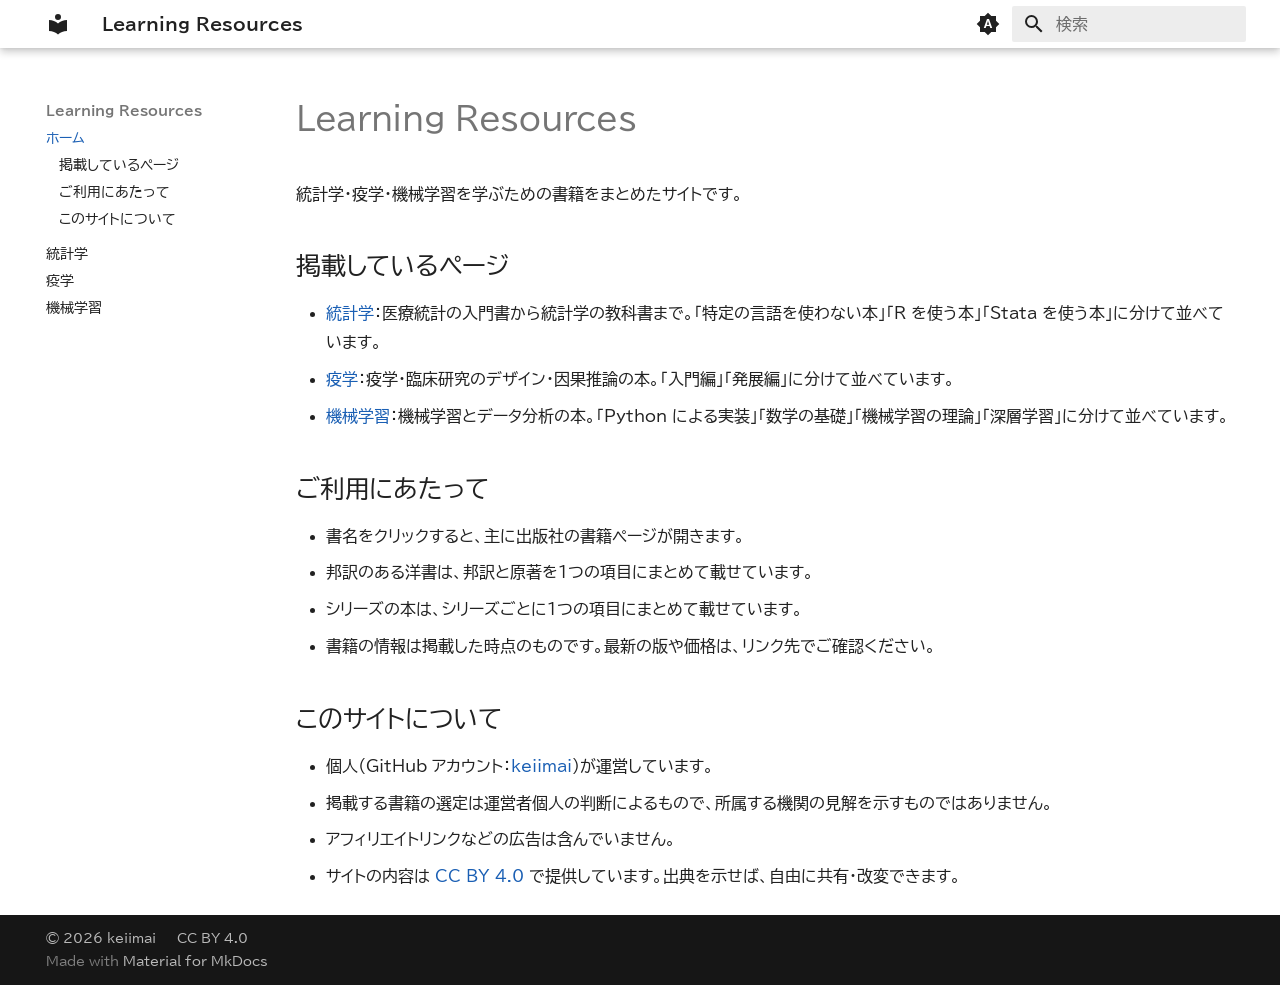
<file: index.html>
<!doctype html>
<html lang="ja" class="no-js">
  <head>
    
      <meta charset="utf-8">
      <meta name="viewport" content="width=device-width,initial-scale=1">
      
      
      
        <link rel="canonical" href="https://keiimai.github.io/learning_resources/">
      
      
      
        <link rel="next" href="statistics_books/">
      
      
        
      
      
      <link rel="icon" href="assets/images/favicon.png">
      <meta name="generator" content="mkdocs-1.6.1, mkdocs-material-9.7.7">
    
    
      
        <title>Learning Resources</title>
      
    
    
      <link rel="stylesheet" href="assets/stylesheets/main.ec1eaa64.min.css">
      
        
        <link rel="stylesheet" href="assets/stylesheets/palette.ab4e12ef.min.css">
      
      


    
    
      
    
    
      
        
        
        <link rel="preconnect" href="https://fonts.gstatic.com" crossorigin>
        <link rel="stylesheet" href="https://fonts.googleapis.com/css?family=BIZ+UDPGothic:300,300i,400,400i,700,700i%7CRoboto+Mono:400,400i,700,700i&display=fallback">
        <style>:root{--md-text-font:"BIZ UDPGothic";--md-code-font:"Roboto Mono"}</style>
      
    
    
      <link rel="stylesheet" href="stylesheets/extra.css">
    
    <script>__md_scope=new URL(".",location),__md_hash=e=>[...e].reduce(((e,_)=>(e<<5)-e+_.charCodeAt(0)),0),__md_get=(e,_=localStorage,t=__md_scope)=>JSON.parse(_.getItem(t.pathname+"."+e)),__md_set=(e,_,t=localStorage,a=__md_scope)=>{try{t.setItem(a.pathname+"."+e,JSON.stringify(_))}catch(e){}}</script>
    
      

    
    
  </head>
  
  
    
    
      
    
    
    
    
    <body dir="ltr" data-md-color-scheme="default" data-md-color-primary="indigo" data-md-color-accent="indigo">
  
    
    <input class="md-toggle" data-md-toggle="drawer" type="checkbox" id="__drawer" autocomplete="off">
    <input class="md-toggle" data-md-toggle="search" type="checkbox" id="__search" autocomplete="off">
    <label class="md-overlay" for="__drawer"></label>
    <div data-md-component="skip">
      
        
        <a href="#learning-resources" class="md-skip">
          コンテンツにスキップ
        </a>
      
    </div>
    <div data-md-component="announce">
      
    </div>
    
    
      

  

<header class="md-header md-header--shadow" data-md-component="header">
  <nav class="md-header__inner md-grid" aria-label="ヘッダー">
    <a href="." title="Learning Resources" class="md-header__button md-logo" aria-label="Learning Resources" data-md-component="logo">
      
  
  <svg xmlns="http://www.w3.org/2000/svg" viewBox="0 0 24 24"><path d="M12 8a3 3 0 0 0 3-3 3 3 0 0 0-3-3 3 3 0 0 0-3 3 3 3 0 0 0 3 3m0 3.54C9.64 9.35 6.5 8 3 8v11c3.5 0 6.64 1.35 9 3.54 2.36-2.19 5.5-3.54 9-3.54V8c-3.5 0-6.64 1.35-9 3.54"/></svg>

    </a>
    <label class="md-header__button md-icon" for="__drawer">
      
      <svg xmlns="http://www.w3.org/2000/svg" viewBox="0 0 24 24"><path d="M3 6h18v2H3zm0 5h18v2H3zm0 5h18v2H3z"/></svg>
    </label>
    <div class="md-header__title" data-md-component="header-title">
      <div class="md-header__ellipsis">
        <div class="md-header__topic">
          <span class="md-ellipsis">
            Learning Resources
          </span>
        </div>
        <div class="md-header__topic" data-md-component="header-topic">
          <span class="md-ellipsis">
            
              ホーム
            
          </span>
        </div>
      </div>
    </div>
    
      
        <form class="md-header__option" data-md-component="palette">
  
    
    
    
    <input class="md-option" data-md-color-media="(prefers-color-scheme)" data-md-color-scheme="default" data-md-color-primary="indigo" data-md-color-accent="indigo"  aria-label="白い背景に切り替え"  type="radio" name="__palette" id="__palette_0">
    
      <label class="md-header__button md-icon" title="白い背景に切り替え" for="__palette_1" hidden>
        <svg xmlns="http://www.w3.org/2000/svg" viewBox="0 0 24 24"><path d="m14.3 16-.7-2h-3.2l-.7 2H7.8L11 7h2l3.2 9zM20 8.69V4h-4.69L12 .69 8.69 4H4v4.69L.69 12 4 15.31V20h4.69L12 23.31 15.31 20H20v-4.69L23.31 12zm-9.15 3.96h2.3L12 9z"/></svg>
      </label>
    
  
    
    
    
    <input class="md-option" data-md-color-media="(prefers-color-scheme: light)" data-md-color-scheme="default" data-md-color-primary="white" data-md-color-accent="blue"  aria-label="黒い背景に切り替え"  type="radio" name="__palette" id="__palette_1">
    
      <label class="md-header__button md-icon" title="黒い背景に切り替え" for="__palette_2" hidden>
        <svg xmlns="http://www.w3.org/2000/svg" viewBox="0 0 24 24"><path d="M12 8a4 4 0 0 0-4 4 4 4 0 0 0 4 4 4 4 0 0 0 4-4 4 4 0 0 0-4-4m0 10a6 6 0 0 1-6-6 6 6 0 0 1 6-6 6 6 0 0 1 6 6 6 6 0 0 1-6 6m8-9.31V4h-4.69L12 .69 8.69 4H4v4.69L.69 12 4 15.31V20h4.69L12 23.31 15.31 20H20v-4.69L23.31 12z"/></svg>
      </label>
    
  
    
    
    
    <input class="md-option" data-md-color-media="(prefers-color-scheme: dark)" data-md-color-scheme="slate" data-md-color-primary="black" data-md-color-accent="light-blue"  aria-label="システムの設定に合わせる"  type="radio" name="__palette" id="__palette_2">
    
      <label class="md-header__button md-icon" title="システムの設定に合わせる" for="__palette_0" hidden>
        <svg xmlns="http://www.w3.org/2000/svg" viewBox="0 0 24 24"><path d="M12 18c-.89 0-1.74-.2-2.5-.55C11.56 16.5 13 14.42 13 12s-1.44-4.5-3.5-5.45C10.26 6.2 11.11 6 12 6a6 6 0 0 1 6 6 6 6 0 0 1-6 6m8-9.31V4h-4.69L12 .69 8.69 4H4v4.69L.69 12 4 15.31V20h4.69L12 23.31 15.31 20H20v-4.69L23.31 12z"/></svg>
      </label>
    
  
</form>
      
    
    
      <script>var palette=__md_get("__palette");if(palette&&palette.color){if("(prefers-color-scheme)"===palette.color.media){var media=matchMedia("(prefers-color-scheme: light)"),input=document.querySelector(media.matches?"[data-md-color-media='(prefers-color-scheme: light)']":"[data-md-color-media='(prefers-color-scheme: dark)']");palette.color.media=input.getAttribute("data-md-color-media"),palette.color.scheme=input.getAttribute("data-md-color-scheme"),palette.color.primary=input.getAttribute("data-md-color-primary"),palette.color.accent=input.getAttribute("data-md-color-accent")}for(var[key,value]of Object.entries(palette.color))document.body.setAttribute("data-md-color-"+key,value)}</script>
    
    
    
      
      
        <label class="md-header__button md-icon" for="__search">
          
          <svg xmlns="http://www.w3.org/2000/svg" viewBox="0 0 24 24"><path d="M9.5 3A6.5 6.5 0 0 1 16 9.5c0 1.61-.59 3.09-1.56 4.23l.27.27h.79l5 5-1.5 1.5-5-5v-.79l-.27-.27A6.52 6.52 0 0 1 9.5 16 6.5 6.5 0 0 1 3 9.5 6.5 6.5 0 0 1 9.5 3m0 2C7 5 5 7 5 9.5S7 14 9.5 14 14 12 14 9.5 12 5 9.5 5"/></svg>
        </label>
        <div class="md-search" data-md-component="search" role="dialog">
  <label class="md-search__overlay" for="__search"></label>
  <div class="md-search__inner" role="search">
    <form class="md-search__form" name="search">
      <input type="text" class="md-search__input" name="query" aria-label="検索" placeholder="検索" autocapitalize="off" autocorrect="off" autocomplete="off" spellcheck="false" data-md-component="search-query" required>
      <label class="md-search__icon md-icon" for="__search">
        
        <svg xmlns="http://www.w3.org/2000/svg" viewBox="0 0 24 24"><path d="M9.5 3A6.5 6.5 0 0 1 16 9.5c0 1.61-.59 3.09-1.56 4.23l.27.27h.79l5 5-1.5 1.5-5-5v-.79l-.27-.27A6.52 6.52 0 0 1 9.5 16 6.5 6.5 0 0 1 3 9.5 6.5 6.5 0 0 1 9.5 3m0 2C7 5 5 7 5 9.5S7 14 9.5 14 14 12 14 9.5 12 5 9.5 5"/></svg>
        
        <svg xmlns="http://www.w3.org/2000/svg" viewBox="0 0 24 24"><path d="M20 11v2H8l5.5 5.5-1.42 1.42L4.16 12l7.92-7.92L13.5 5.5 8 11z"/></svg>
      </label>
      <nav class="md-search__options" aria-label="検索">
        
        <button type="reset" class="md-search__icon md-icon" title="クリア" aria-label="クリア" tabindex="-1">
          
          <svg xmlns="http://www.w3.org/2000/svg" viewBox="0 0 24 24"><path d="M19 6.41 17.59 5 12 10.59 6.41 5 5 6.41 10.59 12 5 17.59 6.41 19 12 13.41 17.59 19 19 17.59 13.41 12z"/></svg>
        </button>
      </nav>
      
    </form>
    <div class="md-search__output">
      <div class="md-search__scrollwrap" tabindex="0" data-md-scrollfix>
        <div class="md-search-result" data-md-component="search-result">
          <div class="md-search-result__meta">
            検索を初期化
          </div>
          <ol class="md-search-result__list" role="presentation"></ol>
        </div>
      </div>
    </div>
  </div>
</div>
      
    
    
  </nav>
  
</header>
    
    <div class="md-container" data-md-component="container">
      
      
        
          
        
      
      <main class="md-main" data-md-component="main">
        <div class="md-main__inner md-grid">
          
            
              
              <div class="md-sidebar md-sidebar--primary" data-md-component="sidebar" data-md-type="navigation" >
                <div class="md-sidebar__scrollwrap">
                  <div class="md-sidebar__inner">
                    



  

<nav class="md-nav md-nav--primary md-nav--integrated" aria-label="ナビゲーション" data-md-level="0">
  <label class="md-nav__title" for="__drawer">
    <a href="." title="Learning Resources" class="md-nav__button md-logo" aria-label="Learning Resources" data-md-component="logo">
      
  
  <svg xmlns="http://www.w3.org/2000/svg" viewBox="0 0 24 24"><path d="M12 8a3 3 0 0 0 3-3 3 3 0 0 0-3-3 3 3 0 0 0-3 3 3 3 0 0 0 3 3m0 3.54C9.64 9.35 6.5 8 3 8v11c3.5 0 6.64 1.35 9 3.54 2.36-2.19 5.5-3.54 9-3.54V8c-3.5 0-6.64 1.35-9 3.54"/></svg>

    </a>
    Learning Resources
  </label>
  
  <ul class="md-nav__list" data-md-scrollfix>
    
      
      
  
  
    
  
  
  
    <li class="md-nav__item md-nav__item--active">
      
      <input class="md-nav__toggle md-toggle" type="checkbox" id="__toc">
      
      
        
      
      
        <label class="md-nav__link md-nav__link--active" for="__toc">
          
  
  
  <span class="md-ellipsis">
    
  
    ホーム
  

    
  </span>
  
  

          <span class="md-nav__icon md-icon"></span>
        </label>
      
      <a href="." class="md-nav__link md-nav__link--active">
        
  
  
  <span class="md-ellipsis">
    
  
    ホーム
  

    
  </span>
  
  

      </a>
      
        

<nav class="md-nav md-nav--secondary" aria-label="目次">
  
  
  
    
  
  
    <label class="md-nav__title" for="__toc">
      <span class="md-nav__icon md-icon"></span>
      目次
    </label>
    <ul class="md-nav__list" data-md-component="toc" data-md-scrollfix>
      
        <li class="md-nav__item">
  <a href="#_1" class="md-nav__link">
    <span class="md-ellipsis">
      
        掲載しているページ
      
    </span>
  </a>
  
</li>
      
        <li class="md-nav__item">
  <a href="#_2" class="md-nav__link">
    <span class="md-ellipsis">
      
        ご利用にあたって
      
    </span>
  </a>
  
</li>
      
        <li class="md-nav__item">
  <a href="#_3" class="md-nav__link">
    <span class="md-ellipsis">
      
        このサイトについて
      
    </span>
  </a>
  
</li>
      
    </ul>
  
</nav>
      
    </li>
  

    
      
      
  
  
  
  
    <li class="md-nav__item">
      <a href="statistics_books/" class="md-nav__link">
        
  
  
  <span class="md-ellipsis">
    
  
    統計学
  

    
  </span>
  
  

      </a>
    </li>
  

    
      
      
  
  
  
  
    <li class="md-nav__item">
      <a href="epidemiology_books/" class="md-nav__link">
        
  
  
  <span class="md-ellipsis">
    
  
    疫学
  

    
  </span>
  
  

      </a>
    </li>
  

    
      
      
  
  
  
  
    <li class="md-nav__item">
      <a href="machine_learning_books/" class="md-nav__link">
        
  
  
  <span class="md-ellipsis">
    
  
    機械学習
  

    
  </span>
  
  

      </a>
    </li>
  

    
  </ul>
</nav>
                  </div>
                </div>
              </div>
            
            
          
          
            <div class="md-content" data-md-component="content">
              
              <article class="md-content__inner md-typeset">
                
                  



<h1 id="learning-resources">Learning Resources</h1>
<p>統計学・疫学・機械学習を学ぶための書籍をまとめたサイトです。</p>
<h2 id="_1">掲載しているページ</h2>
<ul>
<li><a href="statistics_books/">統計学</a>：医療統計の入門書から統計学の教科書まで。「特定の言語を使わない本」「R を使う本」「Stata を使う本」に分けて並べています。</li>
<li><a href="epidemiology_books/">疫学</a>：疫学・臨床研究のデザイン・因果推論の本。「入門編」「発展編」に分けて並べています。</li>
<li><a href="machine_learning_books/">機械学習</a>：機械学習とデータ分析の本。「Python による実装」「数学の基礎」「機械学習の理論」「深層学習」に分けて並べています。</li>
</ul>
<h2 id="_2">ご利用にあたって</h2>
<ul>
<li>書名をクリックすると、主に出版社の書籍ページが開きます。</li>
<li>邦訳のある洋書は、邦訳と原著を1つの項目にまとめて載せています。</li>
<li>シリーズの本は、シリーズごとに1つの項目にまとめて載せています。</li>
<li>書籍の情報は掲載した時点のものです。最新の版や価格は、リンク先でご確認ください。</li>
</ul>
<h2 id="_3">このサイトについて</h2>
<ul>
<li>個人（GitHub アカウント：<a href="https://github.com/keiimai">keiimai</a>）が運営しています。</li>
<li>掲載する書籍の選定は運営者個人の判断によるもので、所属する機関の見解を示すものではありません。</li>
<li>アフィリエイトリンクなどの広告は含んでいません。</li>
<li>サイトの内容は <a href="https://creativecommons.org/licenses/by/4.0/deed.ja">CC BY 4.0</a> で提供しています。出典を示せば、自由に共有・改変できます。</li>
</ul>












                
              </article>
            </div>
          
          
<script>var target=document.getElementById(location.hash.slice(1));target&&target.name&&(target.checked=target.name.startsWith("__tabbed_"))</script>
        </div>
        
      </main>
      
        <footer class="md-footer">
  
  <div class="md-footer-meta md-typeset">
    <div class="md-footer-meta__inner md-grid">
      <div class="md-copyright">
  
    <div class="md-copyright__highlight">
      &copy; 2026 keiimai — <a href="https://creativecommons.org/licenses/by/4.0/deed.ja">CC BY 4.0</a>
    </div>
  
  
    Made with
    <a href="https://squidfunk.github.io/mkdocs-material/" target="_blank" rel="noopener">
      Material for MkDocs
    </a>
  
</div>
      
    </div>
  </div>
</footer>
      
    </div>
    <div class="md-dialog" data-md-component="dialog">
      <div class="md-dialog__inner md-typeset"></div>
    </div>
    
    
    
      
      
      <script id="__config" type="application/json">{"annotate": null, "base": ".", "features": ["toc.integrate"], "search": "assets/javascripts/workers/search.2c215733.min.js", "tags": null, "translations": {"clipboard.copied": "\u30b3\u30d4\u30fc\u3057\u307e\u3057\u305f", "clipboard.copy": "\u30af\u30ea\u30c3\u30d7\u30dc\u30fc\u30c9\u3078\u30b3\u30d4\u30fc", "search.result.more.one": "\u3053\u306e\u30da\u30fc\u30b8\u5185\u306b\u3082\u30461\u4ef6\u898b\u3064\u304b\u308a\u307e\u3057\u305f", "search.result.more.other": "\u3053\u306e\u30da\u30fc\u30b8\u5185\u306b\u3042\u3068#\u4ef6\u898b\u3064\u304b\u308a\u307e\u3057\u305f", "search.result.none": "\u4f55\u3082\u898b\u3064\u304b\u308a\u307e\u305b\u3093\u3067\u3057\u305f", "search.result.one": "1\u4ef6\u898b\u3064\u304b\u308a\u307e\u3057\u305f", "search.result.other": "#\u4ef6\u898b\u3064\u304b\u308a\u307e\u3057\u305f", "search.result.placeholder": "\u691c\u7d22\u30ad\u30fc\u30ef\u30fc\u30c9\u3092\u5165\u529b\u3057\u3066\u304f\u3060\u3055\u3044", "search.result.term.missing": "\u691c\u7d22\u306b\u542b\u307e\u308c\u306a\u3044", "select.version": "\u30d0\u30fc\u30b8\u30e7\u30f3\u5207\u308a\u66ff\u3048"}, "version": null}</script>
    
    
      <script src="assets/javascripts/bundle.d7400e89.min.js"></script>
      
    
  </body>
</html>
</file>
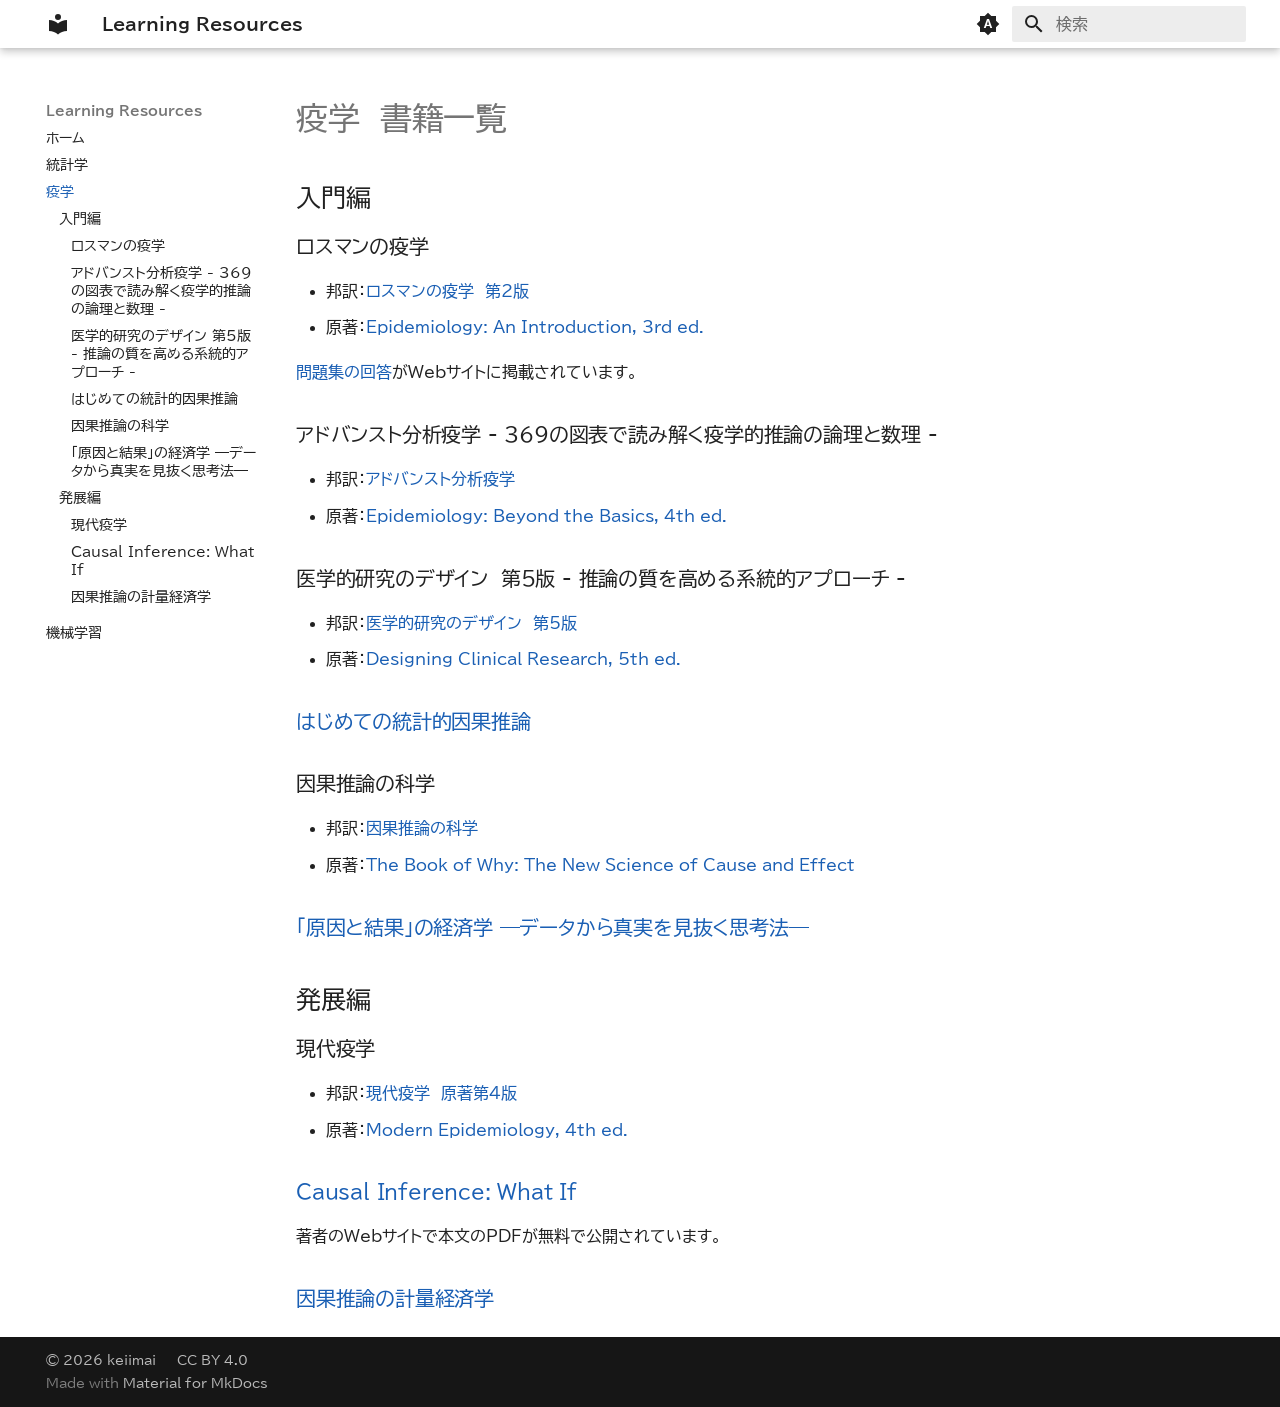
<file: epidemiology_books/index.html>
<!doctype html>
<html lang="ja" class="no-js">
  <head>
    
      <meta charset="utf-8">
      <meta name="viewport" content="width=device-width,initial-scale=1">
      
      
      
        <link rel="canonical" href="https://keiimai.github.io/learning_resources/epidemiology_books/">
      
      
        <link rel="prev" href="../statistics_books/">
      
      
        <link rel="next" href="../machine_learning_books/">
      
      
        
      
      
      <link rel="icon" href="../assets/images/favicon.png">
      <meta name="generator" content="mkdocs-1.6.1, mkdocs-material-9.7.7">
    
    
      
        <title>疫学 - Learning Resources</title>
      
    
    
      <link rel="stylesheet" href="../assets/stylesheets/main.ec1eaa64.min.css">
      
        
        <link rel="stylesheet" href="../assets/stylesheets/palette.ab4e12ef.min.css">
      
      


    
    
      
    
    
      
        
        
        <link rel="preconnect" href="https://fonts.gstatic.com" crossorigin>
        <link rel="stylesheet" href="https://fonts.googleapis.com/css?family=BIZ+UDPGothic:300,300i,400,400i,700,700i%7CRoboto+Mono:400,400i,700,700i&display=fallback">
        <style>:root{--md-text-font:"BIZ UDPGothic";--md-code-font:"Roboto Mono"}</style>
      
    
    
      <link rel="stylesheet" href="../stylesheets/extra.css">
    
    <script>__md_scope=new URL("..",location),__md_hash=e=>[...e].reduce(((e,_)=>(e<<5)-e+_.charCodeAt(0)),0),__md_get=(e,_=localStorage,t=__md_scope)=>JSON.parse(_.getItem(t.pathname+"."+e)),__md_set=(e,_,t=localStorage,a=__md_scope)=>{try{t.setItem(a.pathname+"."+e,JSON.stringify(_))}catch(e){}}</script>
    
      

    
    
  </head>
  
  
    
    
      
    
    
    
    
    <body dir="ltr" data-md-color-scheme="default" data-md-color-primary="indigo" data-md-color-accent="indigo">
  
    
    <input class="md-toggle" data-md-toggle="drawer" type="checkbox" id="__drawer" autocomplete="off">
    <input class="md-toggle" data-md-toggle="search" type="checkbox" id="__search" autocomplete="off">
    <label class="md-overlay" for="__drawer"></label>
    <div data-md-component="skip">
      
        
        <a href="#_1" class="md-skip">
          コンテンツにスキップ
        </a>
      
    </div>
    <div data-md-component="announce">
      
    </div>
    
    
      

  

<header class="md-header md-header--shadow" data-md-component="header">
  <nav class="md-header__inner md-grid" aria-label="ヘッダー">
    <a href=".." title="Learning Resources" class="md-header__button md-logo" aria-label="Learning Resources" data-md-component="logo">
      
  
  <svg xmlns="http://www.w3.org/2000/svg" viewBox="0 0 24 24"><path d="M12 8a3 3 0 0 0 3-3 3 3 0 0 0-3-3 3 3 0 0 0-3 3 3 3 0 0 0 3 3m0 3.54C9.64 9.35 6.5 8 3 8v11c3.5 0 6.64 1.35 9 3.54 2.36-2.19 5.5-3.54 9-3.54V8c-3.5 0-6.64 1.35-9 3.54"/></svg>

    </a>
    <label class="md-header__button md-icon" for="__drawer">
      
      <svg xmlns="http://www.w3.org/2000/svg" viewBox="0 0 24 24"><path d="M3 6h18v2H3zm0 5h18v2H3zm0 5h18v2H3z"/></svg>
    </label>
    <div class="md-header__title" data-md-component="header-title">
      <div class="md-header__ellipsis">
        <div class="md-header__topic">
          <span class="md-ellipsis">
            Learning Resources
          </span>
        </div>
        <div class="md-header__topic" data-md-component="header-topic">
          <span class="md-ellipsis">
            
              疫学
            
          </span>
        </div>
      </div>
    </div>
    
      
        <form class="md-header__option" data-md-component="palette">
  
    
    
    
    <input class="md-option" data-md-color-media="(prefers-color-scheme)" data-md-color-scheme="default" data-md-color-primary="indigo" data-md-color-accent="indigo"  aria-label="白い背景に切り替え"  type="radio" name="__palette" id="__palette_0">
    
      <label class="md-header__button md-icon" title="白い背景に切り替え" for="__palette_1" hidden>
        <svg xmlns="http://www.w3.org/2000/svg" viewBox="0 0 24 24"><path d="m14.3 16-.7-2h-3.2l-.7 2H7.8L11 7h2l3.2 9zM20 8.69V4h-4.69L12 .69 8.69 4H4v4.69L.69 12 4 15.31V20h4.69L12 23.31 15.31 20H20v-4.69L23.31 12zm-9.15 3.96h2.3L12 9z"/></svg>
      </label>
    
  
    
    
    
    <input class="md-option" data-md-color-media="(prefers-color-scheme: light)" data-md-color-scheme="default" data-md-color-primary="white" data-md-color-accent="blue"  aria-label="黒い背景に切り替え"  type="radio" name="__palette" id="__palette_1">
    
      <label class="md-header__button md-icon" title="黒い背景に切り替え" for="__palette_2" hidden>
        <svg xmlns="http://www.w3.org/2000/svg" viewBox="0 0 24 24"><path d="M12 8a4 4 0 0 0-4 4 4 4 0 0 0 4 4 4 4 0 0 0 4-4 4 4 0 0 0-4-4m0 10a6 6 0 0 1-6-6 6 6 0 0 1 6-6 6 6 0 0 1 6 6 6 6 0 0 1-6 6m8-9.31V4h-4.69L12 .69 8.69 4H4v4.69L.69 12 4 15.31V20h4.69L12 23.31 15.31 20H20v-4.69L23.31 12z"/></svg>
      </label>
    
  
    
    
    
    <input class="md-option" data-md-color-media="(prefers-color-scheme: dark)" data-md-color-scheme="slate" data-md-color-primary="black" data-md-color-accent="light-blue"  aria-label="システムの設定に合わせる"  type="radio" name="__palette" id="__palette_2">
    
      <label class="md-header__button md-icon" title="システムの設定に合わせる" for="__palette_0" hidden>
        <svg xmlns="http://www.w3.org/2000/svg" viewBox="0 0 24 24"><path d="M12 18c-.89 0-1.74-.2-2.5-.55C11.56 16.5 13 14.42 13 12s-1.44-4.5-3.5-5.45C10.26 6.2 11.11 6 12 6a6 6 0 0 1 6 6 6 6 0 0 1-6 6m8-9.31V4h-4.69L12 .69 8.69 4H4v4.69L.69 12 4 15.31V20h4.69L12 23.31 15.31 20H20v-4.69L23.31 12z"/></svg>
      </label>
    
  
</form>
      
    
    
      <script>var palette=__md_get("__palette");if(palette&&palette.color){if("(prefers-color-scheme)"===palette.color.media){var media=matchMedia("(prefers-color-scheme: light)"),input=document.querySelector(media.matches?"[data-md-color-media='(prefers-color-scheme: light)']":"[data-md-color-media='(prefers-color-scheme: dark)']");palette.color.media=input.getAttribute("data-md-color-media"),palette.color.scheme=input.getAttribute("data-md-color-scheme"),palette.color.primary=input.getAttribute("data-md-color-primary"),palette.color.accent=input.getAttribute("data-md-color-accent")}for(var[key,value]of Object.entries(palette.color))document.body.setAttribute("data-md-color-"+key,value)}</script>
    
    
    
      
      
        <label class="md-header__button md-icon" for="__search">
          
          <svg xmlns="http://www.w3.org/2000/svg" viewBox="0 0 24 24"><path d="M9.5 3A6.5 6.5 0 0 1 16 9.5c0 1.61-.59 3.09-1.56 4.23l.27.27h.79l5 5-1.5 1.5-5-5v-.79l-.27-.27A6.52 6.52 0 0 1 9.5 16 6.5 6.5 0 0 1 3 9.5 6.5 6.5 0 0 1 9.5 3m0 2C7 5 5 7 5 9.5S7 14 9.5 14 14 12 14 9.5 12 5 9.5 5"/></svg>
        </label>
        <div class="md-search" data-md-component="search" role="dialog">
  <label class="md-search__overlay" for="__search"></label>
  <div class="md-search__inner" role="search">
    <form class="md-search__form" name="search">
      <input type="text" class="md-search__input" name="query" aria-label="検索" placeholder="検索" autocapitalize="off" autocorrect="off" autocomplete="off" spellcheck="false" data-md-component="search-query" required>
      <label class="md-search__icon md-icon" for="__search">
        
        <svg xmlns="http://www.w3.org/2000/svg" viewBox="0 0 24 24"><path d="M9.5 3A6.5 6.5 0 0 1 16 9.5c0 1.61-.59 3.09-1.56 4.23l.27.27h.79l5 5-1.5 1.5-5-5v-.79l-.27-.27A6.52 6.52 0 0 1 9.5 16 6.5 6.5 0 0 1 3 9.5 6.5 6.5 0 0 1 9.5 3m0 2C7 5 5 7 5 9.5S7 14 9.5 14 14 12 14 9.5 12 5 9.5 5"/></svg>
        
        <svg xmlns="http://www.w3.org/2000/svg" viewBox="0 0 24 24"><path d="M20 11v2H8l5.5 5.5-1.42 1.42L4.16 12l7.92-7.92L13.5 5.5 8 11z"/></svg>
      </label>
      <nav class="md-search__options" aria-label="検索">
        
        <button type="reset" class="md-search__icon md-icon" title="クリア" aria-label="クリア" tabindex="-1">
          
          <svg xmlns="http://www.w3.org/2000/svg" viewBox="0 0 24 24"><path d="M19 6.41 17.59 5 12 10.59 6.41 5 5 6.41 10.59 12 5 17.59 6.41 19 12 13.41 17.59 19 19 17.59 13.41 12z"/></svg>
        </button>
      </nav>
      
    </form>
    <div class="md-search__output">
      <div class="md-search__scrollwrap" tabindex="0" data-md-scrollfix>
        <div class="md-search-result" data-md-component="search-result">
          <div class="md-search-result__meta">
            検索を初期化
          </div>
          <ol class="md-search-result__list" role="presentation"></ol>
        </div>
      </div>
    </div>
  </div>
</div>
      
    
    
  </nav>
  
</header>
    
    <div class="md-container" data-md-component="container">
      
      
        
          
        
      
      <main class="md-main" data-md-component="main">
        <div class="md-main__inner md-grid">
          
            
              
              <div class="md-sidebar md-sidebar--primary" data-md-component="sidebar" data-md-type="navigation" >
                <div class="md-sidebar__scrollwrap">
                  <div class="md-sidebar__inner">
                    



  

<nav class="md-nav md-nav--primary md-nav--integrated" aria-label="ナビゲーション" data-md-level="0">
  <label class="md-nav__title" for="__drawer">
    <a href=".." title="Learning Resources" class="md-nav__button md-logo" aria-label="Learning Resources" data-md-component="logo">
      
  
  <svg xmlns="http://www.w3.org/2000/svg" viewBox="0 0 24 24"><path d="M12 8a3 3 0 0 0 3-3 3 3 0 0 0-3-3 3 3 0 0 0-3 3 3 3 0 0 0 3 3m0 3.54C9.64 9.35 6.5 8 3 8v11c3.5 0 6.64 1.35 9 3.54 2.36-2.19 5.5-3.54 9-3.54V8c-3.5 0-6.64 1.35-9 3.54"/></svg>

    </a>
    Learning Resources
  </label>
  
  <ul class="md-nav__list" data-md-scrollfix>
    
      
      
  
  
  
  
    <li class="md-nav__item">
      <a href=".." class="md-nav__link">
        
  
  
  <span class="md-ellipsis">
    
  
    ホーム
  

    
  </span>
  
  

      </a>
    </li>
  

    
      
      
  
  
  
  
    <li class="md-nav__item">
      <a href="../statistics_books/" class="md-nav__link">
        
  
  
  <span class="md-ellipsis">
    
  
    統計学
  

    
  </span>
  
  

      </a>
    </li>
  

    
      
      
  
  
    
  
  
  
    <li class="md-nav__item md-nav__item--active">
      
      <input class="md-nav__toggle md-toggle" type="checkbox" id="__toc">
      
      
        
      
      
        <label class="md-nav__link md-nav__link--active" for="__toc">
          
  
  
  <span class="md-ellipsis">
    
  
    疫学
  

    
  </span>
  
  

          <span class="md-nav__icon md-icon"></span>
        </label>
      
      <a href="./" class="md-nav__link md-nav__link--active">
        
  
  
  <span class="md-ellipsis">
    
  
    疫学
  

    
  </span>
  
  

      </a>
      
        

<nav class="md-nav md-nav--secondary" aria-label="目次">
  
  
  
    
  
  
    <label class="md-nav__title" for="__toc">
      <span class="md-nav__icon md-icon"></span>
      目次
    </label>
    <ul class="md-nav__list" data-md-component="toc" data-md-scrollfix>
      
        <li class="md-nav__item">
  <a href="#_2" class="md-nav__link">
    <span class="md-ellipsis">
      
        入門編
      
    </span>
  </a>
  
    <nav class="md-nav" aria-label="入門編">
      <ul class="md-nav__list">
        
          <li class="md-nav__item">
  <a href="#_3" class="md-nav__link">
    <span class="md-ellipsis">
      
        ロスマンの疫学
      
    </span>
  </a>
  
</li>
        
          <li class="md-nav__item">
  <a href="#-369-" class="md-nav__link">
    <span class="md-ellipsis">
      
        アドバンスト分析疫学 - 369の図表で読み解く疫学的推論の論理と数理 -
      
    </span>
  </a>
  
</li>
        
          <li class="md-nav__item">
  <a href="#5-" class="md-nav__link">
    <span class="md-ellipsis">
      
        医学的研究のデザイン 第5版 - 推論の質を高める系統的アプローチ -
      
    </span>
  </a>
  
</li>
        
          <li class="md-nav__item">
  <a href="#_4" class="md-nav__link">
    <span class="md-ellipsis">
      
        はじめての統計的因果推論
      
    </span>
  </a>
  
</li>
        
          <li class="md-nav__item">
  <a href="#_5" class="md-nav__link">
    <span class="md-ellipsis">
      
        因果推論の科学
      
    </span>
  </a>
  
</li>
        
          <li class="md-nav__item">
  <a href="#_6" class="md-nav__link">
    <span class="md-ellipsis">
      
        「原因と結果」の経済学 ―データから真実を見抜く思考法―
      
    </span>
  </a>
  
</li>
        
      </ul>
    </nav>
  
</li>
      
        <li class="md-nav__item">
  <a href="#_7" class="md-nav__link">
    <span class="md-ellipsis">
      
        発展編
      
    </span>
  </a>
  
    <nav class="md-nav" aria-label="発展編">
      <ul class="md-nav__list">
        
          <li class="md-nav__item">
  <a href="#_8" class="md-nav__link">
    <span class="md-ellipsis">
      
        現代疫学
      
    </span>
  </a>
  
</li>
        
          <li class="md-nav__item">
  <a href="#causal-inference-what-if" class="md-nav__link">
    <span class="md-ellipsis">
      
        Causal Inference: What If
      
    </span>
  </a>
  
</li>
        
          <li class="md-nav__item">
  <a href="#_9" class="md-nav__link">
    <span class="md-ellipsis">
      
        因果推論の計量経済学
      
    </span>
  </a>
  
</li>
        
      </ul>
    </nav>
  
</li>
      
    </ul>
  
</nav>
      
    </li>
  

    
      
      
  
  
  
  
    <li class="md-nav__item">
      <a href="../machine_learning_books/" class="md-nav__link">
        
  
  
  <span class="md-ellipsis">
    
  
    機械学習
  

    
  </span>
  
  

      </a>
    </li>
  

    
  </ul>
</nav>
                  </div>
                </div>
              </div>
            
            
          
          
            <div class="md-content" data-md-component="content">
              
              <article class="md-content__inner md-typeset">
                
                  



<h1 id="_1">疫学　書籍一覧</h1>
<h2 id="_2">入門編</h2>
<h3 id="_3">ロスマンの疫学</h3>
<ul>
<li>邦訳：<a href="https://shinoharashinsha.co.jp/?page_id=3534">ロスマンの疫学　第2版</a></li>
<li>原著：<a href="https://academic.oup.com/book/58923">Epidemiology: An Introduction, 3rd ed.</a></li>
</ul>
<p><a href="https://global.oup.com/us/companion.websites/9780199754557/questions/">問題集の回答</a>がWebサイトに掲載されています。</p>
<h3 id="-369-">アドバンスト分析疫学 - 369の図表で読み解く疫学的推論の論理と数理 -</h3>
<ul>
<li>邦訳：<a href="https://www.medsi.co.jp/products/detail/3742">アドバンスト分析疫学</a></li>
<li>原著：<a href="https://www.jblearning.com/catalog/productdetails/9781284116595">Epidemiology: Beyond the Basics, 4th ed.</a></li>
</ul>
<h3 id="5-">医学的研究のデザイン　第5版 - 推論の質を高める系統的アプローチ -</h3>
<ul>
<li>邦訳：<a href="https://www.medsi.co.jp/products/detail/3987">医学的研究のデザイン　第5版</a></li>
<li>原著：<a href="https://www.nankodo.co.jp/g/g9781975174408/">Designing Clinical Research, 5th ed.</a></li>
</ul>
<h3 id="_4"><a href="https://www.iwanami.co.jp/book/b639904.html">はじめての統計的因果推論</a></h3>
<h3 id="_5">因果推論の科学</h3>
<ul>
<li>邦訳：<a href="https://www.kinokuniya.co.jp/f/dsg-01-9784163915968">因果推論の科学</a></li>
<li>原著：<a href="https://www.kinokuniya.co.jp/f/dsg-02-9780141982410">The Book of Why: The New Science of Cause and Effect</a></li>
</ul>
<h3 id="_6"><a href="https://www.diamond.co.jp/book/9784478039472.html">「原因と結果」の経済学 ―データから真実を見抜く思考法―</a></h3>
<h2 id="_7">発展編</h2>
<h3 id="_8">現代疫学</h3>
<ul>
<li>邦訳：<a href="https://www.gakujutsu.co.jp/product/978-4-7806-1245-5/">現代疫学　原著第4版</a></li>
<li>原著：<a href="https://www.nankodo.co.jp/g/g9781451193282/">Modern Epidemiology, 4th ed.</a></li>
</ul>
<h3 id="causal-inference-what-if"><a href="https://miguelhernan.org/whatifbook">Causal Inference: What If</a></h3>
<p>著者のWebサイトで本文のPDFが無料で公開されています。</p>
<h3 id="_9"><a href="https://www.nippyo.co.jp/shop/book/9359.html">因果推論の計量経済学</a></h3>












                
              </article>
            </div>
          
          
<script>var target=document.getElementById(location.hash.slice(1));target&&target.name&&(target.checked=target.name.startsWith("__tabbed_"))</script>
        </div>
        
      </main>
      
        <footer class="md-footer">
  
  <div class="md-footer-meta md-typeset">
    <div class="md-footer-meta__inner md-grid">
      <div class="md-copyright">
  
    <div class="md-copyright__highlight">
      &copy; 2026 keiimai — <a href="https://creativecommons.org/licenses/by/4.0/deed.ja">CC BY 4.0</a>
    </div>
  
  
    Made with
    <a href="https://squidfunk.github.io/mkdocs-material/" target="_blank" rel="noopener">
      Material for MkDocs
    </a>
  
</div>
      
    </div>
  </div>
</footer>
      
    </div>
    <div class="md-dialog" data-md-component="dialog">
      <div class="md-dialog__inner md-typeset"></div>
    </div>
    
    
    
      
      
      <script id="__config" type="application/json">{"annotate": null, "base": "..", "features": ["toc.integrate"], "search": "../assets/javascripts/workers/search.2c215733.min.js", "tags": null, "translations": {"clipboard.copied": "\u30b3\u30d4\u30fc\u3057\u307e\u3057\u305f", "clipboard.copy": "\u30af\u30ea\u30c3\u30d7\u30dc\u30fc\u30c9\u3078\u30b3\u30d4\u30fc", "search.result.more.one": "\u3053\u306e\u30da\u30fc\u30b8\u5185\u306b\u3082\u30461\u4ef6\u898b\u3064\u304b\u308a\u307e\u3057\u305f", "search.result.more.other": "\u3053\u306e\u30da\u30fc\u30b8\u5185\u306b\u3042\u3068#\u4ef6\u898b\u3064\u304b\u308a\u307e\u3057\u305f", "search.result.none": "\u4f55\u3082\u898b\u3064\u304b\u308a\u307e\u305b\u3093\u3067\u3057\u305f", "search.result.one": "1\u4ef6\u898b\u3064\u304b\u308a\u307e\u3057\u305f", "search.result.other": "#\u4ef6\u898b\u3064\u304b\u308a\u307e\u3057\u305f", "search.result.placeholder": "\u691c\u7d22\u30ad\u30fc\u30ef\u30fc\u30c9\u3092\u5165\u529b\u3057\u3066\u304f\u3060\u3055\u3044", "search.result.term.missing": "\u691c\u7d22\u306b\u542b\u307e\u308c\u306a\u3044", "select.version": "\u30d0\u30fc\u30b8\u30e7\u30f3\u5207\u308a\u66ff\u3048"}, "version": null}</script>
    
    
      <script src="../assets/javascripts/bundle.d7400e89.min.js"></script>
      
    
  </body>
</html>
</file>
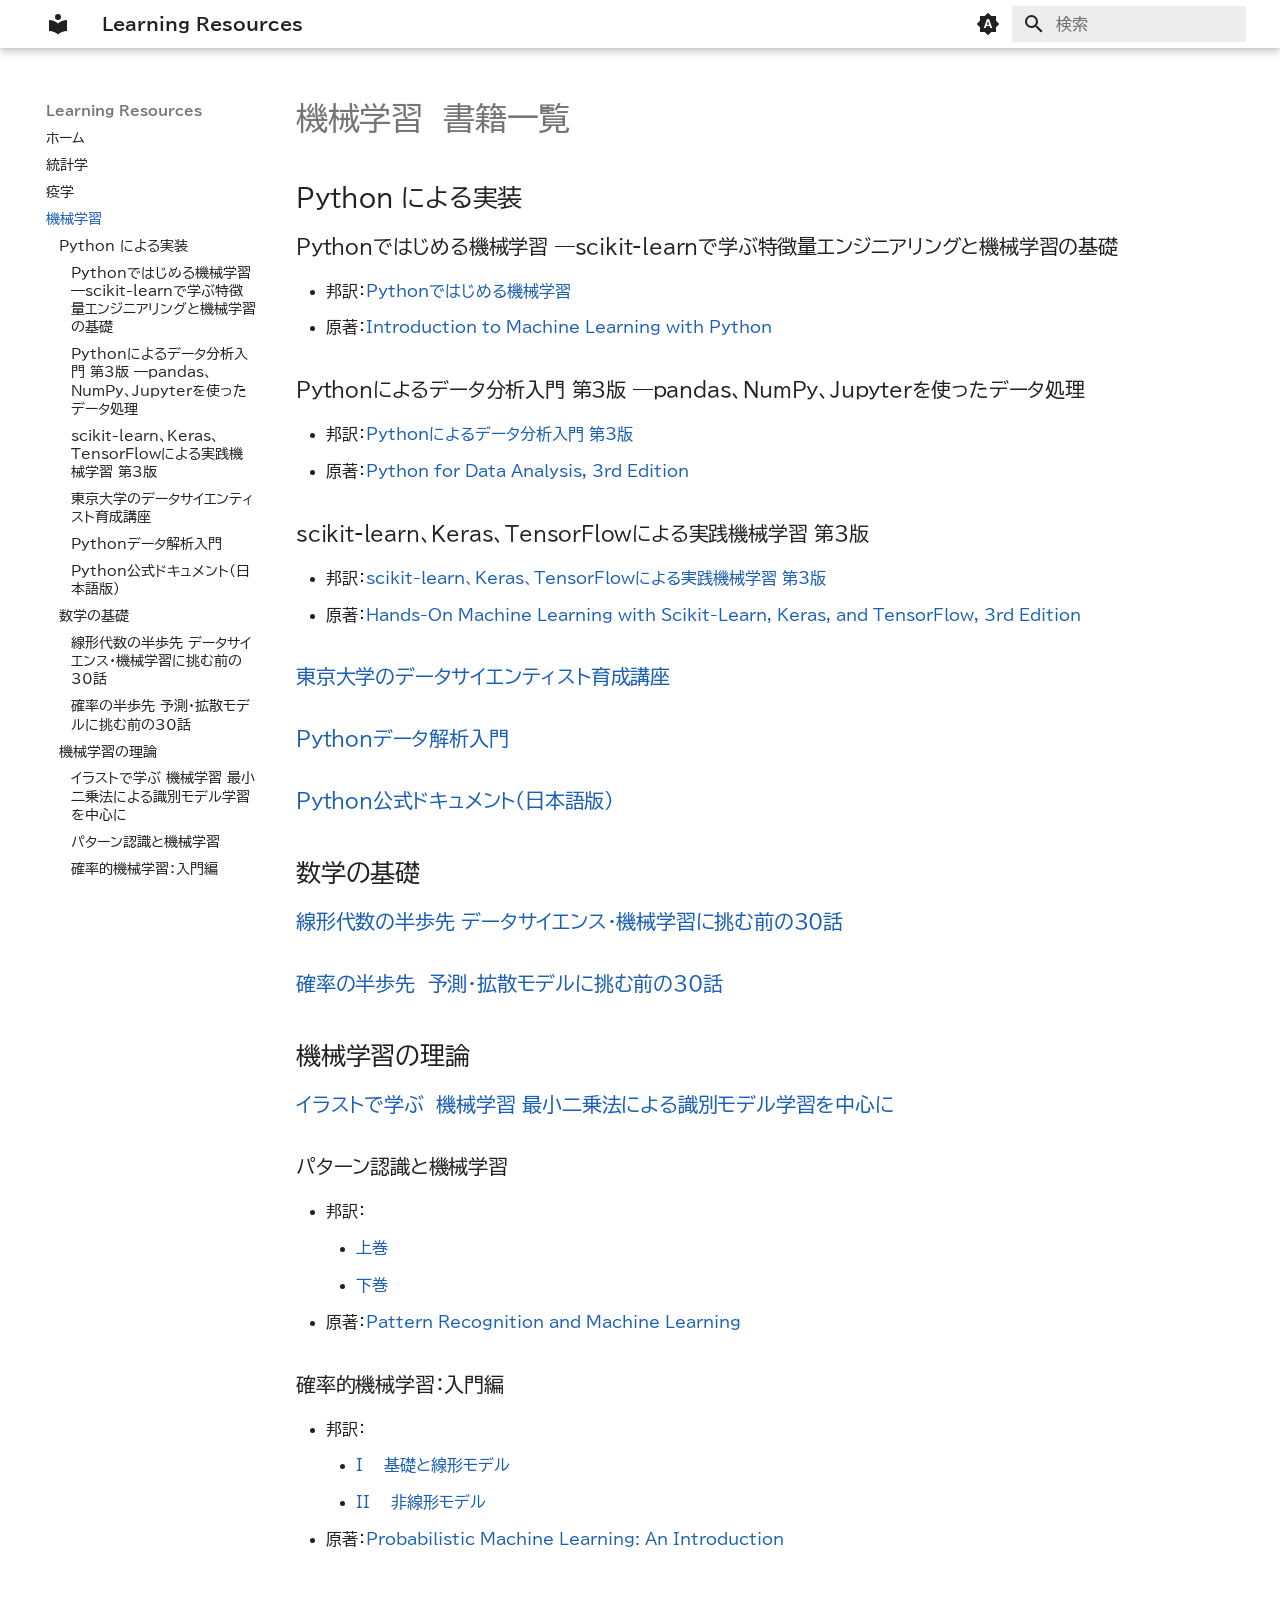
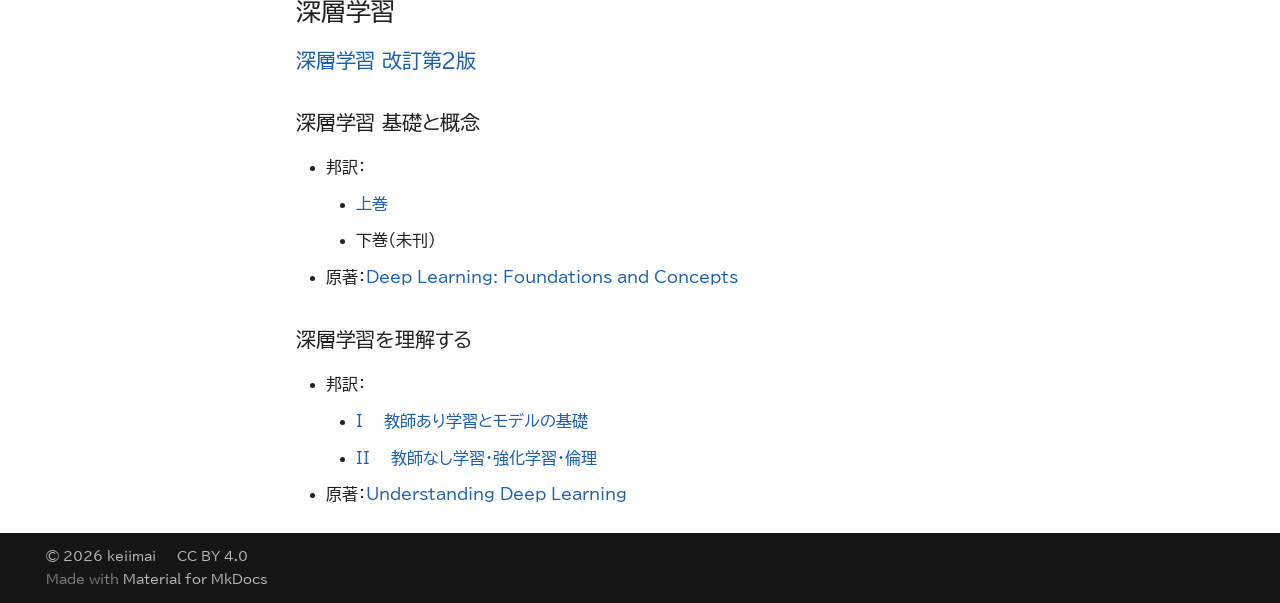
<file: machine_learning_books/index.html>
<!doctype html>
<html lang="ja" class="no-js">
  <head>
    
      <meta charset="utf-8">
      <meta name="viewport" content="width=device-width,initial-scale=1">
      
      
      
        <link rel="canonical" href="https://keiimai.github.io/learning_resources/machine_learning_books/">
      
      
        <link rel="prev" href="../epidemiology_books/">
      
      
      
        
      
      
      <link rel="icon" href="../assets/images/favicon.png">
      <meta name="generator" content="mkdocs-1.6.1, mkdocs-material-9.7.7">
    
    
      
        <title>機械学習 - Learning Resources</title>
      
    
    
      <link rel="stylesheet" href="../assets/stylesheets/main.ec1eaa64.min.css">
      
        
        <link rel="stylesheet" href="../assets/stylesheets/palette.ab4e12ef.min.css">
      
      


    
    
      
    
    
      
        
        
        <link rel="preconnect" href="https://fonts.gstatic.com" crossorigin>
        <link rel="stylesheet" href="https://fonts.googleapis.com/css?family=BIZ+UDPGothic:300,300i,400,400i,700,700i%7CRoboto+Mono:400,400i,700,700i&display=fallback">
        <style>:root{--md-text-font:"BIZ UDPGothic";--md-code-font:"Roboto Mono"}</style>
      
    
    
      <link rel="stylesheet" href="../stylesheets/extra.css">
    
    <script>__md_scope=new URL("..",location),__md_hash=e=>[...e].reduce(((e,_)=>(e<<5)-e+_.charCodeAt(0)),0),__md_get=(e,_=localStorage,t=__md_scope)=>JSON.parse(_.getItem(t.pathname+"."+e)),__md_set=(e,_,t=localStorage,a=__md_scope)=>{try{t.setItem(a.pathname+"."+e,JSON.stringify(_))}catch(e){}}</script>
    
      

    
    
  </head>
  
  
    
    
      
    
    
    
    
    <body dir="ltr" data-md-color-scheme="default" data-md-color-primary="indigo" data-md-color-accent="indigo">
  
    
    <input class="md-toggle" data-md-toggle="drawer" type="checkbox" id="__drawer" autocomplete="off">
    <input class="md-toggle" data-md-toggle="search" type="checkbox" id="__search" autocomplete="off">
    <label class="md-overlay" for="__drawer"></label>
    <div data-md-component="skip">
      
        
        <a href="#_1" class="md-skip">
          コンテンツにスキップ
        </a>
      
    </div>
    <div data-md-component="announce">
      
    </div>
    
    
      

  

<header class="md-header md-header--shadow" data-md-component="header">
  <nav class="md-header__inner md-grid" aria-label="ヘッダー">
    <a href=".." title="Learning Resources" class="md-header__button md-logo" aria-label="Learning Resources" data-md-component="logo">
      
  
  <svg xmlns="http://www.w3.org/2000/svg" viewBox="0 0 24 24"><path d="M12 8a3 3 0 0 0 3-3 3 3 0 0 0-3-3 3 3 0 0 0-3 3 3 3 0 0 0 3 3m0 3.54C9.64 9.35 6.5 8 3 8v11c3.5 0 6.64 1.35 9 3.54 2.36-2.19 5.5-3.54 9-3.54V8c-3.5 0-6.64 1.35-9 3.54"/></svg>

    </a>
    <label class="md-header__button md-icon" for="__drawer">
      
      <svg xmlns="http://www.w3.org/2000/svg" viewBox="0 0 24 24"><path d="M3 6h18v2H3zm0 5h18v2H3zm0 5h18v2H3z"/></svg>
    </label>
    <div class="md-header__title" data-md-component="header-title">
      <div class="md-header__ellipsis">
        <div class="md-header__topic">
          <span class="md-ellipsis">
            Learning Resources
          </span>
        </div>
        <div class="md-header__topic" data-md-component="header-topic">
          <span class="md-ellipsis">
            
              機械学習
            
          </span>
        </div>
      </div>
    </div>
    
      
        <form class="md-header__option" data-md-component="palette">
  
    
    
    
    <input class="md-option" data-md-color-media="(prefers-color-scheme)" data-md-color-scheme="default" data-md-color-primary="indigo" data-md-color-accent="indigo"  aria-label="白い背景に切り替え"  type="radio" name="__palette" id="__palette_0">
    
      <label class="md-header__button md-icon" title="白い背景に切り替え" for="__palette_1" hidden>
        <svg xmlns="http://www.w3.org/2000/svg" viewBox="0 0 24 24"><path d="m14.3 16-.7-2h-3.2l-.7 2H7.8L11 7h2l3.2 9zM20 8.69V4h-4.69L12 .69 8.69 4H4v4.69L.69 12 4 15.31V20h4.69L12 23.31 15.31 20H20v-4.69L23.31 12zm-9.15 3.96h2.3L12 9z"/></svg>
      </label>
    
  
    
    
    
    <input class="md-option" data-md-color-media="(prefers-color-scheme: light)" data-md-color-scheme="default" data-md-color-primary="white" data-md-color-accent="blue"  aria-label="黒い背景に切り替え"  type="radio" name="__palette" id="__palette_1">
    
      <label class="md-header__button md-icon" title="黒い背景に切り替え" for="__palette_2" hidden>
        <svg xmlns="http://www.w3.org/2000/svg" viewBox="0 0 24 24"><path d="M12 8a4 4 0 0 0-4 4 4 4 0 0 0 4 4 4 4 0 0 0 4-4 4 4 0 0 0-4-4m0 10a6 6 0 0 1-6-6 6 6 0 0 1 6-6 6 6 0 0 1 6 6 6 6 0 0 1-6 6m8-9.31V4h-4.69L12 .69 8.69 4H4v4.69L.69 12 4 15.31V20h4.69L12 23.31 15.31 20H20v-4.69L23.31 12z"/></svg>
      </label>
    
  
    
    
    
    <input class="md-option" data-md-color-media="(prefers-color-scheme: dark)" data-md-color-scheme="slate" data-md-color-primary="black" data-md-color-accent="light-blue"  aria-label="システムの設定に合わせる"  type="radio" name="__palette" id="__palette_2">
    
      <label class="md-header__button md-icon" title="システムの設定に合わせる" for="__palette_0" hidden>
        <svg xmlns="http://www.w3.org/2000/svg" viewBox="0 0 24 24"><path d="M12 18c-.89 0-1.74-.2-2.5-.55C11.56 16.5 13 14.42 13 12s-1.44-4.5-3.5-5.45C10.26 6.2 11.11 6 12 6a6 6 0 0 1 6 6 6 6 0 0 1-6 6m8-9.31V4h-4.69L12 .69 8.69 4H4v4.69L.69 12 4 15.31V20h4.69L12 23.31 15.31 20H20v-4.69L23.31 12z"/></svg>
      </label>
    
  
</form>
      
    
    
      <script>var palette=__md_get("__palette");if(palette&&palette.color){if("(prefers-color-scheme)"===palette.color.media){var media=matchMedia("(prefers-color-scheme: light)"),input=document.querySelector(media.matches?"[data-md-color-media='(prefers-color-scheme: light)']":"[data-md-color-media='(prefers-color-scheme: dark)']");palette.color.media=input.getAttribute("data-md-color-media"),palette.color.scheme=input.getAttribute("data-md-color-scheme"),palette.color.primary=input.getAttribute("data-md-color-primary"),palette.color.accent=input.getAttribute("data-md-color-accent")}for(var[key,value]of Object.entries(palette.color))document.body.setAttribute("data-md-color-"+key,value)}</script>
    
    
    
      
      
        <label class="md-header__button md-icon" for="__search">
          
          <svg xmlns="http://www.w3.org/2000/svg" viewBox="0 0 24 24"><path d="M9.5 3A6.5 6.5 0 0 1 16 9.5c0 1.61-.59 3.09-1.56 4.23l.27.27h.79l5 5-1.5 1.5-5-5v-.79l-.27-.27A6.52 6.52 0 0 1 9.5 16 6.5 6.5 0 0 1 3 9.5 6.5 6.5 0 0 1 9.5 3m0 2C7 5 5 7 5 9.5S7 14 9.5 14 14 12 14 9.5 12 5 9.5 5"/></svg>
        </label>
        <div class="md-search" data-md-component="search" role="dialog">
  <label class="md-search__overlay" for="__search"></label>
  <div class="md-search__inner" role="search">
    <form class="md-search__form" name="search">
      <input type="text" class="md-search__input" name="query" aria-label="検索" placeholder="検索" autocapitalize="off" autocorrect="off" autocomplete="off" spellcheck="false" data-md-component="search-query" required>
      <label class="md-search__icon md-icon" for="__search">
        
        <svg xmlns="http://www.w3.org/2000/svg" viewBox="0 0 24 24"><path d="M9.5 3A6.5 6.5 0 0 1 16 9.5c0 1.61-.59 3.09-1.56 4.23l.27.27h.79l5 5-1.5 1.5-5-5v-.79l-.27-.27A6.52 6.52 0 0 1 9.5 16 6.5 6.5 0 0 1 3 9.5 6.5 6.5 0 0 1 9.5 3m0 2C7 5 5 7 5 9.5S7 14 9.5 14 14 12 14 9.5 12 5 9.5 5"/></svg>
        
        <svg xmlns="http://www.w3.org/2000/svg" viewBox="0 0 24 24"><path d="M20 11v2H8l5.5 5.5-1.42 1.42L4.16 12l7.92-7.92L13.5 5.5 8 11z"/></svg>
      </label>
      <nav class="md-search__options" aria-label="検索">
        
        <button type="reset" class="md-search__icon md-icon" title="クリア" aria-label="クリア" tabindex="-1">
          
          <svg xmlns="http://www.w3.org/2000/svg" viewBox="0 0 24 24"><path d="M19 6.41 17.59 5 12 10.59 6.41 5 5 6.41 10.59 12 5 17.59 6.41 19 12 13.41 17.59 19 19 17.59 13.41 12z"/></svg>
        </button>
      </nav>
      
    </form>
    <div class="md-search__output">
      <div class="md-search__scrollwrap" tabindex="0" data-md-scrollfix>
        <div class="md-search-result" data-md-component="search-result">
          <div class="md-search-result__meta">
            検索を初期化
          </div>
          <ol class="md-search-result__list" role="presentation"></ol>
        </div>
      </div>
    </div>
  </div>
</div>
      
    
    
  </nav>
  
</header>
    
    <div class="md-container" data-md-component="container">
      
      
        
          
        
      
      <main class="md-main" data-md-component="main">
        <div class="md-main__inner md-grid">
          
            
              
              <div class="md-sidebar md-sidebar--primary" data-md-component="sidebar" data-md-type="navigation" >
                <div class="md-sidebar__scrollwrap">
                  <div class="md-sidebar__inner">
                    



  

<nav class="md-nav md-nav--primary md-nav--integrated" aria-label="ナビゲーション" data-md-level="0">
  <label class="md-nav__title" for="__drawer">
    <a href=".." title="Learning Resources" class="md-nav__button md-logo" aria-label="Learning Resources" data-md-component="logo">
      
  
  <svg xmlns="http://www.w3.org/2000/svg" viewBox="0 0 24 24"><path d="M12 8a3 3 0 0 0 3-3 3 3 0 0 0-3-3 3 3 0 0 0-3 3 3 3 0 0 0 3 3m0 3.54C9.64 9.35 6.5 8 3 8v11c3.5 0 6.64 1.35 9 3.54 2.36-2.19 5.5-3.54 9-3.54V8c-3.5 0-6.64 1.35-9 3.54"/></svg>

    </a>
    Learning Resources
  </label>
  
  <ul class="md-nav__list" data-md-scrollfix>
    
      
      
  
  
  
  
    <li class="md-nav__item">
      <a href=".." class="md-nav__link">
        
  
  
  <span class="md-ellipsis">
    
  
    ホーム
  

    
  </span>
  
  

      </a>
    </li>
  

    
      
      
  
  
  
  
    <li class="md-nav__item">
      <a href="../statistics_books/" class="md-nav__link">
        
  
  
  <span class="md-ellipsis">
    
  
    統計学
  

    
  </span>
  
  

      </a>
    </li>
  

    
      
      
  
  
  
  
    <li class="md-nav__item">
      <a href="../epidemiology_books/" class="md-nav__link">
        
  
  
  <span class="md-ellipsis">
    
  
    疫学
  

    
  </span>
  
  

      </a>
    </li>
  

    
      
      
  
  
    
  
  
  
    <li class="md-nav__item md-nav__item--active">
      
      <input class="md-nav__toggle md-toggle" type="checkbox" id="__toc">
      
      
        
      
      
        <label class="md-nav__link md-nav__link--active" for="__toc">
          
  
  
  <span class="md-ellipsis">
    
  
    機械学習
  

    
  </span>
  
  

          <span class="md-nav__icon md-icon"></span>
        </label>
      
      <a href="./" class="md-nav__link md-nav__link--active">
        
  
  
  <span class="md-ellipsis">
    
  
    機械学習
  

    
  </span>
  
  

      </a>
      
        

<nav class="md-nav md-nav--secondary" aria-label="目次">
  
  
  
    
  
  
    <label class="md-nav__title" for="__toc">
      <span class="md-nav__icon md-icon"></span>
      目次
    </label>
    <ul class="md-nav__list" data-md-component="toc" data-md-scrollfix>
      
        <li class="md-nav__item">
  <a href="#python" class="md-nav__link">
    <span class="md-ellipsis">
      
        Python による実装
      
    </span>
  </a>
  
    <nav class="md-nav" aria-label="Python による実装">
      <ul class="md-nav__list">
        
          <li class="md-nav__item">
  <a href="#python-scikit-learn" class="md-nav__link">
    <span class="md-ellipsis">
      
        Pythonではじめる機械学習 ―scikit-learnで学ぶ特徴量エンジニアリングと機械学習の基礎
      
    </span>
  </a>
  
</li>
        
          <li class="md-nav__item">
  <a href="#python-3-pandasnumpyjupyter" class="md-nav__link">
    <span class="md-ellipsis">
      
        Pythonによるデータ分析入門 第3版 ―pandas、NumPy、Jupyterを使ったデータ処理
      
    </span>
  </a>
  
</li>
        
          <li class="md-nav__item">
  <a href="#scikit-learnkerastensorflow-3" class="md-nav__link">
    <span class="md-ellipsis">
      
        scikit-learn、Keras、TensorFlowによる実践機械学習 第3版
      
    </span>
  </a>
  
</li>
        
          <li class="md-nav__item">
  <a href="#_2" class="md-nav__link">
    <span class="md-ellipsis">
      
        東京大学のデータサイエンティスト育成講座
      
    </span>
  </a>
  
</li>
        
          <li class="md-nav__item">
  <a href="#python_1" class="md-nav__link">
    <span class="md-ellipsis">
      
        Pythonデータ解析入門
      
    </span>
  </a>
  
</li>
        
          <li class="md-nav__item">
  <a href="#python_2" class="md-nav__link">
    <span class="md-ellipsis">
      
        Python公式ドキュメント(日本語版)
      
    </span>
  </a>
  
</li>
        
      </ul>
    </nav>
  
</li>
      
        <li class="md-nav__item">
  <a href="#_3" class="md-nav__link">
    <span class="md-ellipsis">
      
        数学の基礎
      
    </span>
  </a>
  
    <nav class="md-nav" aria-label="数学の基礎">
      <ul class="md-nav__list">
        
          <li class="md-nav__item">
  <a href="#30" class="md-nav__link">
    <span class="md-ellipsis">
      
        線形代数の半歩先 データサイエンス・機械学習に挑む前の30話
      
    </span>
  </a>
  
</li>
        
          <li class="md-nav__item">
  <a href="#30_1" class="md-nav__link">
    <span class="md-ellipsis">
      
        確率の半歩先 予測・拡散モデルに挑む前の30話
      
    </span>
  </a>
  
</li>
        
      </ul>
    </nav>
  
</li>
      
        <li class="md-nav__item">
  <a href="#_4" class="md-nav__link">
    <span class="md-ellipsis">
      
        機械学習の理論
      
    </span>
  </a>
  
    <nav class="md-nav" aria-label="機械学習の理論">
      <ul class="md-nav__list">
        
          <li class="md-nav__item">
  <a href="#_5" class="md-nav__link">
    <span class="md-ellipsis">
      
        イラストで学ぶ 機械学習 最小二乗法による識別モデル学習を中心に
      
    </span>
  </a>
  
</li>
        
          <li class="md-nav__item">
  <a href="#_6" class="md-nav__link">
    <span class="md-ellipsis">
      
        パターン認識と機械学習
      
    </span>
  </a>
  
</li>
        
          <li class="md-nav__item">
  <a href="#_7" class="md-nav__link">
    <span class="md-ellipsis">
      
        確率的機械学習：入門編
      
    </span>
  </a>
  
</li>
        
      </ul>
    </nav>
  
</li>
      
        <li class="md-nav__item">
  <a href="#_8" class="md-nav__link">
    <span class="md-ellipsis">
      
        深層学習
      
    </span>
  </a>
  
    <nav class="md-nav" aria-label="深層学習">
      <ul class="md-nav__list">
        
          <li class="md-nav__item">
  <a href="#2" class="md-nav__link">
    <span class="md-ellipsis">
      
        深層学習 改訂第2版
      
    </span>
  </a>
  
</li>
        
          <li class="md-nav__item">
  <a href="#_9" class="md-nav__link">
    <span class="md-ellipsis">
      
        深層学習 基礎と概念
      
    </span>
  </a>
  
</li>
        
          <li class="md-nav__item">
  <a href="#_10" class="md-nav__link">
    <span class="md-ellipsis">
      
        深層学習を理解する
      
    </span>
  </a>
  
</li>
        
      </ul>
    </nav>
  
</li>
      
    </ul>
  
</nav>
      
    </li>
  

    
  </ul>
</nav>
                  </div>
                </div>
              </div>
            
            
          
          
            <div class="md-content" data-md-component="content">
              
              <article class="md-content__inner md-typeset">
                
                  



<h1 id="_1">機械学習　書籍一覧</h1>
<h2 id="python">Python による実装</h2>
<h3 id="python-scikit-learn">Pythonではじめる機械学習 ―scikit-learnで学ぶ特徴量エンジニアリングと機械学習の基礎</h3>
<ul>
<li>邦訳：<a href="https://www.oreilly.co.jp/books/9784873117980/">Pythonではじめる機械学習</a></li>
<li>原著：<a href="https://www.oreilly.com/library/view/introduction-to-machine/9781449369880/">Introduction to Machine Learning with Python</a></li>
</ul>
<h3 id="python-3-pandasnumpyjupyter">Pythonによるデータ分析入門 第3版 ―pandas、NumPy、Jupyterを使ったデータ処理</h3>
<ul>
<li>邦訳：<a href="https://www.oreilly.co.jp/books/9784814400195/">Pythonによるデータ分析入門 第3版</a></li>
<li>原著：<a href="https://www.oreilly.com/library/view/python-for-data/9781098104023/">Python for Data Analysis, 3rd Edition</a></li>
</ul>
<h3 id="scikit-learnkerastensorflow-3">scikit-learn、Keras、TensorFlowによる実践機械学習 第3版</h3>
<ul>
<li>邦訳：<a href="https://www.oreilly.co.jp/books/9784814400935/">scikit-learn、Keras、TensorFlowによる実践機械学習 第3版</a></li>
<li>原著：<a href="https://www.oreilly.com/library/view/hands-on-machine-learning/9781098125967/">Hands-On Machine Learning with Scikit-Learn, Keras, and TensorFlow, 3rd Edition</a></li>
</ul>
<h3 id="_2"><a href="https://book.mynavi.jp/ec/products/detail/id=102631">東京大学のデータサイエンティスト育成講座</a></h3>
<h3 id="python_1"><a href="https://www.utp.or.jp/book/b10049697.html">Pythonデータ解析入門</a></h3>
<h3 id="python_2"><a href="https://docs.python.org/ja/3.10/index.html">Python公式ドキュメント(日本語版)</a></h3>
<h2 id="_3">数学の基礎</h2>
<h3 id="30"><a href="https://www.kspub.co.jp/book/detail/5386477.html">線形代数の半歩先 データサイエンス・機械学習に挑む前の30話</a></h3>
<h3 id="30_1"><a href="https://www.kodansha.co.jp/book/products/0000427880">確率の半歩先　予測・拡散モデルに挑む前の30話</a></h3>
<h2 id="_4">機械学習の理論</h2>
<h3 id="_5"><a href="https://www.kspub.co.jp/book/detail/1538214.html">イラストで学ぶ　機械学習 最小二乗法による識別モデル学習を中心に</a></h3>
<h3 id="_6">パターン認識と機械学習</h3>
<ul>
<li>邦訳：<ul>
<li><a href="https://www.maruzen-publishing.co.jp/book/b10111651.html">上巻</a></li>
<li><a href="https://www.maruzen-publishing.co.jp/book/b10111678.html">下巻</a></li>
</ul>
</li>
<li>原著：<a href="https://www.microsoft.com/en-us/research/publication/pattern-recognition-machine-learning/">Pattern Recognition and Machine Learning</a></li>
</ul>
<h3 id="_7">確率的機械学習：入門編</h3>
<ul>
<li>邦訳：<ul>
<li><a href="https://www.asakura.co.jp/detail.php?book_code=12303">I ―基礎と線形モデル―</a></li>
<li><a href="https://www.asakura.co.jp/detail.php?book_code=12304">II ―非線形モデル―</a></li>
</ul>
</li>
<li>原著：<a href="https://probml.github.io/pml-book/book1.html">Probabilistic Machine Learning: An Introduction</a></li>
</ul>
<h2 id="_8">深層学習</h2>
<h3 id="2"><a href="https://www.kspub.co.jp/book/detail/5133323.html">深層学習 改訂第2版</a></h3>
<h3 id="_9">深層学習 基礎と概念</h3>
<ul>
<li>邦訳：<ul>
<li><a href="https://www.maruzen-publishing.co.jp/book/b10153472.html">上巻</a></li>
<li>下巻（未刊）</li>
</ul>
</li>
<li>原著：<a href="https://www.bishopbook.com/">Deep Learning: Foundations and Concepts</a></li>
</ul>
<h3 id="_10">深層学習を理解する</h3>
<ul>
<li>邦訳：<ul>
<li><a href="https://www.asakura.co.jp/detail.php?book_code=12314">I ―教師あり学習とモデルの基礎―</a></li>
<li><a href="https://www.asakura.co.jp/detail.php?book_code=12315">II ―教師なし学習・強化学習・倫理―</a></li>
</ul>
</li>
<li>原著：<a href="https://udlbook.github.io/udlbook/">Understanding Deep Learning</a></li>
</ul>












                
              </article>
            </div>
          
          
<script>var target=document.getElementById(location.hash.slice(1));target&&target.name&&(target.checked=target.name.startsWith("__tabbed_"))</script>
        </div>
        
      </main>
      
        <footer class="md-footer">
  
  <div class="md-footer-meta md-typeset">
    <div class="md-footer-meta__inner md-grid">
      <div class="md-copyright">
  
    <div class="md-copyright__highlight">
      &copy; 2026 keiimai — <a href="https://creativecommons.org/licenses/by/4.0/deed.ja">CC BY 4.0</a>
    </div>
  
  
    Made with
    <a href="https://squidfunk.github.io/mkdocs-material/" target="_blank" rel="noopener">
      Material for MkDocs
    </a>
  
</div>
      
    </div>
  </div>
</footer>
      
    </div>
    <div class="md-dialog" data-md-component="dialog">
      <div class="md-dialog__inner md-typeset"></div>
    </div>
    
    
    
      
      
      <script id="__config" type="application/json">{"annotate": null, "base": "..", "features": ["toc.integrate"], "search": "../assets/javascripts/workers/search.2c215733.min.js", "tags": null, "translations": {"clipboard.copied": "\u30b3\u30d4\u30fc\u3057\u307e\u3057\u305f", "clipboard.copy": "\u30af\u30ea\u30c3\u30d7\u30dc\u30fc\u30c9\u3078\u30b3\u30d4\u30fc", "search.result.more.one": "\u3053\u306e\u30da\u30fc\u30b8\u5185\u306b\u3082\u30461\u4ef6\u898b\u3064\u304b\u308a\u307e\u3057\u305f", "search.result.more.other": "\u3053\u306e\u30da\u30fc\u30b8\u5185\u306b\u3042\u3068#\u4ef6\u898b\u3064\u304b\u308a\u307e\u3057\u305f", "search.result.none": "\u4f55\u3082\u898b\u3064\u304b\u308a\u307e\u305b\u3093\u3067\u3057\u305f", "search.result.one": "1\u4ef6\u898b\u3064\u304b\u308a\u307e\u3057\u305f", "search.result.other": "#\u4ef6\u898b\u3064\u304b\u308a\u307e\u3057\u305f", "search.result.placeholder": "\u691c\u7d22\u30ad\u30fc\u30ef\u30fc\u30c9\u3092\u5165\u529b\u3057\u3066\u304f\u3060\u3055\u3044", "search.result.term.missing": "\u691c\u7d22\u306b\u542b\u307e\u308c\u306a\u3044", "select.version": "\u30d0\u30fc\u30b8\u30e7\u30f3\u5207\u308a\u66ff\u3048"}, "version": null}</script>
    
    
      <script src="../assets/javascripts/bundle.d7400e89.min.js"></script>
      
    
  </body>
</html>
</file>
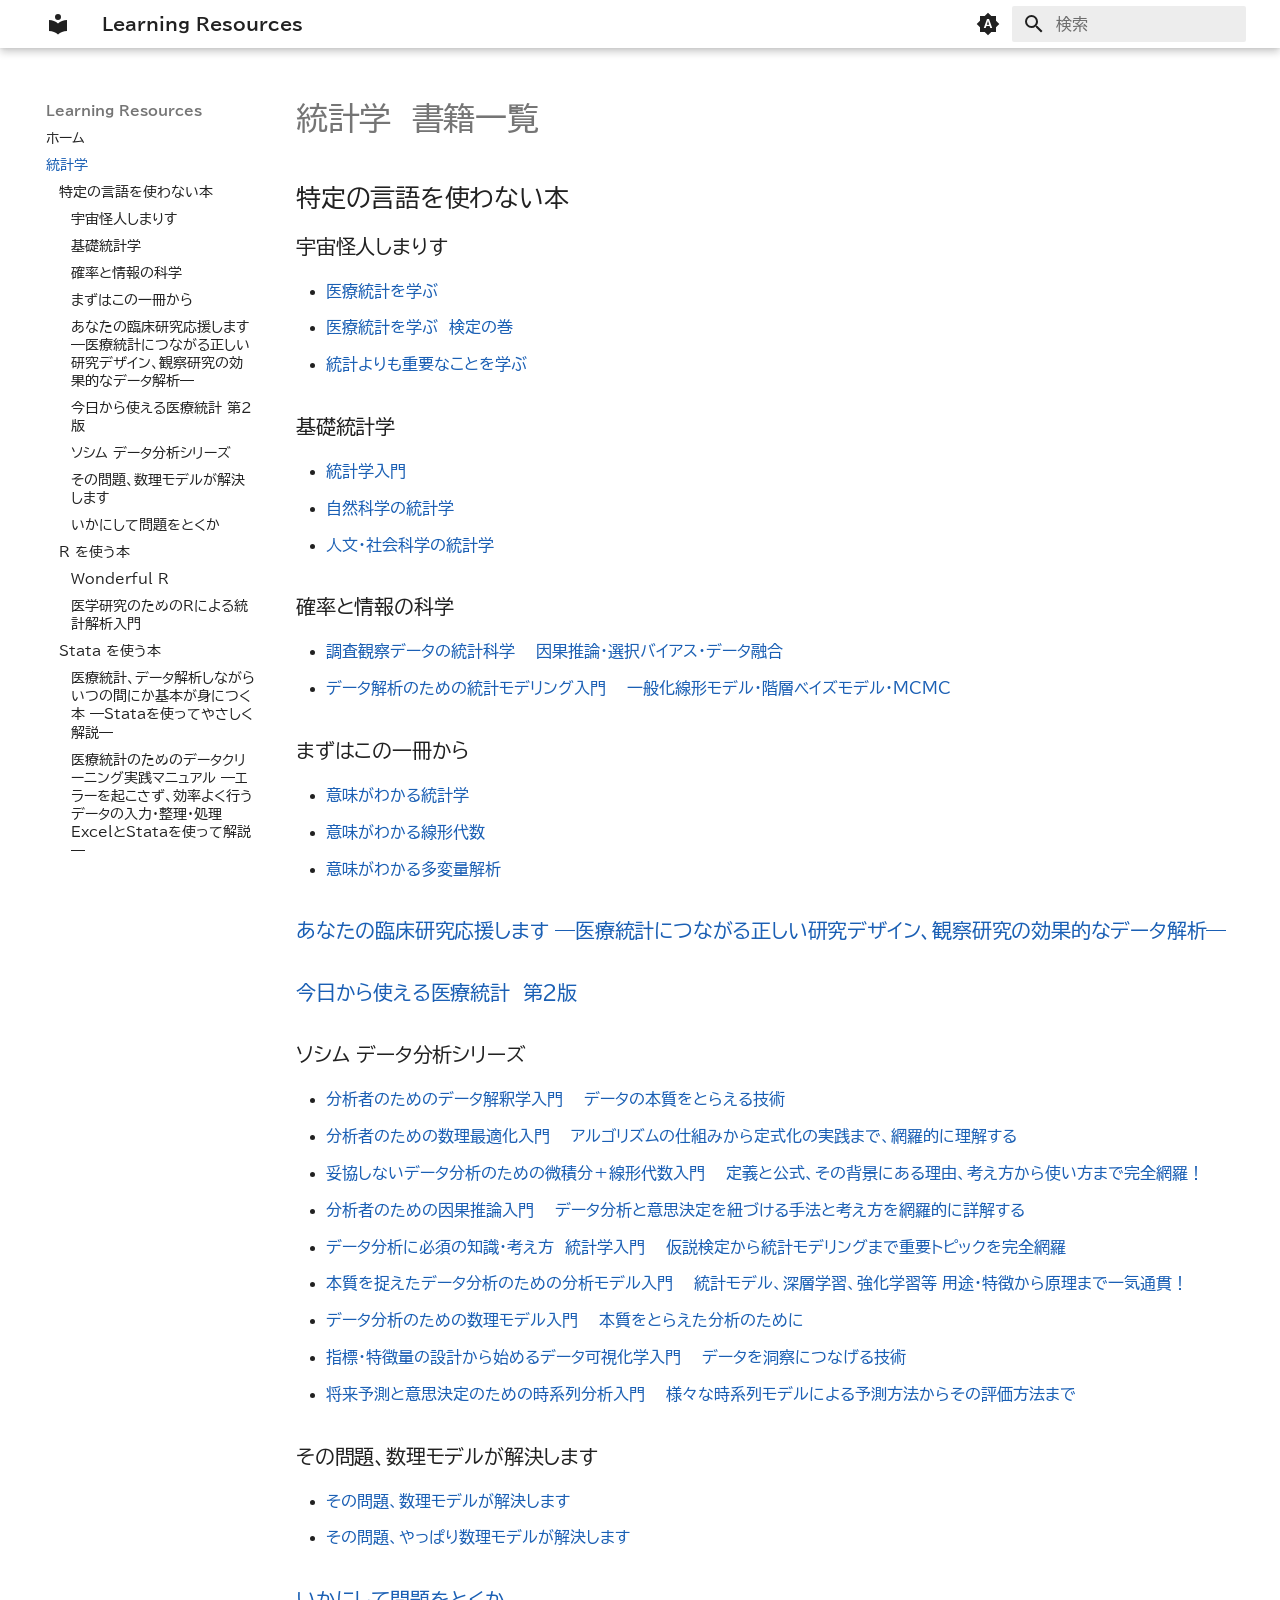
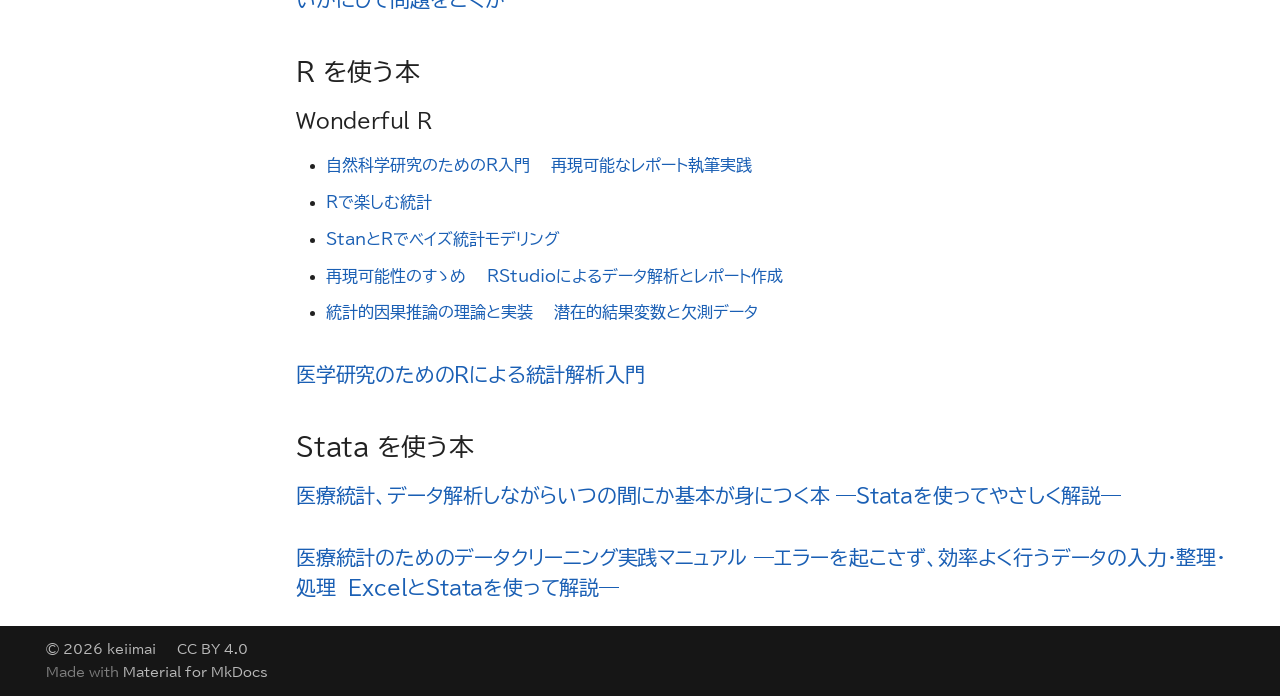
<file: statistics_books/index.html>
<!doctype html>
<html lang="ja" class="no-js">
  <head>
    
      <meta charset="utf-8">
      <meta name="viewport" content="width=device-width,initial-scale=1">
      
      
      
        <link rel="canonical" href="https://keiimai.github.io/learning_resources/statistics_books/">
      
      
        <link rel="prev" href="..">
      
      
        <link rel="next" href="../epidemiology_books/">
      
      
        
      
      
      <link rel="icon" href="../assets/images/favicon.png">
      <meta name="generator" content="mkdocs-1.6.1, mkdocs-material-9.7.7">
    
    
      
        <title>統計学 - Learning Resources</title>
      
    
    
      <link rel="stylesheet" href="../assets/stylesheets/main.ec1eaa64.min.css">
      
        
        <link rel="stylesheet" href="../assets/stylesheets/palette.ab4e12ef.min.css">
      
      


    
    
      
    
    
      
        
        
        <link rel="preconnect" href="https://fonts.gstatic.com" crossorigin>
        <link rel="stylesheet" href="https://fonts.googleapis.com/css?family=BIZ+UDPGothic:300,300i,400,400i,700,700i%7CRoboto+Mono:400,400i,700,700i&display=fallback">
        <style>:root{--md-text-font:"BIZ UDPGothic";--md-code-font:"Roboto Mono"}</style>
      
    
    
      <link rel="stylesheet" href="../stylesheets/extra.css">
    
    <script>__md_scope=new URL("..",location),__md_hash=e=>[...e].reduce(((e,_)=>(e<<5)-e+_.charCodeAt(0)),0),__md_get=(e,_=localStorage,t=__md_scope)=>JSON.parse(_.getItem(t.pathname+"."+e)),__md_set=(e,_,t=localStorage,a=__md_scope)=>{try{t.setItem(a.pathname+"."+e,JSON.stringify(_))}catch(e){}}</script>
    
      

    
    
  </head>
  
  
    
    
      
    
    
    
    
    <body dir="ltr" data-md-color-scheme="default" data-md-color-primary="indigo" data-md-color-accent="indigo">
  
    
    <input class="md-toggle" data-md-toggle="drawer" type="checkbox" id="__drawer" autocomplete="off">
    <input class="md-toggle" data-md-toggle="search" type="checkbox" id="__search" autocomplete="off">
    <label class="md-overlay" for="__drawer"></label>
    <div data-md-component="skip">
      
        
        <a href="#_1" class="md-skip">
          コンテンツにスキップ
        </a>
      
    </div>
    <div data-md-component="announce">
      
    </div>
    
    
      

  

<header class="md-header md-header--shadow" data-md-component="header">
  <nav class="md-header__inner md-grid" aria-label="ヘッダー">
    <a href=".." title="Learning Resources" class="md-header__button md-logo" aria-label="Learning Resources" data-md-component="logo">
      
  
  <svg xmlns="http://www.w3.org/2000/svg" viewBox="0 0 24 24"><path d="M12 8a3 3 0 0 0 3-3 3 3 0 0 0-3-3 3 3 0 0 0-3 3 3 3 0 0 0 3 3m0 3.54C9.64 9.35 6.5 8 3 8v11c3.5 0 6.64 1.35 9 3.54 2.36-2.19 5.5-3.54 9-3.54V8c-3.5 0-6.64 1.35-9 3.54"/></svg>

    </a>
    <label class="md-header__button md-icon" for="__drawer">
      
      <svg xmlns="http://www.w3.org/2000/svg" viewBox="0 0 24 24"><path d="M3 6h18v2H3zm0 5h18v2H3zm0 5h18v2H3z"/></svg>
    </label>
    <div class="md-header__title" data-md-component="header-title">
      <div class="md-header__ellipsis">
        <div class="md-header__topic">
          <span class="md-ellipsis">
            Learning Resources
          </span>
        </div>
        <div class="md-header__topic" data-md-component="header-topic">
          <span class="md-ellipsis">
            
              統計学
            
          </span>
        </div>
      </div>
    </div>
    
      
        <form class="md-header__option" data-md-component="palette">
  
    
    
    
    <input class="md-option" data-md-color-media="(prefers-color-scheme)" data-md-color-scheme="default" data-md-color-primary="indigo" data-md-color-accent="indigo"  aria-label="白い背景に切り替え"  type="radio" name="__palette" id="__palette_0">
    
      <label class="md-header__button md-icon" title="白い背景に切り替え" for="__palette_1" hidden>
        <svg xmlns="http://www.w3.org/2000/svg" viewBox="0 0 24 24"><path d="m14.3 16-.7-2h-3.2l-.7 2H7.8L11 7h2l3.2 9zM20 8.69V4h-4.69L12 .69 8.69 4H4v4.69L.69 12 4 15.31V20h4.69L12 23.31 15.31 20H20v-4.69L23.31 12zm-9.15 3.96h2.3L12 9z"/></svg>
      </label>
    
  
    
    
    
    <input class="md-option" data-md-color-media="(prefers-color-scheme: light)" data-md-color-scheme="default" data-md-color-primary="white" data-md-color-accent="blue"  aria-label="黒い背景に切り替え"  type="radio" name="__palette" id="__palette_1">
    
      <label class="md-header__button md-icon" title="黒い背景に切り替え" for="__palette_2" hidden>
        <svg xmlns="http://www.w3.org/2000/svg" viewBox="0 0 24 24"><path d="M12 8a4 4 0 0 0-4 4 4 4 0 0 0 4 4 4 4 0 0 0 4-4 4 4 0 0 0-4-4m0 10a6 6 0 0 1-6-6 6 6 0 0 1 6-6 6 6 0 0 1 6 6 6 6 0 0 1-6 6m8-9.31V4h-4.69L12 .69 8.69 4H4v4.69L.69 12 4 15.31V20h4.69L12 23.31 15.31 20H20v-4.69L23.31 12z"/></svg>
      </label>
    
  
    
    
    
    <input class="md-option" data-md-color-media="(prefers-color-scheme: dark)" data-md-color-scheme="slate" data-md-color-primary="black" data-md-color-accent="light-blue"  aria-label="システムの設定に合わせる"  type="radio" name="__palette" id="__palette_2">
    
      <label class="md-header__button md-icon" title="システムの設定に合わせる" for="__palette_0" hidden>
        <svg xmlns="http://www.w3.org/2000/svg" viewBox="0 0 24 24"><path d="M12 18c-.89 0-1.74-.2-2.5-.55C11.56 16.5 13 14.42 13 12s-1.44-4.5-3.5-5.45C10.26 6.2 11.11 6 12 6a6 6 0 0 1 6 6 6 6 0 0 1-6 6m8-9.31V4h-4.69L12 .69 8.69 4H4v4.69L.69 12 4 15.31V20h4.69L12 23.31 15.31 20H20v-4.69L23.31 12z"/></svg>
      </label>
    
  
</form>
      
    
    
      <script>var palette=__md_get("__palette");if(palette&&palette.color){if("(prefers-color-scheme)"===palette.color.media){var media=matchMedia("(prefers-color-scheme: light)"),input=document.querySelector(media.matches?"[data-md-color-media='(prefers-color-scheme: light)']":"[data-md-color-media='(prefers-color-scheme: dark)']");palette.color.media=input.getAttribute("data-md-color-media"),palette.color.scheme=input.getAttribute("data-md-color-scheme"),palette.color.primary=input.getAttribute("data-md-color-primary"),palette.color.accent=input.getAttribute("data-md-color-accent")}for(var[key,value]of Object.entries(palette.color))document.body.setAttribute("data-md-color-"+key,value)}</script>
    
    
    
      
      
        <label class="md-header__button md-icon" for="__search">
          
          <svg xmlns="http://www.w3.org/2000/svg" viewBox="0 0 24 24"><path d="M9.5 3A6.5 6.5 0 0 1 16 9.5c0 1.61-.59 3.09-1.56 4.23l.27.27h.79l5 5-1.5 1.5-5-5v-.79l-.27-.27A6.52 6.52 0 0 1 9.5 16 6.5 6.5 0 0 1 3 9.5 6.5 6.5 0 0 1 9.5 3m0 2C7 5 5 7 5 9.5S7 14 9.5 14 14 12 14 9.5 12 5 9.5 5"/></svg>
        </label>
        <div class="md-search" data-md-component="search" role="dialog">
  <label class="md-search__overlay" for="__search"></label>
  <div class="md-search__inner" role="search">
    <form class="md-search__form" name="search">
      <input type="text" class="md-search__input" name="query" aria-label="検索" placeholder="検索" autocapitalize="off" autocorrect="off" autocomplete="off" spellcheck="false" data-md-component="search-query" required>
      <label class="md-search__icon md-icon" for="__search">
        
        <svg xmlns="http://www.w3.org/2000/svg" viewBox="0 0 24 24"><path d="M9.5 3A6.5 6.5 0 0 1 16 9.5c0 1.61-.59 3.09-1.56 4.23l.27.27h.79l5 5-1.5 1.5-5-5v-.79l-.27-.27A6.52 6.52 0 0 1 9.5 16 6.5 6.5 0 0 1 3 9.5 6.5 6.5 0 0 1 9.5 3m0 2C7 5 5 7 5 9.5S7 14 9.5 14 14 12 14 9.5 12 5 9.5 5"/></svg>
        
        <svg xmlns="http://www.w3.org/2000/svg" viewBox="0 0 24 24"><path d="M20 11v2H8l5.5 5.5-1.42 1.42L4.16 12l7.92-7.92L13.5 5.5 8 11z"/></svg>
      </label>
      <nav class="md-search__options" aria-label="検索">
        
        <button type="reset" class="md-search__icon md-icon" title="クリア" aria-label="クリア" tabindex="-1">
          
          <svg xmlns="http://www.w3.org/2000/svg" viewBox="0 0 24 24"><path d="M19 6.41 17.59 5 12 10.59 6.41 5 5 6.41 10.59 12 5 17.59 6.41 19 12 13.41 17.59 19 19 17.59 13.41 12z"/></svg>
        </button>
      </nav>
      
    </form>
    <div class="md-search__output">
      <div class="md-search__scrollwrap" tabindex="0" data-md-scrollfix>
        <div class="md-search-result" data-md-component="search-result">
          <div class="md-search-result__meta">
            検索を初期化
          </div>
          <ol class="md-search-result__list" role="presentation"></ol>
        </div>
      </div>
    </div>
  </div>
</div>
      
    
    
  </nav>
  
</header>
    
    <div class="md-container" data-md-component="container">
      
      
        
          
        
      
      <main class="md-main" data-md-component="main">
        <div class="md-main__inner md-grid">
          
            
              
              <div class="md-sidebar md-sidebar--primary" data-md-component="sidebar" data-md-type="navigation" >
                <div class="md-sidebar__scrollwrap">
                  <div class="md-sidebar__inner">
                    



  

<nav class="md-nav md-nav--primary md-nav--integrated" aria-label="ナビゲーション" data-md-level="0">
  <label class="md-nav__title" for="__drawer">
    <a href=".." title="Learning Resources" class="md-nav__button md-logo" aria-label="Learning Resources" data-md-component="logo">
      
  
  <svg xmlns="http://www.w3.org/2000/svg" viewBox="0 0 24 24"><path d="M12 8a3 3 0 0 0 3-3 3 3 0 0 0-3-3 3 3 0 0 0-3 3 3 3 0 0 0 3 3m0 3.54C9.64 9.35 6.5 8 3 8v11c3.5 0 6.64 1.35 9 3.54 2.36-2.19 5.5-3.54 9-3.54V8c-3.5 0-6.64 1.35-9 3.54"/></svg>

    </a>
    Learning Resources
  </label>
  
  <ul class="md-nav__list" data-md-scrollfix>
    
      
      
  
  
  
  
    <li class="md-nav__item">
      <a href=".." class="md-nav__link">
        
  
  
  <span class="md-ellipsis">
    
  
    ホーム
  

    
  </span>
  
  

      </a>
    </li>
  

    
      
      
  
  
    
  
  
  
    <li class="md-nav__item md-nav__item--active">
      
      <input class="md-nav__toggle md-toggle" type="checkbox" id="__toc">
      
      
        
      
      
        <label class="md-nav__link md-nav__link--active" for="__toc">
          
  
  
  <span class="md-ellipsis">
    
  
    統計学
  

    
  </span>
  
  

          <span class="md-nav__icon md-icon"></span>
        </label>
      
      <a href="./" class="md-nav__link md-nav__link--active">
        
  
  
  <span class="md-ellipsis">
    
  
    統計学
  

    
  </span>
  
  

      </a>
      
        

<nav class="md-nav md-nav--secondary" aria-label="目次">
  
  
  
    
  
  
    <label class="md-nav__title" for="__toc">
      <span class="md-nav__icon md-icon"></span>
      目次
    </label>
    <ul class="md-nav__list" data-md-component="toc" data-md-scrollfix>
      
        <li class="md-nav__item">
  <a href="#_2" class="md-nav__link">
    <span class="md-ellipsis">
      
        特定の言語を使わない本
      
    </span>
  </a>
  
    <nav class="md-nav" aria-label="特定の言語を使わない本">
      <ul class="md-nav__list">
        
          <li class="md-nav__item">
  <a href="#_3" class="md-nav__link">
    <span class="md-ellipsis">
      
        宇宙怪人しまりす
      
    </span>
  </a>
  
</li>
        
          <li class="md-nav__item">
  <a href="#_4" class="md-nav__link">
    <span class="md-ellipsis">
      
        基礎統計学
      
    </span>
  </a>
  
</li>
        
          <li class="md-nav__item">
  <a href="#_5" class="md-nav__link">
    <span class="md-ellipsis">
      
        確率と情報の科学
      
    </span>
  </a>
  
</li>
        
          <li class="md-nav__item">
  <a href="#_6" class="md-nav__link">
    <span class="md-ellipsis">
      
        まずはこの一冊から
      
    </span>
  </a>
  
</li>
        
          <li class="md-nav__item">
  <a href="#_7" class="md-nav__link">
    <span class="md-ellipsis">
      
        あなたの臨床研究応援します ―医療統計につながる正しい研究デザイン、観察研究の効果的なデータ解析―
      
    </span>
  </a>
  
</li>
        
          <li class="md-nav__item">
  <a href="#2" class="md-nav__link">
    <span class="md-ellipsis">
      
        今日から使える医療統計 第2版
      
    </span>
  </a>
  
</li>
        
          <li class="md-nav__item">
  <a href="#_8" class="md-nav__link">
    <span class="md-ellipsis">
      
        ソシム データ分析シリーズ
      
    </span>
  </a>
  
</li>
        
          <li class="md-nav__item">
  <a href="#_9" class="md-nav__link">
    <span class="md-ellipsis">
      
        その問題、数理モデルが解決します
      
    </span>
  </a>
  
</li>
        
          <li class="md-nav__item">
  <a href="#_10" class="md-nav__link">
    <span class="md-ellipsis">
      
        いかにして問題をとくか
      
    </span>
  </a>
  
</li>
        
      </ul>
    </nav>
  
</li>
      
        <li class="md-nav__item">
  <a href="#r" class="md-nav__link">
    <span class="md-ellipsis">
      
        R を使う本
      
    </span>
  </a>
  
    <nav class="md-nav" aria-label="R を使う本">
      <ul class="md-nav__list">
        
          <li class="md-nav__item">
  <a href="#wonderful-r" class="md-nav__link">
    <span class="md-ellipsis">
      
        Wonderful R
      
    </span>
  </a>
  
</li>
        
          <li class="md-nav__item">
  <a href="#r_1" class="md-nav__link">
    <span class="md-ellipsis">
      
        医学研究のためのRによる統計解析入門
      
    </span>
  </a>
  
</li>
        
      </ul>
    </nav>
  
</li>
      
        <li class="md-nav__item">
  <a href="#stata" class="md-nav__link">
    <span class="md-ellipsis">
      
        Stata を使う本
      
    </span>
  </a>
  
    <nav class="md-nav" aria-label="Stata を使う本">
      <ul class="md-nav__list">
        
          <li class="md-nav__item">
  <a href="#stata_1" class="md-nav__link">
    <span class="md-ellipsis">
      
        医療統計、データ解析しながらいつの間にか基本が身につく本 ―Stataを使ってやさしく解説―
      
    </span>
  </a>
  
</li>
        
          <li class="md-nav__item">
  <a href="#excelstata" class="md-nav__link">
    <span class="md-ellipsis">
      
        医療統計のためのデータクリーニング実践マニュアル ―エラーを起こさず、効率よく行うデータの入力・整理・処理 ExcelとStataを使って解説―
      
    </span>
  </a>
  
</li>
        
      </ul>
    </nav>
  
</li>
      
    </ul>
  
</nav>
      
    </li>
  

    
      
      
  
  
  
  
    <li class="md-nav__item">
      <a href="../epidemiology_books/" class="md-nav__link">
        
  
  
  <span class="md-ellipsis">
    
  
    疫学
  

    
  </span>
  
  

      </a>
    </li>
  

    
      
      
  
  
  
  
    <li class="md-nav__item">
      <a href="../machine_learning_books/" class="md-nav__link">
        
  
  
  <span class="md-ellipsis">
    
  
    機械学習
  

    
  </span>
  
  

      </a>
    </li>
  

    
  </ul>
</nav>
                  </div>
                </div>
              </div>
            
            
          
          
            <div class="md-content" data-md-component="content">
              
              <article class="md-content__inner md-typeset">
                
                  



<h1 id="_1">統計学　書籍一覧</h1>
<h2 id="_2">特定の言語を使わない本</h2>
<h3 id="_3">宇宙怪人しまりす</h3>
<ul>
<li><a href="https://www.iwanami.co.jp/book/b265871.html">医療統計を学ぶ</a></li>
<li><a href="https://www.iwanami.co.jp/book/b265945.html">医療統計を学ぶ　検定の巻</a></li>
<li><a href="https://www.asakura.co.jp/detail.php?book_code=12297">統計よりも重要なことを学ぶ</a></li>
</ul>
<h3 id="_4">基礎統計学</h3>
<ul>
<li><a href="https://www.utp.or.jp/book/b300857.html">統計学入門</a></li>
<li><a href="https://www.utp.or.jp/book/b300859.html">自然科学の統計学</a></li>
<li><a href="https://www.utp.or.jp/book/b300858.html">人文・社会科学の統計学</a></li>
</ul>
<h3 id="_5">確率と情報の科学</h3>
<ul>
<li><a href="https://www.iwanami.co.jp/book/b257892.html">調査観察データの統計科学 ―因果推論・選択バイアス・データ融合―</a></li>
<li><a href="https://www.iwanami.co.jp/book/b257893.html">データ解析のための統計モデリング入門 ―一般化線形モデル・階層ベイズモデル・MCMC―</a></li>
</ul>
<h3 id="_6">まずはこの一冊から</h3>
<ul>
<li><a href="https://www.beret.co.jp/book/43041">意味がわかる統計学</a></li>
<li><a href="https://www.beret.co.jp/book/42884">意味がわかる線形代数</a></li>
<li><a href="https://www.beret.co.jp/book/43980">意味がわかる多変量解析</a></li>
</ul>
<h3 id="_7"><a href="https://www.yodosha.co.jp/yodobook/book/9784758118514/">あなたの臨床研究応援します ―医療統計につながる正しい研究デザイン、観察研究の効果的なデータ解析―</a></h3>
<h3 id="2"><a href="https://www.igaku-shoin.co.jp/book/detail/115128">今日から使える医療統計　第2版</a></h3>
<h3 id="_8">ソシム データ分析シリーズ</h3>
<ul>
<li><a href="https://www.socym.co.jp/book/1290">分析者のためのデータ解釈学入門 ―データの本質をとらえる技術―</a></li>
<li><a href="https://www.socym.co.jp/book/1561">分析者のための数理最適化入門 ―アルゴリズムの仕組みから定式化の実践まで、網羅的に理解する―</a></li>
<li><a href="https://www.socym.co.jp/book/1480">妥協しないデータ分析のための微積分＋線形代数入門 ―定義と公式、その背景にある理由、考え方から使い方まで完全網羅！―</a></li>
<li><a href="https://www.socym.co.jp/book/1519">分析者のための因果推論入門 ―データ分析と意思決定を紐づける手法と考え方を網羅的に詳解する―</a></li>
<li><a href="https://www.socym.co.jp/book/1319">データ分析に必須の知識・考え方　統計学入門 ―仮説検定から統計モデリングまで重要トピックを完全網羅―</a></li>
<li><a href="https://www.socym.co.jp/book/1377">本質を捉えたデータ分析のための分析モデル入門 ―統計モデル、深層学習、強化学習等 用途・特徴から原理まで一気通貫！―</a></li>
<li><a href="https://www.socym.co.jp/book/1249">データ分析のための数理モデル入門 ―本質をとらえた分析のために―</a></li>
<li><a href="https://www.socym.co.jp/book/1444">指標・特徴量の設計から始めるデータ可視化学入門 ―データを洞察につなげる技術―</a></li>
<li><a href="https://www.socym.co.jp/book/1503">将来予測と意思決定のための時系列分析入門 ―様々な時系列モデルによる予測方法からその評価方法まで―</a></li>
</ul>
<h3 id="_9">その問題、数理モデルが解決します</h3>
<ul>
<li><a href="https://www.beret.co.jp/book/45687">その問題、数理モデルが解決します</a></li>
<li><a href="https://www.beret.co.jp/book/46301">その問題、やっぱり数理モデルが解決します</a></li>
</ul>
<h3 id="_10"><a href="https://www.maruzen-publishing.co.jp/contents/howtosolveit/index.html">いかにして問題をとくか</a></h3>
<h2 id="r">R を使う本</h2>
<h3 id="wonderful-r">Wonderful R</h3>
<ul>
<li><a href="https://www.kyoritsu-pub.co.jp/book/b10003117.html">自然科学研究のためのR入門 ―再現可能なレポート執筆実践―</a></li>
<li><a href="https://www.kyoritsu-pub.co.jp/book/b10003780.html">Rで楽しむ統計</a></li>
<li><a href="https://www.kyoritsu-pub.co.jp/book/b10003786.html">StanとRでベイズ統計モデリング</a></li>
<li><a href="https://www.kyoritsu-pub.co.jp/book/b10003938.html">再現可能性のすゝめ ―RStudioによるデータ解析とレポート作成―</a></li>
<li><a href="https://www.kyoritsu-pub.co.jp/book/b10011781.html">統計的因果推論の理論と実装 ―潜在的結果変数と欠測データ―</a></li>
</ul>
<h3 id="r_1"><a href="https://www.ohmsha.co.jp/book/9784274230905.html">医学研究のためのRによる統計解析入門</a></h3>
<h2 id="stata">Stata を使う本</h2>
<h3 id="stata_1"><a href="https://www.yodosha.co.jp/yodobook/book/9784758123792/">医療統計、データ解析しながらいつの間にか基本が身につく本 ―Stataを使ってやさしく解説―</a></h3>
<h3 id="excelstata"><a href="https://www.yodosha.co.jp/yodobook/book/9784758124492/">医療統計のためのデータクリーニング実践マニュアル ―エラーを起こさず、効率よく行うデータの入力・整理・処理　ExcelとStataを使って解説―</a></h3>












                
              </article>
            </div>
          
          
<script>var target=document.getElementById(location.hash.slice(1));target&&target.name&&(target.checked=target.name.startsWith("__tabbed_"))</script>
        </div>
        
      </main>
      
        <footer class="md-footer">
  
  <div class="md-footer-meta md-typeset">
    <div class="md-footer-meta__inner md-grid">
      <div class="md-copyright">
  
    <div class="md-copyright__highlight">
      &copy; 2026 keiimai — <a href="https://creativecommons.org/licenses/by/4.0/deed.ja">CC BY 4.0</a>
    </div>
  
  
    Made with
    <a href="https://squidfunk.github.io/mkdocs-material/" target="_blank" rel="noopener">
      Material for MkDocs
    </a>
  
</div>
      
    </div>
  </div>
</footer>
      
    </div>
    <div class="md-dialog" data-md-component="dialog">
      <div class="md-dialog__inner md-typeset"></div>
    </div>
    
    
    
      
      
      <script id="__config" type="application/json">{"annotate": null, "base": "..", "features": ["toc.integrate"], "search": "../assets/javascripts/workers/search.2c215733.min.js", "tags": null, "translations": {"clipboard.copied": "\u30b3\u30d4\u30fc\u3057\u307e\u3057\u305f", "clipboard.copy": "\u30af\u30ea\u30c3\u30d7\u30dc\u30fc\u30c9\u3078\u30b3\u30d4\u30fc", "search.result.more.one": "\u3053\u306e\u30da\u30fc\u30b8\u5185\u306b\u3082\u30461\u4ef6\u898b\u3064\u304b\u308a\u307e\u3057\u305f", "search.result.more.other": "\u3053\u306e\u30da\u30fc\u30b8\u5185\u306b\u3042\u3068#\u4ef6\u898b\u3064\u304b\u308a\u307e\u3057\u305f", "search.result.none": "\u4f55\u3082\u898b\u3064\u304b\u308a\u307e\u305b\u3093\u3067\u3057\u305f", "search.result.one": "1\u4ef6\u898b\u3064\u304b\u308a\u307e\u3057\u305f", "search.result.other": "#\u4ef6\u898b\u3064\u304b\u308a\u307e\u3057\u305f", "search.result.placeholder": "\u691c\u7d22\u30ad\u30fc\u30ef\u30fc\u30c9\u3092\u5165\u529b\u3057\u3066\u304f\u3060\u3055\u3044", "search.result.term.missing": "\u691c\u7d22\u306b\u542b\u307e\u308c\u306a\u3044", "select.version": "\u30d0\u30fc\u30b8\u30e7\u30f3\u5207\u308a\u66ff\u3048"}, "version": null}</script>
    
    
      <script src="../assets/javascripts/bundle.d7400e89.min.js"></script>
      
    
  </body>
</html>
</file>
<file: stylesheets/extra.css>
/* 背景をほぼ黒にし、黒地でも見やすい明るい青をリンクの色にする */
[data-md-color-scheme="slate"][data-md-color-primary] {
  --md-default-bg-color: #121212;
  --md-typeset-a-color: #8ab4f8;
}

/* 白い背景では、白地で見やすい濃い青をリンクの色にする */
[data-md-color-scheme="default"][data-md-color-primary] {
  --md-typeset-a-color: #1a5fb4;
}

/* 日本語の本文を読みやすくするため、行間を広げる */
.md-typeset {
  line-height: 1.8;
}
</file>
<file: assets/stylesheets/main.ec1eaa64.min.css>
@charset "UTF-8";html{-webkit-text-size-adjust:none;-moz-text-size-adjust:none;text-size-adjust:none;box-sizing:border-box}*,:after,:before{box-sizing:inherit}@media (prefers-reduced-motion){*,:after,:before{transition:none!important}}body{margin:0}a,button,input,label{-webkit-tap-highlight-color:transparent}a{color:inherit;text-decoration:none}hr{border:0;box-sizing:initial;display:block;height:.05rem;overflow:visible;padding:0}small{font-size:80%}sub,sup{line-height:1em}img{border-style:none}table{border-collapse:initial;border-spacing:0}td,th{font-weight:400;vertical-align:top}button{background:#0000;border:0;font-family:inherit;font-size:inherit;margin:0;padding:0}input{border:0;outline:none}:root{--md-primary-fg-color:#4051b5;--md-primary-fg-color--light:#5d6cc0;--md-primary-fg-color--dark:#303fa1;--md-primary-bg-color:#fff;--md-primary-bg-color--light:#ffffffb3;--md-accent-fg-color:#526cfe;--md-accent-fg-color--transparent:#526cfe1a;--md-accent-bg-color:#fff;--md-accent-bg-color--light:#ffffffb3}[data-md-color-scheme=default]{color-scheme:light}[data-md-color-scheme=default] img[src$="#gh-dark-mode-only"],[data-md-color-scheme=default] img[src$="#only-dark"]{display:none}:root,[data-md-color-scheme=default]{--md-hue:225deg;--md-default-fg-color:#000000de;--md-default-fg-color--light:#0000008a;--md-default-fg-color--lighter:#00000052;--md-default-fg-color--lightest:#00000012;--md-default-bg-color:#fff;--md-default-bg-color--light:#ffffffb3;--md-default-bg-color--lighter:#ffffff4d;--md-default-bg-color--lightest:#ffffff1f;--md-code-fg-color:#36464e;--md-code-bg-color:#f5f5f5;--md-code-bg-color--light:#f5f5f5b3;--md-code-bg-color--lighter:#f5f5f54d;--md-code-hl-color:#4287ff;--md-code-hl-color--light:#4287ff1a;--md-code-hl-number-color:#d52a2a;--md-code-hl-special-color:#db1457;--md-code-hl-function-color:#a846b9;--md-code-hl-constant-color:#6e59d9;--md-code-hl-keyword-color:#3f6ec6;--md-code-hl-string-color:#1c7d4d;--md-code-hl-name-color:var(--md-code-fg-color);--md-code-hl-operator-color:var(--md-default-fg-color--light);--md-code-hl-punctuation-color:var(--md-default-fg-color--light);--md-code-hl-comment-color:var(--md-default-fg-color--light);--md-code-hl-generic-color:var(--md-default-fg-color--light);--md-code-hl-variable-color:var(--md-default-fg-color--light);--md-typeset-color:var(--md-default-fg-color);--md-typeset-a-color:var(--md-primary-fg-color);--md-typeset-del-color:#f5503d26;--md-typeset-ins-color:#0bd57026;--md-typeset-kbd-color:#fafafa;--md-typeset-kbd-accent-color:#fff;--md-typeset-kbd-border-color:#b8b8b8;--md-typeset-mark-color:#ffff0080;--md-typeset-table-color:#0000001f;--md-typeset-table-color--light:rgba(0,0,0,.035);--md-admonition-fg-color:var(--md-default-fg-color);--md-admonition-bg-color:var(--md-default-bg-color);--md-warning-fg-color:#000000de;--md-warning-bg-color:#ff9;--md-footer-fg-color:#fff;--md-footer-fg-color--light:#ffffffb3;--md-footer-fg-color--lighter:#ffffff73;--md-footer-bg-color:#000000de;--md-footer-bg-color--dark:#00000052;--md-shadow-z1:0 0.2rem 0.5rem #0000000d,0 0 0.05rem #0000001a;--md-shadow-z2:0 0.2rem 0.5rem #0000001a,0 0 0.05rem #00000040;--md-shadow-z3:0 0.2rem 0.5rem #0003,0 0 0.05rem #00000059}.md-icon svg{fill:currentcolor;display:block;height:1.2rem;width:1.2rem}body{-webkit-font-smoothing:antialiased;-moz-osx-font-smoothing:grayscale;--md-text-font-family:var(--md-text-font,_),-apple-system,BlinkMacSystemFont,Helvetica,Arial,sans-serif;--md-code-font-family:var(--md-code-font,_),SFMono-Regular,Consolas,Menlo,monospace}aside,body,input{font-feature-settings:"kern","liga";color:var(--md-typeset-color);font-family:var(--md-text-font-family)}code,kbd,pre{font-feature-settings:"kern";font-family:var(--md-code-font-family)}:root{--md-typeset-table-sort-icon:url('data:image/svg+xml;charset=utf-8,<svg xmlns="http://www.w3.org/2000/svg" viewBox="0 0 24 24"><path d="m18 21-4-4h3V7h-3l4-4 4 4h-3v10h3M2 19v-2h10v2M2 13v-2h7v2M2 7V5h4v2z"/></svg>');--md-typeset-table-sort-icon--asc:url('data:image/svg+xml;charset=utf-8,<svg xmlns="http://www.w3.org/2000/svg" viewBox="0 0 24 24"><path d="M19 17h3l-4 4-4-4h3V3h2M2 17h10v2H2M6 5v2H2V5m0 6h7v2H2z"/></svg>');--md-typeset-table-sort-icon--desc:url('data:image/svg+xml;charset=utf-8,<svg xmlns="http://www.w3.org/2000/svg" viewBox="0 0 24 24"><path d="M19 7h3l-4-4-4 4h3v14h2M2 17h10v2H2M6 5v2H2V5m0 6h7v2H2z"/></svg>')}.md-typeset{-webkit-print-color-adjust:exact;color-adjust:exact;font-size:.8rem;line-height:1.6;overflow-wrap:break-word}@media print{.md-typeset{font-size:.68rem}}.md-typeset blockquote,.md-typeset dl,.md-typeset figure,.md-typeset ol,.md-typeset pre,.md-typeset ul{margin-bottom:1em;margin-top:1em}.md-typeset h1{color:var(--md-default-fg-color--light);font-size:2em;line-height:1.3;margin:0 0 1.25em}.md-typeset h1,.md-typeset h2{font-weight:300;letter-spacing:-.01em}.md-typeset h2{font-size:1.5625em;line-height:1.4;margin:1.6em 0 .64em}.md-typeset h3{font-size:1.25em;font-weight:400;letter-spacing:-.01em;line-height:1.5;margin:1.6em 0 .8em}.md-typeset h2+h3{margin-top:.8em}.md-typeset h4{font-weight:700;letter-spacing:-.01em;margin:1em 0}.md-typeset h5,.md-typeset h6{color:var(--md-default-fg-color--light);font-size:.8em;font-weight:700;letter-spacing:-.01em;margin:1.25em 0}.md-typeset h5{text-transform:uppercase}.md-typeset h5 code{text-transform:none}.md-typeset hr{border-bottom:.05rem solid var(--md-default-fg-color--lightest);display:flow-root;margin:1.5em 0}.md-typeset a{color:var(--md-typeset-a-color);word-break:break-word}.md-typeset a,.md-typeset a:before{transition:color 125ms}.md-typeset a:focus,.md-typeset a:hover{color:var(--md-accent-fg-color)}.md-typeset a:focus code,.md-typeset a:hover code{background-color:var(--md-accent-fg-color--transparent);color:var(--md-accent-fg-color)}.md-typeset a code{color:var(--md-typeset-a-color)}.md-typeset a.focus-visible{outline-color:var(--md-accent-fg-color);outline-offset:.2rem}.md-typeset code,.md-typeset kbd,.md-typeset pre{color:var(--md-code-fg-color);direction:ltr;font-variant-ligatures:none;transition:background-color 125ms}@media print{.md-typeset code,.md-typeset kbd,.md-typeset pre{white-space:pre-wrap}}.md-typeset code{background-color:var(--md-code-bg-color);border-radius:.1rem;-webkit-box-decoration-break:clone;box-decoration-break:clone;font-size:.85em;padding:0 .2941176471em;transition:color 125ms,background-color 125ms;word-break:break-word}.md-typeset code:not(.focus-visible){-webkit-tap-highlight-color:transparent;outline:none}.md-typeset pre{display:flow-root;line-height:1.4;position:relative}.md-typeset pre>code{-webkit-box-decoration-break:slice;box-decoration-break:slice;box-shadow:none;display:block;margin:0;outline-color:var(--md-accent-fg-color);overflow:auto;padding:.7720588235em 1.1764705882em;scrollbar-color:var(--md-default-fg-color--lighter) #0000;scrollbar-width:thin;touch-action:auto;word-break:normal}.md-typeset pre>code:hover{scrollbar-color:var(--md-accent-fg-color) #0000}.md-typeset pre>code::-webkit-scrollbar{height:.2rem;width:.2rem}.md-typeset pre>code::-webkit-scrollbar-thumb{background-color:var(--md-default-fg-color--lighter)}.md-typeset pre>code::-webkit-scrollbar-thumb:hover{background-color:var(--md-accent-fg-color)}.md-typeset kbd{background-color:var(--md-typeset-kbd-color);border-radius:.1rem;box-shadow:0 .1rem 0 .05rem var(--md-typeset-kbd-border-color),0 .1rem 0 var(--md-typeset-kbd-border-color),0 -.1rem .2rem var(--md-typeset-kbd-accent-color) inset;color:var(--md-default-fg-color);display:inline-block;font-size:.75em;padding:0 .6666666667em;vertical-align:text-top;word-break:break-word}.md-typeset mark{background-color:var(--md-typeset-mark-color);-webkit-box-decoration-break:clone;box-decoration-break:clone;color:inherit;word-break:break-word}.md-typeset abbr{cursor:help;text-decoration:none}.md-typeset [data-preview],.md-typeset abbr{border-bottom:.05rem dotted var(--md-default-fg-color--light)}.md-typeset small{opacity:.75}[dir=ltr] .md-typeset sub,[dir=ltr] .md-typeset sup{margin-left:.078125em}[dir=rtl] .md-typeset sub,[dir=rtl] .md-typeset sup{margin-right:.078125em}[dir=ltr] .md-typeset blockquote{padding-left:.6rem}[dir=rtl] .md-typeset blockquote{padding-right:.6rem}[dir=ltr] .md-typeset blockquote{border-left:.2rem solid var(--md-default-fg-color--lighter)}[dir=rtl] .md-typeset blockquote{border-right:.2rem solid var(--md-default-fg-color--lighter)}.md-typeset blockquote{color:var(--md-default-fg-color--light);margin-left:0;margin-right:0}.md-typeset ul{list-style-type:disc}.md-typeset ul[type]{list-style-type:revert-layer}[dir=ltr] .md-typeset ol,[dir=ltr] .md-typeset ul{margin-left:.625em}[dir=rtl] .md-typeset ol,[dir=rtl] .md-typeset ul{margin-right:.625em}.md-typeset ol,.md-typeset ul{padding:0}.md-typeset ol:not([hidden]),.md-typeset ul:not([hidden]){display:flow-root}.md-typeset ol ol,.md-typeset ul ol{list-style-type:lower-alpha}.md-typeset ol ol ol,.md-typeset ul ol ol{list-style-type:lower-roman}.md-typeset ol ol ol ol,.md-typeset ul ol ol ol{list-style-type:upper-alpha}.md-typeset ol ol ol ol ol,.md-typeset ul ol ol ol ol{list-style-type:upper-roman}.md-typeset ol[type],.md-typeset ul[type]{list-style-type:revert-layer}[dir=ltr] .md-typeset ol li,[dir=ltr] .md-typeset ul li{margin-left:1.25em}[dir=rtl] .md-typeset ol li,[dir=rtl] .md-typeset ul li{margin-right:1.25em}.md-typeset ol li,.md-typeset ul li{margin-bottom:.5em}.md-typeset ol li blockquote,.md-typeset ol li p,.md-typeset ul li blockquote,.md-typeset ul li p{margin:.5em 0}.md-typeset ol li:last-child,.md-typeset ul li:last-child{margin-bottom:0}[dir=ltr] .md-typeset ol li ol,[dir=ltr] .md-typeset ol li ul,[dir=ltr] .md-typeset ul li ol,[dir=ltr] .md-typeset ul li ul{margin-left:.625em}[dir=rtl] .md-typeset ol li ol,[dir=rtl] .md-typeset ol li ul,[dir=rtl] .md-typeset ul li ol,[dir=rtl] .md-typeset ul li ul{margin-right:.625em}.md-typeset ol li ol,.md-typeset ol li ul,.md-typeset ul li ol,.md-typeset ul li ul{margin-bottom:.5em;margin-top:.5em}[dir=ltr] .md-typeset dd{margin-left:1.875em}[dir=rtl] .md-typeset dd{margin-right:1.875em}.md-typeset dd{margin-bottom:1.5em;margin-top:1em}.md-typeset img,.md-typeset svg,.md-typeset video{height:auto;max-width:100%}.md-typeset img[align=left]{margin:1em 1em 1em 0}.md-typeset img[align=right]{margin:1em 0 1em 1em}.md-typeset img[align]:only-child{margin-top:0}.md-typeset figure{display:flow-root;margin:1em auto;max-width:100%;text-align:center;width:fit-content}.md-typeset figure img{display:block;margin:0 auto}.md-typeset figcaption{font-style:italic;margin:1em auto;max-width:24rem}.md-typeset iframe{max-width:100%}.md-typeset table:not([class]){background-color:var(--md-default-bg-color);border:.05rem solid var(--md-typeset-table-color);border-radius:.1rem;display:inline-block;font-size:.64rem;max-width:100%;overflow:auto;touch-action:auto}@media print{.md-typeset table:not([class]){display:table}}.md-typeset table:not([class])+*{margin-top:1.5em}.md-typeset table:not([class]) td>:first-child,.md-typeset table:not([class]) th>:first-child{margin-top:0}.md-typeset table:not([class]) td>:last-child,.md-typeset table:not([class]) th>:last-child{margin-bottom:0}.md-typeset table:not([class]) td:not([align]),.md-typeset table:not([class]) th:not([align]){text-align:left}[dir=rtl] .md-typeset table:not([class]) td:not([align]),[dir=rtl] .md-typeset table:not([class]) th:not([align]){text-align:right}.md-typeset table:not([class]) th{font-weight:700;min-width:5rem;padding:.9375em 1.25em;vertical-align:top}.md-typeset table:not([class]) td{border-top:.05rem solid var(--md-typeset-table-color);padding:.9375em 1.25em;vertical-align:top}.md-typeset table:not([class]) tbody tr{transition:background-color 125ms}.md-typeset table:not([class]) tbody tr:hover{background-color:var(--md-typeset-table-color--light);box-shadow:0 .05rem 0 var(--md-default-bg-color) inset}.md-typeset table:not([class]) a{word-break:normal}.md-typeset table th[role=columnheader]{cursor:pointer}[dir=ltr] .md-typeset table th[role=columnheader]:after{margin-left:.5em}[dir=rtl] .md-typeset table th[role=columnheader]:after{margin-right:.5em}.md-typeset table th[role=columnheader]:after{content:"";display:inline-block;height:1.2em;-webkit-mask-image:var(--md-typeset-table-sort-icon);mask-image:var(--md-typeset-table-sort-icon);-webkit-mask-repeat:no-repeat;mask-repeat:no-repeat;-webkit-mask-size:contain;mask-size:contain;transition:background-color 125ms;vertical-align:text-bottom;width:1.2em}.md-typeset table th[role=columnheader]:hover:after{background-color:var(--md-default-fg-color--lighter)}.md-typeset table th[role=columnheader][aria-sort=ascending]:after{background-color:var(--md-default-fg-color--light);-webkit-mask-image:var(--md-typeset-table-sort-icon--asc);mask-image:var(--md-typeset-table-sort-icon--asc)}.md-typeset table th[role=columnheader][aria-sort=descending]:after{background-color:var(--md-default-fg-color--light);-webkit-mask-image:var(--md-typeset-table-sort-icon--desc);mask-image:var(--md-typeset-table-sort-icon--desc)}.md-typeset__scrollwrap{margin:1em -.8rem;overflow-x:auto;touch-action:auto}.md-typeset__table{display:inline-block;margin-bottom:.5em;padding:0 .8rem}@media print{.md-typeset__table{display:block}}html .md-typeset__table table{display:table;margin:0;overflow:hidden;width:100%}@media screen and (max-width:44.984375em){.md-content__inner>pre{margin:1em -.8rem}.md-content__inner>pre code{border-radius:0}}.md-typeset .md-author{border-radius:100%;display:block;flex-shrink:0;height:1.6rem;overflow:hidden;position:relative;transition:color 125ms,transform 125ms;width:1.6rem}.md-typeset .md-author img{display:block}.md-typeset .md-author--more{background:var(--md-default-fg-color--lightest);color:var(--md-default-fg-color--lighter);font-size:.6rem;font-weight:700;line-height:1.6rem;text-align:center}.md-typeset .md-author--long{height:2.4rem;width:2.4rem}.md-typeset a.md-author{transform:scale(1)}.md-typeset a.md-author img{border-radius:100%;filter:grayscale(100%) opacity(75%);transition:filter 125ms}.md-typeset a.md-author:focus,.md-typeset a.md-author:hover{transform:scale(1.1);z-index:1}.md-typeset a.md-author:focus img,.md-typeset a.md-author:hover img{filter:grayscale(0)}.md-banner{background-color:var(--md-footer-bg-color);color:var(--md-footer-fg-color);overflow:auto}@media print{.md-banner{display:none}}.md-banner--warning{background-color:var(--md-warning-bg-color);color:var(--md-warning-fg-color)}.md-banner__inner{font-size:.7rem;margin:.6rem auto;padding:0 .8rem}[dir=ltr] .md-banner__button{float:right}[dir=rtl] .md-banner__button{float:left}.md-banner__button{color:inherit;cursor:pointer;transition:opacity .25s}.no-js .md-banner__button{display:none}.md-banner__button:hover{opacity:.7}html{font-size:125%;height:100%;overflow-x:hidden}@media screen and (min-width:100em){html{font-size:137.5%}}@media screen and (min-width:125em){html{font-size:150%}}body{background-color:var(--md-default-bg-color);display:flex;flex-direction:column;font-size:.5rem;min-height:100%;position:relative;width:100%}@media print{body{display:block}}@media screen and (max-width:59.984375em){body[data-md-scrolllock]{position:fixed}}.md-grid{margin-left:auto;margin-right:auto;max-width:61rem}.md-container{display:flex;flex-direction:column;flex-grow:1}@media print{.md-container{display:block}}.md-main{flex-grow:1}.md-main__inner{display:flex;height:100%;margin-top:1.5rem}.md-ellipsis{overflow:hidden;text-overflow:ellipsis}.md-toggle{display:none}.md-option{height:0;opacity:0;position:absolute;width:0}.md-option:checked+label:not([hidden]){display:block}.md-option.focus-visible+label{outline-color:var(--md-accent-fg-color);outline-style:auto}.md-skip{background-color:var(--md-default-fg-color);border-radius:.1rem;color:var(--md-default-bg-color);font-size:.64rem;margin:.5rem;opacity:0;outline-color:var(--md-accent-fg-color);padding:.3rem .5rem;position:fixed;transform:translateY(.4rem);z-index:-1}.md-skip:focus{opacity:1;transform:translateY(0);transition:transform .25s cubic-bezier(.4,0,.2,1),opacity 175ms 75ms;z-index:10}@page{margin:25mm}:root{--md-clipboard-icon:url('data:image/svg+xml;charset=utf-8,<svg xmlns="http://www.w3.org/2000/svg" viewBox="0 0 24 24"><path d="M19 21H8V7h11m0-2H8a2 2 0 0 0-2 2v14a2 2 0 0 0 2 2h11a2 2 0 0 0 2-2V7a2 2 0 0 0-2-2m-3-4H4a2 2 0 0 0-2 2v14h2V3h12z"/></svg>')}.md-clipboard{border-radius:.1rem;color:var(--md-default-fg-color--lightest);cursor:pointer;height:1.5em;outline-color:var(--md-accent-fg-color);outline-offset:.1rem;transition:color .25s;width:1.5em;z-index:1}@media print{.md-clipboard{display:none}}.md-clipboard:not(.focus-visible){-webkit-tap-highlight-color:transparent;outline:none}:hover>.md-clipboard{color:var(--md-default-fg-color--light)}.md-clipboard:focus,.md-clipboard:hover{color:var(--md-accent-fg-color)}.md-clipboard:after{background-color:currentcolor;content:"";display:block;height:1.125em;margin:0 auto;-webkit-mask-image:var(--md-clipboard-icon);mask-image:var(--md-clipboard-icon);-webkit-mask-position:center;mask-position:center;-webkit-mask-repeat:no-repeat;mask-repeat:no-repeat;-webkit-mask-size:contain;mask-size:contain;width:1.125em}.md-clipboard--inline{cursor:pointer}.md-clipboard--inline code{transition:color .25s,background-color .25s}.md-clipboard--inline:focus code,.md-clipboard--inline:hover code{background-color:var(--md-accent-fg-color--transparent);color:var(--md-accent-fg-color)}:root{--md-code-select-icon:url('data:image/svg+xml;charset=utf-8,<svg xmlns="http://www.w3.org/2000/svg" viewBox="0 0 24 24"><path d="M19 19h-4v2h4c1.1 0 2-.9 2-2v-4h-2m0-12h-4v2h4v4h2V5c0-1.1-.9-2-2-2M5 5h4V3H5c-1.1 0-2 .9-2 2v4h2m0 6H3v4c0 1.1.9 2 2 2h4v-2H5zm2-4h2v2H7zm4 0h2v2h-2zm4 0h2v2h-2zM7 7h2v2H7zm4 0h2v2h-2zm4 0h2v2h-2zm-8 8h2v2H7zm4 0h2v2h-2zm4 0h2v2h-2z"/></svg>');--md-code-copy-icon:url('data:image/svg+xml;charset=utf-8,<svg xmlns="http://www.w3.org/2000/svg" viewBox="0 0 24 24"><path d="M19 21H8V7h11m0-2H8a2 2 0 0 0-2 2v14a2 2 0 0 0 2 2h11a2 2 0 0 0 2-2V7a2 2 0 0 0-2-2m-3-4H4a2 2 0 0 0-2 2v14h2V3h12z"/></svg>')}.md-typeset .md-code__content{display:grid}.md-code__nav{background-color:var(--md-code-bg-color--lighter);border-radius:.1rem;display:flex;gap:.2rem;padding:.2rem;position:absolute;right:.25em;top:.25em;transition:background-color .25s;z-index:1}:hover>.md-code__nav{background-color:var(--md-code-bg-color--light)}.md-code__button{color:var(--md-default-fg-color--lightest);cursor:pointer;display:block;height:1.5em;outline-color:var(--md-accent-fg-color);outline-offset:.1rem;transition:color .25s;width:1.5em}:hover>*>.md-code__button{color:var(--md-default-fg-color--light)}.md-code__button.focus-visible,.md-code__button:hover{color:var(--md-accent-fg-color)}.md-code__button--active{color:var(--md-default-fg-color)!important}.md-code__button:after{background-color:currentcolor;content:"";display:block;height:1.125em;margin:0 auto;-webkit-mask-position:center;mask-position:center;-webkit-mask-repeat:no-repeat;mask-repeat:no-repeat;-webkit-mask-size:contain;mask-size:contain;width:1.125em}.md-code__button[data-md-type=select]:after{-webkit-mask-image:var(--md-code-select-icon);mask-image:var(--md-code-select-icon)}.md-code__button[data-md-type=copy]:after{-webkit-mask-image:var(--md-code-copy-icon);mask-image:var(--md-code-copy-icon)}@keyframes consent{0%{opacity:0;transform:translateY(100%)}to{opacity:1;transform:translateY(0)}}@keyframes overlay{0%{opacity:0}to{opacity:1}}.md-consent__overlay{animation:overlay .25s both;-webkit-backdrop-filter:blur(.1rem);backdrop-filter:blur(.1rem);background-color:#0000008a;height:100%;opacity:1;position:fixed;top:0;width:100%;z-index:5}.md-consent__inner{animation:consent .5s cubic-bezier(.1,.7,.1,1) both;background-color:var(--md-default-bg-color);border:0;border-radius:.1rem;bottom:0;box-shadow:0 0 .2rem #0000001a,0 .2rem .4rem #0003;max-height:100%;overflow:auto;padding:0;position:fixed;width:100%;z-index:5}.md-consent__form{padding:.8rem}.md-consent__settings{display:none;margin:1em 0}input:checked+.md-consent__settings{display:block}.md-consent__controls{margin-bottom:.8rem}.md-typeset .md-consent__controls .md-button{display:inline}@media screen and (max-width:44.984375em){.md-typeset .md-consent__controls .md-button{display:block;margin-top:.4rem;text-align:center;width:100%}}.md-consent label{cursor:pointer}.md-content{flex-grow:1;min-width:0}.md-content__inner{margin:0 .8rem 1.2rem;padding-top:.6rem}@media screen and (min-width:76.25em){[dir=ltr] .md-sidebar--primary:not([hidden])~.md-content>.md-content__inner{margin-left:1.2rem}[dir=ltr] .md-sidebar--secondary:not([hidden])~.md-content>.md-content__inner,[dir=rtl] .md-sidebar--primary:not([hidden])~.md-content>.md-content__inner{margin-right:1.2rem}[dir=rtl] .md-sidebar--secondary:not([hidden])~.md-content>.md-content__inner{margin-left:1.2rem}}.md-content__inner:before{content:"";display:block;height:.4rem}.md-content__inner>:last-child{margin-bottom:0}[dir=ltr] .md-content__button{float:right}[dir=rtl] .md-content__button{float:left}[dir=ltr] .md-content__button{margin-left:.4rem}[dir=rtl] .md-content__button{margin-right:.4rem}.md-content__button{margin:.4rem 0;padding:0}@media print{.md-content__button{display:none}}.md-typeset .md-content__button{color:var(--md-default-fg-color--lighter)}.md-content__button svg{display:inline;vertical-align:top}[dir=rtl] .md-content__button svg{transform:scaleX(-1)}[dir=ltr] .md-dialog{right:.8rem}[dir=rtl] .md-dialog{left:.8rem}.md-dialog{background-color:var(--md-default-fg-color);border-radius:.1rem;bottom:.8rem;box-shadow:var(--md-shadow-z3);min-width:11.1rem;opacity:0;padding:.4rem .6rem;pointer-events:none;position:fixed;transform:translateY(100%);transition:transform 0ms .4s,opacity .4s;z-index:4}@media print{.md-dialog{display:none}}.md-dialog--active{opacity:1;pointer-events:auto;transform:translateY(0);transition:transform .4s cubic-bezier(.075,.85,.175,1),opacity .4s}.md-dialog__inner{color:var(--md-default-bg-color);font-size:.7rem}.md-feedback{margin:2em 0 1em;text-align:center}.md-feedback fieldset{border:none;margin:0;padding:0}.md-feedback__title{font-weight:700;margin:1em auto}.md-feedback__inner{position:relative}.md-feedback__list{display:flex;flex-wrap:wrap;place-content:baseline center;position:relative}.md-feedback__list:hover .md-icon:not(:disabled){color:var(--md-default-fg-color--lighter)}:disabled .md-feedback__list{min-height:1.8rem}.md-feedback__icon{color:var(--md-default-fg-color--light);cursor:pointer;flex-shrink:0;margin:0 .1rem;transition:color 125ms}.md-feedback__icon:not(:disabled).md-icon:hover{color:var(--md-accent-fg-color)}.md-feedback__icon:disabled{color:var(--md-default-fg-color--lightest);pointer-events:none}.md-feedback__note{opacity:0;position:relative;transform:translateY(.4rem);transition:transform .4s cubic-bezier(.1,.7,.1,1),opacity .15s}.md-feedback__note>*{margin:0 auto;max-width:16rem}:disabled .md-feedback__note{opacity:1;transform:translateY(0)}@media print{.md-feedback{display:none}}.md-footer{background-color:var(--md-footer-bg-color);color:var(--md-footer-fg-color)}@media print{.md-footer{display:none}}.md-footer__inner{justify-content:space-between;overflow:auto;padding:.2rem}.md-footer__inner:not([hidden]){display:flex}.md-footer__link{align-items:end;display:flex;flex-grow:0.01;margin-bottom:.4rem;margin-top:1rem;max-width:100%;outline-color:var(--md-accent-fg-color);overflow:hidden;transition:opacity .25s}.md-footer__link:focus,.md-footer__link:hover{opacity:.7}[dir=rtl] .md-footer__link svg{transform:scaleX(-1)}@media screen and (max-width:44.984375em){.md-footer__link--prev{flex-shrink:0}.md-footer__link--prev .md-footer__title{display:none}}[dir=ltr] .md-footer__link--next{margin-left:auto}[dir=rtl] .md-footer__link--next{margin-right:auto}.md-footer__link--next{text-align:right}[dir=rtl] .md-footer__link--next{text-align:left}.md-footer__title{flex-grow:1;font-size:.9rem;margin-bottom:.7rem;max-width:calc(100% - 2.4rem);padding:0 1rem;white-space:nowrap}.md-footer__button{margin:.2rem;padding:.4rem}.md-footer__direction{font-size:.64rem;opacity:.7}.md-footer-meta{background-color:var(--md-footer-bg-color--dark)}.md-footer-meta__inner{display:flex;flex-wrap:wrap;justify-content:space-between;padding:.2rem}html .md-footer-meta.md-typeset a{color:var(--md-footer-fg-color--light)}html .md-footer-meta.md-typeset a:focus,html .md-footer-meta.md-typeset a:hover{color:var(--md-footer-fg-color)}.md-copyright{color:var(--md-footer-fg-color--lighter);font-size:.64rem;margin:auto .6rem;padding:.4rem 0;width:100%}@media screen and (min-width:45em){.md-copyright{width:auto}}.md-copyright__highlight{color:var(--md-footer-fg-color--light)}.md-social{display:inline-flex;gap:.2rem;margin:0 .4rem;padding:.2rem 0 .6rem}@media screen and (min-width:45em){.md-social{padding:.6rem 0}}.md-social__link{display:inline-block;height:1.6rem;text-align:center;width:1.6rem}.md-social__link:before{line-height:1.9}.md-social__link svg{fill:currentcolor;max-height:.8rem;vertical-align:-25%}.md-typeset .md-button{border:.1rem solid;border-radius:.1rem;color:var(--md-primary-fg-color);cursor:pointer;display:inline-block;font-weight:700;padding:.625em 2em;transition:color 125ms,background-color 125ms,border-color 125ms}.md-typeset .md-button--primary{background-color:var(--md-primary-fg-color);border-color:var(--md-primary-fg-color);color:var(--md-primary-bg-color)}.md-typeset .md-button:focus,.md-typeset .md-button:hover{background-color:var(--md-accent-fg-color);border-color:var(--md-accent-fg-color);color:var(--md-accent-bg-color)}[dir=ltr] .md-typeset .md-input{border-top-left-radius:.1rem}[dir=ltr] .md-typeset .md-input,[dir=rtl] .md-typeset .md-input{border-top-right-radius:.1rem}[dir=rtl] .md-typeset .md-input{border-top-left-radius:.1rem}.md-typeset .md-input{border-bottom:.1rem solid var(--md-default-fg-color--lighter);box-shadow:var(--md-shadow-z1);font-size:.8rem;height:1.8rem;padding:0 .6rem;transition:border .25s,box-shadow .25s}.md-typeset .md-input:focus,.md-typeset .md-input:hover{border-bottom-color:var(--md-accent-fg-color);box-shadow:var(--md-shadow-z2)}.md-typeset .md-input--stretch{width:100%}.md-header{background-color:var(--md-primary-fg-color);box-shadow:0 0 .2rem #0000,0 .2rem .4rem #0000;color:var(--md-primary-bg-color);display:block;left:0;position:sticky;right:0;top:0;z-index:4}@media print{.md-header{display:none}}.md-header[hidden]{transform:translateY(-100%);transition:transform .25s cubic-bezier(.8,0,.6,1),box-shadow .25s}.md-header--shadow{box-shadow:0 0 .2rem #0000001a,0 .2rem .4rem #0003;transition:transform .25s cubic-bezier(.1,.7,.1,1),box-shadow .25s}.md-header__inner{align-items:center;display:flex;padding:0 .2rem}.md-header__button{color:currentcolor;cursor:pointer;margin:.2rem;outline-color:var(--md-accent-fg-color);padding:.4rem;position:relative;transition:opacity .25s;vertical-align:middle;z-index:1}.md-header__button:hover{opacity:.7}.md-header__button:not([hidden]){display:inline-block}.md-header__button:not(.focus-visible){-webkit-tap-highlight-color:transparent;outline:none}.md-header__button.md-logo{margin:.2rem;padding:.4rem}@media screen and (max-width:76.234375em){.md-header__button.md-logo{display:none}}.md-header__button.md-logo img,.md-header__button.md-logo svg{fill:currentcolor;display:block;height:1.2rem;width:auto}@media screen and (min-width:60em){.md-header__button[for=__search]{display:none}}.no-js .md-header__button[for=__search]{display:none}[dir=rtl] .md-header__button[for=__search] svg{transform:scaleX(-1)}@media screen and (min-width:76.25em){.md-header__button[for=__drawer]{display:none}}.md-header__topic{display:flex;max-width:100%;position:absolute;transition:transform .4s cubic-bezier(.1,.7,.1,1),opacity .15s;white-space:nowrap}.md-header__topic+.md-header__topic{opacity:0;pointer-events:none;transform:translateX(1.25rem);transition:transform .4s cubic-bezier(1,.7,.1,.1),opacity .15s;z-index:-1}[dir=rtl] .md-header__topic+.md-header__topic{transform:translateX(-1.25rem)}.md-header__topic:first-child{font-weight:700}[dir=ltr] .md-header__title{margin-left:1rem;margin-right:.4rem}[dir=rtl] .md-header__title{margin-left:.4rem;margin-right:1rem}.md-header__title{flex-grow:1;font-size:.9rem;height:2.4rem;line-height:2.4rem}.md-header__title--active .md-header__topic{opacity:0;pointer-events:none;transform:translateX(-1.25rem);transition:transform .4s cubic-bezier(1,.7,.1,.1),opacity .15s;z-index:-1}[dir=rtl] .md-header__title--active .md-header__topic{transform:translateX(1.25rem)}.md-header__title--active .md-header__topic+.md-header__topic{opacity:1;pointer-events:auto;transform:translateX(0);transition:transform .4s cubic-bezier(.1,.7,.1,1),opacity .15s;z-index:0}.md-header__title>.md-header__ellipsis{height:100%;position:relative;width:100%}.md-header__option{display:flex;flex-shrink:0;max-width:100%;transition:max-width 0ms .25s,opacity .25s .25s;white-space:nowrap}[data-md-toggle=search]:checked~.md-header .md-header__option{max-width:0;opacity:0;transition:max-width 0ms,opacity 0ms}.md-header__option>input{bottom:0}.md-header__source{display:none}@media screen and (min-width:60em){[dir=ltr] .md-header__source{margin-left:1rem}[dir=rtl] .md-header__source{margin-right:1rem}.md-header__source{display:block;max-width:11.7rem;width:11.7rem}}@media screen and (min-width:76.25em){[dir=ltr] .md-header__source{margin-left:1.4rem}[dir=rtl] .md-header__source{margin-right:1.4rem}}.md-meta{color:var(--md-default-fg-color--light);font-size:.7rem;line-height:1.3}.md-meta__list{display:inline-flex;flex-wrap:wrap;list-style:none;margin:0;padding:0}.md-meta__item:not(:last-child):after{content:"·";margin-left:.2rem;margin-right:.2rem}.md-meta__link{color:var(--md-typeset-a-color)}.md-meta__link:focus,.md-meta__link:hover{color:var(--md-accent-fg-color)}.md-draft{background-color:#ff1744;border-radius:.125em;color:#fff;display:inline-block;font-weight:700;padding-left:.5714285714em;padding-right:.5714285714em}:root{--md-nav-icon--prev:url('data:image/svg+xml;charset=utf-8,<svg xmlns="http://www.w3.org/2000/svg" viewBox="0 0 24 24"><path d="M20 11v2H8l5.5 5.5-1.42 1.42L4.16 12l7.92-7.92L13.5 5.5 8 11z"/></svg>');--md-nav-icon--next:url('data:image/svg+xml;charset=utf-8,<svg xmlns="http://www.w3.org/2000/svg" viewBox="0 0 24 24"><path d="M8.59 16.58 13.17 12 8.59 7.41 10 6l6 6-6 6z"/></svg>');--md-toc-icon:url('data:image/svg+xml;charset=utf-8,<svg xmlns="http://www.w3.org/2000/svg" viewBox="0 0 24 24"><path d="M3 9h14V7H3zm0 4h14v-2H3zm0 4h14v-2H3zm16 0h2v-2h-2zm0-10v2h2V7zm0 6h2v-2h-2z"/></svg>')}.md-nav{font-size:.7rem;line-height:1.3}.md-nav__title{color:var(--md-default-fg-color--light);display:block;font-weight:700;overflow:hidden;padding:0 .6rem;text-overflow:ellipsis}.md-nav__title .md-nav__button{display:none}.md-nav__title .md-nav__button img{height:100%;width:auto}.md-nav__title .md-nav__button.md-logo img,.md-nav__title .md-nav__button.md-logo svg{fill:currentcolor;display:block;height:2.4rem;max-width:100%;object-fit:contain;width:auto}.md-nav__list{list-style:none;margin:0;padding:0}.md-nav__link{align-items:flex-start;display:flex;gap:.4rem;margin-top:.625em;scroll-snap-align:start;transition:color 125ms}.md-nav__link--passed,.md-nav__link--passed code{color:var(--md-default-fg-color--light)}.md-nav__item .md-nav__link--active,.md-nav__item .md-nav__link--active code{color:var(--md-typeset-a-color)}.md-nav__link .md-ellipsis{position:relative}.md-nav__link .md-ellipsis code{word-break:normal}[dir=ltr] .md-nav__link .md-icon:last-child{margin-left:auto}[dir=rtl] .md-nav__link .md-icon:last-child{margin-right:auto}.md-nav__link .md-typeset{font-size:.7rem;line-height:1.3}.md-nav__link svg{fill:currentcolor;flex-shrink:0;height:1.3em;position:relative}.md-nav__link[for]:focus,.md-nav__link[for]:hover,.md-nav__link[href]:focus,.md-nav__link[href]:hover{color:var(--md-accent-fg-color);cursor:pointer}.md-nav__link[for]:focus code,.md-nav__link[for]:hover code,.md-nav__link[href]:focus code,.md-nav__link[href]:hover code{background-color:var(--md-accent-fg-color--transparent);color:var(--md-accent-fg-color)}.md-nav__link.focus-visible{outline-color:var(--md-accent-fg-color);outline-offset:.2rem}.md-nav--primary .md-nav__link[for=__toc]{display:none}.md-nav--primary .md-nav__link[for=__toc] .md-icon:after{background-color:currentcolor;display:block;height:100%;-webkit-mask-image:var(--md-toc-icon);mask-image:var(--md-toc-icon);width:100%}.md-nav--primary .md-nav__link[for=__toc]~.md-nav{display:none}.md-nav__container>.md-nav__link{margin-top:0}.md-nav__container>.md-nav__link:first-child{flex-grow:1;min-width:0}.md-nav__icon{flex-shrink:0}.md-nav__source{display:none}@media screen and (max-width:76.234375em){.md-nav--primary,.md-nav--primary .md-nav{background-color:var(--md-default-bg-color);display:flex;flex-direction:column;height:100%;left:0;position:absolute;right:0;top:0;z-index:1}.md-nav--primary .md-nav__item,.md-nav--primary .md-nav__title{font-size:.8rem;line-height:1.5}.md-nav--primary .md-nav__title{background-color:var(--md-default-fg-color--lightest);color:var(--md-default-fg-color--light);cursor:pointer;height:5.6rem;line-height:2.4rem;padding:3rem .8rem .2rem;position:relative;white-space:nowrap}[dir=ltr] .md-nav--primary .md-nav__title .md-nav__icon{left:.4rem}[dir=rtl] .md-nav--primary .md-nav__title .md-nav__icon{right:.4rem}.md-nav--primary .md-nav__title .md-nav__icon{display:block;height:1.2rem;margin:.2rem;position:absolute;top:.4rem;width:1.2rem}.md-nav--primary .md-nav__title .md-nav__icon:after{background-color:currentcolor;content:"";display:block;height:100%;-webkit-mask-image:var(--md-nav-icon--prev);mask-image:var(--md-nav-icon--prev);-webkit-mask-position:center;mask-position:center;-webkit-mask-repeat:no-repeat;mask-repeat:no-repeat;-webkit-mask-size:contain;mask-size:contain;width:100%}.md-nav--primary .md-nav__title~.md-nav__list{background-color:var(--md-default-bg-color);box-shadow:0 .05rem 0 var(--md-default-fg-color--lightest) inset;overflow-y:auto;scroll-snap-type:y mandatory;touch-action:pan-y}.md-nav--primary .md-nav__title~.md-nav__list>:first-child{border-top:0}.md-nav--primary .md-nav__title[for=__drawer]{background-color:var(--md-primary-fg-color);color:var(--md-primary-bg-color);font-weight:700}.md-nav--primary .md-nav__title .md-logo{display:block;left:.2rem;margin:.2rem;padding:.4rem;position:absolute;right:.2rem;top:.2rem}.md-nav--primary .md-nav__list{flex:1}.md-nav--primary .md-nav__item{border-top:.05rem solid var(--md-default-fg-color--lightest)}.md-nav--primary .md-nav__item--active>.md-nav__link{color:var(--md-typeset-a-color)}.md-nav--primary .md-nav__item--active>.md-nav__link:focus,.md-nav--primary .md-nav__item--active>.md-nav__link:hover{color:var(--md-accent-fg-color)}.md-nav--primary .md-nav__link{margin-top:0;padding:.6rem .8rem}.md-nav--primary .md-nav__link svg{margin-top:.1em}.md-nav--primary .md-nav__link>.md-nav__link{padding:0}[dir=ltr] .md-nav--primary .md-nav__link .md-nav__icon{margin-right:-.2rem}[dir=rtl] .md-nav--primary .md-nav__link .md-nav__icon{margin-left:-.2rem}.md-nav--primary .md-nav__link .md-nav__icon{font-size:1.2rem;height:1.2rem;width:1.2rem}.md-nav--primary .md-nav__link .md-nav__icon:after{background-color:currentcolor;content:"";display:block;height:100%;-webkit-mask-image:var(--md-nav-icon--next);mask-image:var(--md-nav-icon--next);-webkit-mask-position:center;mask-position:center;-webkit-mask-repeat:no-repeat;mask-repeat:no-repeat;-webkit-mask-size:contain;mask-size:contain;width:100%}[dir=rtl] .md-nav--primary .md-nav__icon:after{transform:scale(-1)}.md-nav--primary .md-nav--secondary .md-nav{background-color:initial;position:static}[dir=ltr] .md-nav--primary .md-nav--secondary .md-nav .md-nav__link{padding-left:1.4rem}[dir=rtl] .md-nav--primary .md-nav--secondary .md-nav .md-nav__link{padding-right:1.4rem}[dir=ltr] .md-nav--primary .md-nav--secondary .md-nav .md-nav .md-nav__link{padding-left:2rem}[dir=rtl] .md-nav--primary .md-nav--secondary .md-nav .md-nav .md-nav__link{padding-right:2rem}[dir=ltr] .md-nav--primary .md-nav--secondary .md-nav .md-nav .md-nav .md-nav__link{padding-left:2.6rem}[dir=rtl] .md-nav--primary .md-nav--secondary .md-nav .md-nav .md-nav .md-nav__link{padding-right:2.6rem}[dir=ltr] .md-nav--primary .md-nav--secondary .md-nav .md-nav .md-nav .md-nav .md-nav__link{padding-left:3.2rem}[dir=rtl] .md-nav--primary .md-nav--secondary .md-nav .md-nav .md-nav .md-nav .md-nav__link{padding-right:3.2rem}.md-nav--secondary{background-color:initial}.md-nav__toggle~.md-nav{display:flex;opacity:0;transform:translateX(100%);transition:transform .25s cubic-bezier(.8,0,.6,1),opacity 125ms 50ms}[dir=rtl] .md-nav__toggle~.md-nav{transform:translateX(-100%)}.md-nav__toggle:checked~.md-nav{opacity:1;transform:translateX(0);transition:transform .25s cubic-bezier(.4,0,.2,1),opacity 125ms 125ms}.md-nav__toggle:checked~.md-nav>.md-nav__list{backface-visibility:hidden}}@media screen and (max-width:59.984375em){.md-nav--primary .md-nav__link[for=__toc]{display:flex}.md-nav--primary .md-nav__link[for=__toc] .md-icon:after{content:""}.md-nav--primary .md-nav__link[for=__toc]+.md-nav__link{display:none}.md-nav--primary .md-nav__link[for=__toc]~.md-nav{display:flex}.md-nav__source{background-color:var(--md-primary-fg-color--dark);color:var(--md-primary-bg-color);display:block;padding:0 .2rem}}@media screen and (min-width:60em) and (max-width:76.234375em){.md-nav--integrated .md-nav__link[for=__toc]{display:flex}.md-nav--integrated .md-nav__link[for=__toc] .md-icon:after{content:""}.md-nav--integrated .md-nav__link[for=__toc]+.md-nav__link{display:none}.md-nav--integrated .md-nav__link[for=__toc]~.md-nav{display:flex}}@media screen and (min-width:60em){.md-nav{margin-bottom:-.4rem}.md-nav--secondary .md-nav__title{background:var(--md-default-bg-color);box-shadow:0 0 .4rem .4rem var(--md-default-bg-color);position:sticky;top:0;z-index:1}.md-nav--secondary .md-nav__title[for=__toc]{scroll-snap-align:start}.md-nav--secondary .md-nav__title .md-nav__icon{display:none}[dir=ltr] .md-nav--secondary .md-nav__list{padding-left:.6rem}[dir=rtl] .md-nav--secondary .md-nav__list{padding-right:.6rem}.md-nav--secondary .md-nav__list{padding-bottom:.4rem}[dir=ltr] .md-nav--secondary .md-nav__item>.md-nav__link{margin-right:.4rem}[dir=rtl] .md-nav--secondary .md-nav__item>.md-nav__link{margin-left:.4rem}}@media screen and (min-width:76.25em){.md-nav{margin-bottom:-.4rem;transition:max-height .25s cubic-bezier(.86,0,.07,1)}.md-nav--primary .md-nav__title{background:var(--md-default-bg-color);box-shadow:0 0 .4rem .4rem var(--md-default-bg-color);position:sticky;top:0;z-index:1}.md-nav--primary .md-nav__title[for=__drawer]{scroll-snap-align:start}.md-nav--primary .md-nav__title .md-nav__icon{display:none}[dir=ltr] .md-nav--primary .md-nav__list{padding-left:.6rem}[dir=rtl] .md-nav--primary .md-nav__list{padding-right:.6rem}.md-nav--primary .md-nav__list{padding-bottom:.4rem}[dir=ltr] .md-nav--primary .md-nav__item>.md-nav__link{margin-right:.4rem}[dir=rtl] .md-nav--primary .md-nav__item>.md-nav__link{margin-left:.4rem}.md-nav__toggle~.md-nav{display:grid;grid-template-rows:minmax(.4rem,0fr);opacity:0;transition:grid-template-rows .25s cubic-bezier(.86,0,.07,1),opacity .25s,visibility 0ms .25s;visibility:collapse}.md-nav__toggle~.md-nav>.md-nav__list{overflow:hidden}.md-nav__toggle.md-toggle--indeterminate~.md-nav,.md-nav__toggle:checked~.md-nav{grid-template-rows:minmax(.4rem,1fr);opacity:1;transition:grid-template-rows .25s cubic-bezier(.86,0,.07,1),opacity .15s .1s,visibility 0ms;visibility:visible}.md-nav__toggle.md-toggle--indeterminate~.md-nav{transition:none}.md-nav__item--nested>.md-nav>.md-nav__title{display:none}.md-nav__item--section{display:block;margin:1.25em 0}.md-nav__item--section:last-child{margin-bottom:0}.md-nav__item--section>.md-nav__link{font-weight:700}.md-nav__item--section>.md-nav__link[for]{color:var(--md-default-fg-color--light)}.md-nav__item--section>.md-nav__link:not(.md-nav__container){pointer-events:none}.md-nav__item--section>.md-nav__link .md-icon,.md-nav__item--section>.md-nav__link>[for]{display:none}[dir=ltr] .md-nav__item--section>.md-nav{margin-left:-.6rem}[dir=rtl] .md-nav__item--section>.md-nav{margin-right:-.6rem}.md-nav__item--section>.md-nav{display:block;opacity:1;visibility:visible}.md-nav__item--section>.md-nav>.md-nav__list>.md-nav__item{padding:0}.md-nav__icon{border-radius:100%;height:.9rem;transition:background-color .25s;width:.9rem}.md-nav__icon:hover{background-color:var(--md-accent-fg-color--transparent)}.md-nav__icon:after{background-color:currentcolor;border-radius:100%;content:"";display:inline-block;height:100%;-webkit-mask-image:var(--md-nav-icon--next);mask-image:var(--md-nav-icon--next);-webkit-mask-position:center;mask-position:center;-webkit-mask-repeat:no-repeat;mask-repeat:no-repeat;-webkit-mask-size:contain;mask-size:contain;transition:transform .25s;vertical-align:-.1rem;width:100%}[dir=rtl] .md-nav__icon:after{transform:rotate(180deg)}.md-nav__item--nested .md-nav__toggle:checked~.md-nav__link .md-nav__icon:after,.md-nav__item--nested .md-toggle--indeterminate~.md-nav__link .md-nav__icon:after{transform:rotate(90deg)}.md-nav--lifted>.md-nav__list>.md-nav__item,.md-nav--lifted>.md-nav__title{display:none}.md-nav--lifted>.md-nav__list>.md-nav__item--active{display:block}.md-nav--lifted>.md-nav__list>.md-nav__item--active>.md-nav__link{background:var(--md-default-bg-color);box-shadow:0 0 .4rem .4rem var(--md-default-bg-color);margin-top:0;position:sticky;top:0;z-index:1}.md-nav--lifted>.md-nav__list>.md-nav__item--active>.md-nav__link:not(.md-nav__container){pointer-events:none}.md-nav--lifted>.md-nav__list>.md-nav__item--active.md-nav__item--section{margin:0}[dir=ltr] .md-nav--lifted>.md-nav__list>.md-nav__item>.md-nav:not(.md-nav--secondary){margin-left:-.6rem}[dir=rtl] .md-nav--lifted>.md-nav__list>.md-nav__item>.md-nav:not(.md-nav--secondary){margin-right:-.6rem}.md-nav--lifted>.md-nav__list>.md-nav__item>[for]{color:var(--md-default-fg-color--light)}.md-nav--lifted .md-nav[data-md-level="1"]{grid-template-rows:minmax(.4rem,1fr);opacity:1;visibility:visible}[dir=ltr] .md-nav--integrated>.md-nav__list>.md-nav__item--active .md-nav--secondary{border-left:.05rem solid var(--md-primary-fg-color)}[dir=rtl] .md-nav--integrated>.md-nav__list>.md-nav__item--active .md-nav--secondary{border-right:.05rem solid var(--md-primary-fg-color)}.md-nav--integrated>.md-nav__list>.md-nav__item--active .md-nav--secondary{display:block;margin-bottom:1.25em;opacity:1;visibility:visible}.md-nav--integrated>.md-nav__list>.md-nav__item--active .md-nav--secondary>.md-nav__list{overflow:visible;padding-bottom:0}.md-nav--integrated>.md-nav__list>.md-nav__item--active .md-nav--secondary>.md-nav__title{display:none}}.md-pagination{font-size:.8rem;font-weight:700;gap:.4rem}.md-pagination,.md-pagination>*{align-items:center;display:flex;justify-content:center}.md-pagination>*{border-radius:.2rem;height:1.8rem;min-width:1.8rem;text-align:center}.md-pagination__current{background-color:var(--md-default-fg-color--lightest);color:var(--md-default-fg-color--light)}.md-pagination__link{transition:color 125ms,background-color 125ms}.md-pagination__link:focus,.md-pagination__link:hover{background-color:var(--md-accent-fg-color--transparent);color:var(--md-accent-fg-color)}.md-pagination__link:focus svg,.md-pagination__link:hover svg{color:var(--md-accent-fg-color)}.md-pagination__link.focus-visible{outline-color:var(--md-accent-fg-color);outline-offset:.2rem}.md-pagination__link svg{fill:currentcolor;color:var(--md-default-fg-color--lighter);display:block;max-height:100%;width:1.2rem}:root{--md-path-icon:url('data:image/svg+xml;charset=utf-8,<svg xmlns="http://www.w3.org/2000/svg" viewBox="0 0 24 24"><path d="M8.59 16.58 13.17 12 8.59 7.41 10 6l6 6-6 6z"/></svg>')}.md-path{font-size:.7rem;margin:0 .8rem;overflow:auto;padding-top:1.2rem}.md-path:not([hidden]){display:block}@media screen and (min-width:76.25em){.md-path{margin:0 1.2rem}}.md-path__list{align-items:center;display:flex;gap:.2rem;list-style:none;margin:0;padding:0}.md-path__item:not(:first-child){display:inline-flex;gap:.2rem;white-space:nowrap}.md-path__item:not(:first-child):before{background-color:var(--md-default-fg-color--lighter);content:"";display:inline;height:.8rem;-webkit-mask-image:var(--md-path-icon);mask-image:var(--md-path-icon);width:.8rem}.md-path__link{align-items:center;color:var(--md-default-fg-color--light);display:flex}.md-path__link:focus,.md-path__link:hover{color:var(--md-accent-fg-color)}:root{--md-post-pin-icon:url('data:image/svg+xml;charset=utf-8,<svg xmlns="http://www.w3.org/2000/svg" viewBox="0 0 24 24"><path d="M16 12V4h1V2H7v2h1v8l-2 2v2h5.2v6h1.6v-6H18v-2z"/></svg>')}.md-post__back{border-bottom:.05rem solid var(--md-default-fg-color--lightest);margin-bottom:1.2rem;padding-bottom:1.2rem}@media screen and (max-width:76.234375em){.md-post__back{display:none}}[dir=rtl] .md-post__back svg{transform:scaleX(-1)}.md-post__authors{display:flex;flex-direction:column;gap:.6rem;margin:0 .6rem 1.2rem}.md-post .md-post__meta a{transition:color 125ms}.md-post .md-post__meta a:focus,.md-post .md-post__meta a:hover{color:var(--md-accent-fg-color)}.md-post__title{color:var(--md-default-fg-color--light);font-weight:700}.md-post--excerpt{margin-bottom:3.2rem}.md-post--excerpt .md-post__header{align-items:center;display:flex;gap:.6rem;min-height:1.6rem}.md-post--excerpt .md-post__authors{align-items:center;display:inline-flex;flex-direction:row;gap:.2rem;margin:0;min-height:2.4rem}[dir=ltr] .md-post--excerpt .md-post__meta .md-meta__list{margin-right:.4rem}[dir=rtl] .md-post--excerpt .md-post__meta .md-meta__list{margin-left:.4rem}.md-post--excerpt .md-post__content>:first-child{--md-scroll-margin:6rem;margin-top:0}.md-post>.md-nav--secondary{margin:1em 0}.md-pin{background:var(--md-default-fg-color--lightest);border-radius:1rem;margin-top:-.05rem;padding:.2rem}.md-pin:after{background-color:currentcolor;content:"";display:block;height:.6rem;margin:0 auto;-webkit-mask-image:var(--md-post-pin-icon);mask-image:var(--md-post-pin-icon);-webkit-mask-position:center;mask-position:center;-webkit-mask-repeat:no-repeat;mask-repeat:no-repeat;-webkit-mask-size:contain;mask-size:contain;width:.6rem}.md-profile{align-items:center;display:flex;font-size:.7rem;gap:.6rem;line-height:1.4;width:100%}.md-profile__description{flex-grow:1}.md-content--post{display:flex}@media screen and (max-width:76.234375em){.md-content--post{flex-flow:column-reverse}}.md-content--post>.md-content__inner{flex-grow:1;min-width:0}@media screen and (min-width:76.25em){[dir=ltr] .md-content--post>.md-content__inner{margin-left:1.2rem}[dir=rtl] .md-content--post>.md-content__inner{margin-right:1.2rem}}@media screen and (max-width:76.234375em){.md-sidebar.md-sidebar--post{padding:0;position:static;width:100%}.md-sidebar.md-sidebar--post .md-sidebar__scrollwrap{overflow:visible}.md-sidebar.md-sidebar--post .md-sidebar__inner{padding:0}.md-sidebar.md-sidebar--post .md-post__meta{margin-left:.6rem;margin-right:.6rem}.md-sidebar.md-sidebar--post .md-nav__item{border:none;display:inline}.md-sidebar.md-sidebar--post .md-nav__list{display:inline-flex;flex-wrap:wrap;gap:.6rem;padding-bottom:.6rem;padding-top:.6rem}.md-sidebar.md-sidebar--post .md-nav__link{padding:0}.md-sidebar.md-sidebar--post .md-nav{height:auto;margin-bottom:0;position:static}}:root{--md-progress-value:0;--md-progress-delay:400ms}.md-progress{background:var(--md-primary-bg-color);height:.075rem;opacity:min(clamp(0,var(--md-progress-value),1),clamp(0,100 - var(--md-progress-value),1));position:fixed;top:0;transform:scaleX(calc(var(--md-progress-value)*1%));transform-origin:left;transition:transform .5s cubic-bezier(.19,1,.22,1),opacity .25s var(--md-progress-delay);width:100%;z-index:4}:root{--md-search-result-icon:url('data:image/svg+xml;charset=utf-8,<svg xmlns="http://www.w3.org/2000/svg" viewBox="0 0 24 24"><path d="M14 2H6a2 2 0 0 0-2 2v16a2 2 0 0 0 2 2h7c-.41-.25-.8-.56-1.14-.9-.33-.33-.61-.7-.86-1.1H6V4h7v5h5v1.18c.71.16 1.39.43 2 .82V8zm6.31 16.9c1.33-2.11.69-4.9-1.4-6.22-2.11-1.33-4.91-.68-6.22 1.4-1.34 2.11-.69 4.89 1.4 6.22 1.46.93 3.32.93 4.79.02L22 23.39 23.39 22zm-3.81.1a2.5 2.5 0 0 1-2.5-2.5 2.5 2.5 0 0 1 2.5-2.5 2.5 2.5 0 0 1 2.5 2.5 2.5 2.5 0 0 1-2.5 2.5"/></svg>')}.md-search{position:relative}@media screen and (min-width:60em){.md-search{padding:.2rem 0}}.no-js .md-search{display:none}.md-search__overlay{opacity:0;z-index:1}@media screen and (max-width:59.984375em){[dir=ltr] .md-search__overlay{left:-2.2rem}[dir=rtl] .md-search__overlay{right:-2.2rem}.md-search__overlay{background-color:var(--md-default-bg-color);border-radius:1rem;height:2rem;overflow:hidden;pointer-events:none;position:absolute;top:-1rem;transform-origin:center;transition:transform .3s .1s,opacity .2s .2s;width:2rem}[data-md-toggle=search]:checked~.md-header .md-search__overlay{opacity:1;transition:transform .4s,opacity .1s}}@media screen and (min-width:60em){[dir=ltr] .md-search__overlay{left:0}[dir=rtl] .md-search__overlay{right:0}.md-search__overlay{background-color:#0000008a;cursor:pointer;height:0;position:fixed;top:0;transition:width 0ms .25s,height 0ms .25s,opacity .25s;width:0}[data-md-toggle=search]:checked~.md-header .md-search__overlay{height:200vh;opacity:1;transition:width 0ms,height 0ms,opacity .25s;width:100%}}@media screen and (max-width:29.984375em){[data-md-toggle=search]:checked~.md-header .md-search__overlay{transform:scale(45)}}@media screen and (min-width:30em) and (max-width:44.984375em){[data-md-toggle=search]:checked~.md-header .md-search__overlay{transform:scale(60)}}@media screen and (min-width:45em) and (max-width:59.984375em){[data-md-toggle=search]:checked~.md-header .md-search__overlay{transform:scale(75)}}.md-search__inner{backface-visibility:hidden}@media screen and (max-width:59.984375em){[dir=ltr] .md-search__inner{left:0}[dir=rtl] .md-search__inner{right:0}.md-search__inner{height:0;opacity:0;overflow:hidden;position:fixed;top:0;transform:translateX(5%);transition:width 0ms .3s,height 0ms .3s,transform .15s cubic-bezier(.4,0,.2,1) .15s,opacity .15s .15s;width:0;z-index:2}[dir=rtl] .md-search__inner{transform:translateX(-5%)}[data-md-toggle=search]:checked~.md-header .md-search__inner{height:100%;opacity:1;transform:translateX(0);transition:width 0ms 0ms,height 0ms 0ms,transform .15s cubic-bezier(.1,.7,.1,1) .15s,opacity .15s .15s;width:100%}}@media screen and (min-width:60em){[dir=ltr] .md-search__inner{float:right}[dir=rtl] .md-search__inner{float:left}.md-search__inner{padding:.1rem 0;position:relative;transition:width .25s cubic-bezier(.1,.7,.1,1);width:11.7rem}}@media screen and (min-width:60em) and (max-width:76.234375em){[data-md-toggle=search]:checked~.md-header .md-search__inner{width:23.4rem}}@media screen and (min-width:76.25em){[data-md-toggle=search]:checked~.md-header .md-search__inner{width:34.4rem}}.md-search__form{background-color:var(--md-default-bg-color);box-shadow:0 0 .6rem #0000;height:2.4rem;position:relative;transition:color .25s,background-color .25s;z-index:2}@media screen and (min-width:60em){.md-search__form{background-color:#00000042;border-radius:.1rem;height:1.8rem}.md-search__form:hover{background-color:#ffffff1f}}[data-md-toggle=search]:checked~.md-header .md-search__form{background-color:var(--md-default-bg-color);border-radius:.1rem .1rem 0 0;box-shadow:0 0 .6rem #00000012;color:var(--md-default-fg-color)}[dir=ltr] .md-search__input{padding-left:3.6rem;padding-right:2.2rem}[dir=rtl] .md-search__input{padding-left:2.2rem;padding-right:3.6rem}.md-search__input{background:#0000;font-size:.9rem;height:100%;position:relative;text-overflow:ellipsis;width:100%;z-index:2}.md-search__input::placeholder{transition:color .25s}.md-search__input::placeholder,.md-search__input~.md-search__icon{color:var(--md-default-fg-color--light)}.md-search__input::-ms-clear{display:none}@media screen and (max-width:59.984375em){.md-search__input{font-size:.9rem;height:2.4rem;width:100%}}@media screen and (min-width:60em){[dir=ltr] .md-search__input{padding-left:2.2rem}[dir=rtl] .md-search__input{padding-right:2.2rem}.md-search__input{color:inherit;font-size:.8rem}.md-search__input::placeholder{color:var(--md-primary-bg-color--light)}.md-search__input+.md-search__icon{color:var(--md-primary-bg-color)}[data-md-toggle=search]:checked~.md-header .md-search__input{text-overflow:clip}[data-md-toggle=search]:checked~.md-header .md-search__input+.md-search__icon{color:var(--md-default-fg-color--light)}[data-md-toggle=search]:checked~.md-header .md-search__input::placeholder{color:#0000}}.md-search__icon{cursor:pointer;display:inline-block;height:1.2rem;transition:color .25s,opacity .25s;width:1.2rem}.md-search__icon:hover{opacity:.7}[dir=ltr] .md-search__icon[for=__search]{left:.5rem}[dir=rtl] .md-search__icon[for=__search]{right:.5rem}.md-search__icon[for=__search]{position:absolute;top:.3rem;z-index:2}[dir=rtl] .md-search__icon[for=__search] svg{transform:scaleX(-1)}@media screen and (max-width:59.984375em){[dir=ltr] .md-search__icon[for=__search]{left:.8rem}[dir=rtl] .md-search__icon[for=__search]{right:.8rem}.md-search__icon[for=__search]{top:.6rem}.md-search__icon[for=__search] svg:first-child{display:none}}@media screen and (min-width:60em){.md-search__icon[for=__search]{pointer-events:none}.md-search__icon[for=__search] svg:last-child{display:none}}[dir=ltr] .md-search__options{right:.5rem}[dir=rtl] .md-search__options{left:.5rem}.md-search__options{pointer-events:none;position:absolute;top:.3rem;z-index:2}@media screen and (max-width:59.984375em){[dir=ltr] .md-search__options{right:.8rem}[dir=rtl] .md-search__options{left:.8rem}.md-search__options{top:.6rem}}[dir=ltr] .md-search__options>.md-icon{margin-left:.2rem}[dir=rtl] .md-search__options>.md-icon{margin-right:.2rem}.md-search__options>.md-icon{color:var(--md-default-fg-color--light);opacity:0;transform:scale(.75);transition:transform .15s cubic-bezier(.1,.7,.1,1),opacity .15s}.md-search__options>.md-icon:not(.focus-visible){-webkit-tap-highlight-color:transparent;outline:none}[data-md-toggle=search]:checked~.md-header .md-search__input:valid~.md-search__options>.md-icon{opacity:1;pointer-events:auto;transform:scale(1)}[data-md-toggle=search]:checked~.md-header .md-search__input:valid~.md-search__options>.md-icon:hover{opacity:.7}[dir=ltr] .md-search__suggest{padding-left:3.6rem;padding-right:2.2rem}[dir=rtl] .md-search__suggest{padding-left:2.2rem;padding-right:3.6rem}.md-search__suggest{align-items:center;color:var(--md-default-fg-color--lighter);display:flex;font-size:.9rem;height:100%;opacity:0;position:absolute;top:0;transition:opacity 50ms;white-space:pre;width:100%}@media screen and (min-width:60em){[dir=ltr] .md-search__suggest{padding-left:2.2rem}[dir=rtl] .md-search__suggest{padding-right:2.2rem}.md-search__suggest{font-size:.8rem}}[data-md-toggle=search]:checked~.md-header .md-search__suggest{opacity:1;transition:opacity .3s .1s}[dir=ltr] .md-search__output{border-bottom-left-radius:.1rem}[dir=ltr] .md-search__output,[dir=rtl] .md-search__output{border-bottom-right-radius:.1rem}[dir=rtl] .md-search__output{border-bottom-left-radius:.1rem}.md-search__output{overflow:hidden;position:absolute;width:100%;z-index:1}@media screen and (max-width:59.984375em){.md-search__output{bottom:0;top:2.4rem}}@media screen and (min-width:60em){.md-search__output{opacity:0;top:1.9rem;transition:opacity .4s}[data-md-toggle=search]:checked~.md-header .md-search__output{box-shadow:var(--md-shadow-z3);opacity:1}}.md-search__scrollwrap{backface-visibility:hidden;background-color:var(--md-default-bg-color);height:100%;overflow-y:auto;touch-action:pan-y}@media (-webkit-max-device-pixel-ratio:1),(max-resolution:1dppx){.md-search__scrollwrap{transform:translateZ(0)}}@media screen and (min-width:60em) and (max-width:76.234375em){.md-search__scrollwrap{width:23.4rem}}@media screen and (min-width:76.25em){.md-search__scrollwrap{width:34.4rem}}@media screen and (min-width:60em){.md-search__scrollwrap{max-height:0;scrollbar-color:var(--md-default-fg-color--lighter) #0000;scrollbar-width:thin}[data-md-toggle=search]:checked~.md-header .md-search__scrollwrap{max-height:75vh}.md-search__scrollwrap:hover{scrollbar-color:var(--md-accent-fg-color) #0000}.md-search__scrollwrap::-webkit-scrollbar{height:.2rem;width:.2rem}.md-search__scrollwrap::-webkit-scrollbar-thumb{background-color:var(--md-default-fg-color--lighter)}.md-search__scrollwrap::-webkit-scrollbar-thumb:hover{background-color:var(--md-accent-fg-color)}}.md-search-result{color:var(--md-default-fg-color);word-break:break-word}.md-search-result__meta{background-color:var(--md-default-fg-color--lightest);color:var(--md-default-fg-color--light);font-size:.64rem;line-height:1.8rem;padding:0 .8rem;scroll-snap-align:start}@media screen and (min-width:60em){[dir=ltr] .md-search-result__meta{padding-left:2.2rem}[dir=rtl] .md-search-result__meta{padding-right:2.2rem}}.md-search-result__list{list-style:none;margin:0;padding:0;-webkit-user-select:none;user-select:none}.md-search-result__item{box-shadow:0 -.05rem var(--md-default-fg-color--lightest)}.md-search-result__item:first-child{box-shadow:none}.md-search-result__link{display:block;outline:none;scroll-snap-align:start;transition:background-color .25s}.md-search-result__link:focus,.md-search-result__link:hover{background-color:var(--md-accent-fg-color--transparent)}.md-search-result__link:last-child p:last-child{margin-bottom:.6rem}.md-search-result__more>summary{cursor:pointer;display:block;outline:none;position:sticky;scroll-snap-align:start;top:0;z-index:1}.md-search-result__more>summary::marker{display:none}.md-search-result__more>summary::-webkit-details-marker{display:none}.md-search-result__more>summary>div{color:var(--md-typeset-a-color);font-size:.64rem;padding:.75em .8rem;transition:color .25s,background-color .25s}@media screen and (min-width:60em){[dir=ltr] .md-search-result__more>summary>div{padding-left:2.2rem}[dir=rtl] .md-search-result__more>summary>div{padding-right:2.2rem}}.md-search-result__more>summary:focus>div,.md-search-result__more>summary:hover>div{background-color:var(--md-accent-fg-color--transparent);color:var(--md-accent-fg-color)}.md-search-result__more[open]>summary{background-color:var(--md-default-bg-color)}.md-search-result__article{overflow:hidden;padding:0 .8rem;position:relative}@media screen and (min-width:60em){[dir=ltr] .md-search-result__article{padding-left:2.2rem}[dir=rtl] .md-search-result__article{padding-right:2.2rem}}[dir=ltr] .md-search-result__icon{left:0}[dir=rtl] .md-search-result__icon{right:0}.md-search-result__icon{color:var(--md-default-fg-color--light);height:1.2rem;margin:.5rem;position:absolute;width:1.2rem}@media screen and (max-width:59.984375em){.md-search-result__icon{display:none}}.md-search-result__icon:after{background-color:currentcolor;content:"";display:inline-block;height:100%;-webkit-mask-image:var(--md-search-result-icon);mask-image:var(--md-search-result-icon);-webkit-mask-position:center;mask-position:center;-webkit-mask-repeat:no-repeat;mask-repeat:no-repeat;-webkit-mask-size:contain;mask-size:contain;width:100%}[dir=rtl] .md-search-result__icon:after{transform:scaleX(-1)}.md-search-result .md-typeset{color:var(--md-default-fg-color--light);font-size:.64rem;line-height:1.6}.md-search-result .md-typeset h1{color:var(--md-default-fg-color);font-size:.8rem;font-weight:400;line-height:1.4;margin:.55rem 0}.md-search-result .md-typeset h1 mark{text-decoration:none}.md-search-result .md-typeset h2{color:var(--md-default-fg-color);font-size:.64rem;font-weight:700;line-height:1.6;margin:.5em 0}.md-search-result .md-typeset h2 mark{text-decoration:none}.md-search-result__terms{color:var(--md-default-fg-color);display:block;font-size:.64rem;font-style:italic;margin:.5em 0}.md-search-result mark{background-color:initial;color:var(--md-accent-fg-color);text-decoration:underline}.md-select{position:relative;z-index:1}.md-select__inner{background-color:var(--md-default-bg-color);border-radius:.1rem;box-shadow:var(--md-shadow-z2);color:var(--md-default-fg-color);left:50%;margin-top:.2rem;max-height:0;opacity:0;position:absolute;top:calc(100% - .2rem);transform:translate3d(-50%,.3rem,0);transition:transform .25s 375ms,opacity .25s .25s,max-height 0ms .5s}.md-select:focus-within .md-select__inner,.md-select:hover .md-select__inner{max-height:10rem;opacity:1;transform:translate3d(-50%,0,0);transition:transform .25s cubic-bezier(.1,.7,.1,1),opacity .25s,max-height 0ms}.md-select__inner:after{border-bottom:.2rem solid #0000;border-bottom-color:var(--md-default-bg-color);border-left:.2rem solid #0000;border-right:.2rem solid #0000;border-top:0;content:"";height:0;left:50%;margin-left:-.2rem;margin-top:-.2rem;position:absolute;top:0;width:0}.md-select__list{border-radius:.1rem;font-size:.8rem;list-style-type:none;margin:0;max-height:inherit;overflow:auto;padding:0}.md-select__item{line-height:1.8rem}[dir=ltr] .md-select__link{padding-left:.6rem;padding-right:1.2rem}[dir=rtl] .md-select__link{padding-left:1.2rem;padding-right:.6rem}.md-select__link{cursor:pointer;display:block;outline:none;scroll-snap-align:start;transition:background-color .25s,color .25s;width:100%}.md-select__link:focus,.md-select__link:hover{color:var(--md-accent-fg-color)}.md-select__link:focus{background-color:var(--md-default-fg-color--lightest)}.md-sidebar{align-self:flex-start;flex-shrink:0;padding:1.2rem 0;position:sticky;top:2.4rem;width:12.1rem}@media print{.md-sidebar{display:none}}@media screen and (max-width:76.234375em){[dir=ltr] .md-sidebar--primary{left:-12.1rem}[dir=rtl] .md-sidebar--primary{right:-12.1rem}.md-sidebar--primary{background-color:var(--md-default-bg-color);display:block;height:100%;position:fixed;top:0;transform:translateX(0);transition:transform .25s cubic-bezier(.4,0,.2,1),box-shadow .25s;width:12.1rem;z-index:5}[data-md-toggle=drawer]:checked~.md-container .md-sidebar--primary{box-shadow:var(--md-shadow-z3);transform:translateX(12.1rem)}[dir=rtl] [data-md-toggle=drawer]:checked~.md-container .md-sidebar--primary{transform:translateX(-12.1rem)}.md-sidebar--primary .md-sidebar__scrollwrap{bottom:0;left:0;margin:0;overflow:hidden;position:absolute;right:0;scroll-snap-type:none;top:0}}@media screen and (min-width:76.25em){.md-sidebar{height:0}.no-js .md-sidebar{height:auto}.md-header--lifted~.md-container .md-sidebar{top:4.8rem}}.md-sidebar--secondary{display:none;order:2}@media screen and (min-width:60em){.md-sidebar--secondary{height:0}.no-js .md-sidebar--secondary{height:auto}.md-sidebar--secondary:not([hidden]){display:block}.md-sidebar--secondary .md-sidebar__scrollwrap{touch-action:pan-y}}.md-sidebar__scrollwrap{backface-visibility:hidden;margin:0 .2rem;overflow-y:auto;scrollbar-color:var(--md-default-fg-color--lighter) #0000}@media screen and (min-width:60em){.md-sidebar__scrollwrap{scrollbar-gutter:stable;scrollbar-width:thin}}.md-sidebar__scrollwrap::-webkit-scrollbar{height:.2rem;width:.2rem}.md-sidebar__scrollwrap:focus-within,.md-sidebar__scrollwrap:hover{scrollbar-color:var(--md-accent-fg-color) #0000}.md-sidebar__scrollwrap:focus-within::-webkit-scrollbar-thumb,.md-sidebar__scrollwrap:hover::-webkit-scrollbar-thumb{background-color:var(--md-default-fg-color--lighter)}.md-sidebar__scrollwrap:focus-within::-webkit-scrollbar-thumb:hover,.md-sidebar__scrollwrap:hover::-webkit-scrollbar-thumb:hover{background-color:var(--md-accent-fg-color)}@supports selector(::-webkit-scrollbar){.md-sidebar__scrollwrap{scrollbar-gutter:auto}[dir=ltr] .md-sidebar__inner{padding-right:calc(100% - 11.5rem)}[dir=rtl] .md-sidebar__inner{padding-left:calc(100% - 11.5rem)}}@media screen and (max-width:76.234375em){.md-overlay{background-color:#0000008a;height:0;opacity:0;position:fixed;top:0;transition:width 0ms .25s,height 0ms .25s,opacity .25s;width:0;z-index:5}[data-md-toggle=drawer]:checked~.md-overlay{height:100%;opacity:1;transition:width 0ms,height 0ms,opacity .25s;width:100%}}@keyframes facts{0%{height:0}to{height:.65rem}}@keyframes fact{0%{opacity:0;transform:translateY(100%)}50%{opacity:0}to{opacity:1;transform:translateY(0)}}:root{--md-source-forks-icon:url('data:image/svg+xml;charset=utf-8,<svg xmlns="http://www.w3.org/2000/svg" viewBox="0 0 16 16"><path d="M5 5.372v.878c0 .414.336.75.75.75h4.5a.75.75 0 0 0 .75-.75v-.878a2.25 2.25 0 1 1 1.5 0v.878a2.25 2.25 0 0 1-2.25 2.25h-1.5v2.128a2.251 2.251 0 1 1-1.5 0V8.5h-1.5A2.25 2.25 0 0 1 3.5 6.25v-.878a2.25 2.25 0 1 1 1.5 0M5 3.25a.75.75 0 1 0-1.5 0 .75.75 0 0 0 1.5 0m6.75.75a.75.75 0 1 0 0-1.5.75.75 0 0 0 0 1.5m-3 8.75a.75.75 0 1 0-1.5 0 .75.75 0 0 0 1.5 0"/></svg>');--md-source-repositories-icon:url('data:image/svg+xml;charset=utf-8,<svg xmlns="http://www.w3.org/2000/svg" viewBox="0 0 16 16"><path d="M2 2.5A2.5 2.5 0 0 1 4.5 0h8.75a.75.75 0 0 1 .75.75v12.5a.75.75 0 0 1-.75.75h-2.5a.75.75 0 0 1 0-1.5h1.75v-2h-8a1 1 0 0 0-.714 1.7.75.75 0 1 1-1.072 1.05A2.5 2.5 0 0 1 2 11.5Zm10.5-1h-8a1 1 0 0 0-1 1v6.708A2.5 2.5 0 0 1 4.5 9h8ZM5 12.25a.25.25 0 0 1 .25-.25h3.5a.25.25 0 0 1 .25.25v3.25a.25.25 0 0 1-.4.2l-1.45-1.087a.25.25 0 0 0-.3 0L5.4 15.7a.25.25 0 0 1-.4-.2Z"/></svg>');--md-source-stars-icon:url('data:image/svg+xml;charset=utf-8,<svg xmlns="http://www.w3.org/2000/svg" viewBox="0 0 16 16"><path d="M8 .25a.75.75 0 0 1 .673.418l1.882 3.815 4.21.612a.75.75 0 0 1 .416 1.279l-3.046 2.97.719 4.192a.751.751 0 0 1-1.088.791L8 12.347l-3.766 1.98a.75.75 0 0 1-1.088-.79l.72-4.194L.818 6.374a.75.75 0 0 1 .416-1.28l4.21-.611L7.327.668A.75.75 0 0 1 8 .25m0 2.445L6.615 5.5a.75.75 0 0 1-.564.41l-3.097.45 2.24 2.184a.75.75 0 0 1 .216.664l-.528 3.084 2.769-1.456a.75.75 0 0 1 .698 0l2.77 1.456-.53-3.084a.75.75 0 0 1 .216-.664l2.24-2.183-3.096-.45a.75.75 0 0 1-.564-.41z"/></svg>');--md-source-version-icon:url('data:image/svg+xml;charset=utf-8,<svg xmlns="http://www.w3.org/2000/svg" viewBox="0 0 16 16"><path d="M1 7.775V2.75C1 1.784 1.784 1 2.75 1h5.025c.464 0 .91.184 1.238.513l6.25 6.25a1.75 1.75 0 0 1 0 2.474l-5.026 5.026a1.75 1.75 0 0 1-2.474 0l-6.25-6.25A1.75 1.75 0 0 1 1 7.775m1.5 0c0 .066.026.13.073.177l6.25 6.25a.25.25 0 0 0 .354 0l5.025-5.025a.25.25 0 0 0 0-.354l-6.25-6.25a.25.25 0 0 0-.177-.073H2.75a.25.25 0 0 0-.25.25ZM6 5a1 1 0 1 1 0 2 1 1 0 0 1 0-2"/></svg>')}.md-source{backface-visibility:hidden;display:block;font-size:.65rem;line-height:1.2;outline-color:var(--md-accent-fg-color);transition:opacity .25s;white-space:nowrap}.md-source:hover{opacity:.7}.md-source__icon{display:inline-block;height:2.4rem;vertical-align:middle;width:2rem}[dir=ltr] .md-source__icon svg{margin-left:.6rem}[dir=rtl] .md-source__icon svg{margin-right:.6rem}.md-source__icon svg{margin-top:.6rem}[dir=ltr] .md-source__icon+.md-source__repository{padding-left:2rem}[dir=rtl] .md-source__icon+.md-source__repository{padding-right:2rem}[dir=ltr] .md-source__icon+.md-source__repository{margin-left:-2rem}[dir=rtl] .md-source__icon+.md-source__repository{margin-right:-2rem}[dir=ltr] .md-source__repository{margin-left:.6rem}[dir=rtl] .md-source__repository{margin-right:.6rem}.md-source__repository{display:inline-block;max-width:calc(100% - 1.2rem);overflow:hidden;text-overflow:ellipsis;vertical-align:middle}.md-source__facts{display:flex;font-size:.55rem;gap:.4rem;list-style-type:none;margin:.1rem 0 0;opacity:.75;overflow:hidden;padding:0;width:100%}.md-source__repository--active .md-source__facts{animation:facts .25s ease-in}.md-source__fact{overflow:hidden;text-overflow:ellipsis}.md-source__repository--active .md-source__fact{animation:fact .4s ease-out}[dir=ltr] .md-source__fact:before{margin-right:.1rem}[dir=rtl] .md-source__fact:before{margin-left:.1rem}.md-source__fact:before{background-color:currentcolor;content:"";display:inline-block;height:.6rem;-webkit-mask-position:center;mask-position:center;-webkit-mask-repeat:no-repeat;mask-repeat:no-repeat;-webkit-mask-size:contain;mask-size:contain;vertical-align:text-top;width:.6rem}.md-source__fact:nth-child(1n+2){flex-shrink:0}.md-source__fact--version:before{-webkit-mask-image:var(--md-source-version-icon);mask-image:var(--md-source-version-icon)}.md-source__fact--stars:before{-webkit-mask-image:var(--md-source-stars-icon);mask-image:var(--md-source-stars-icon)}.md-source__fact--forks:before{-webkit-mask-image:var(--md-source-forks-icon);mask-image:var(--md-source-forks-icon)}.md-source__fact--repositories:before{-webkit-mask-image:var(--md-source-repositories-icon);mask-image:var(--md-source-repositories-icon)}.md-source-file{margin:1em 0}[dir=ltr] .md-source-file__fact{margin-right:.6rem}[dir=rtl] .md-source-file__fact{margin-left:.6rem}.md-source-file__fact{align-items:center;color:var(--md-default-fg-color--light);display:inline-flex;font-size:.68rem;gap:.3rem}.md-source-file__fact .md-icon{flex-shrink:0;margin-bottom:.05rem}[dir=ltr] .md-source-file__fact .md-author{float:left}[dir=rtl] .md-source-file__fact .md-author{float:right}.md-source-file__fact .md-author{margin-right:.2rem}.md-source-file__fact svg{width:.9rem}:root{--md-status:url('data:image/svg+xml;charset=utf-8,<svg xmlns="http://www.w3.org/2000/svg" viewBox="0 0 24 24"><path d="M11 9h2V7h-2m1 13c-4.41 0-8-3.59-8-8s3.59-8 8-8 8 3.59 8 8-3.59 8-8 8m0-18A10 10 0 0 0 2 12a10 10 0 0 0 10 10 10 10 0 0 0 10-10A10 10 0 0 0 12 2m-1 15h2v-6h-2z"/></svg>');--md-status--new:url('data:image/svg+xml;charset=utf-8,<svg xmlns="http://www.w3.org/2000/svg" viewBox="0 0 24 24"><path d="m23 12-2.44-2.78.34-3.68-3.61-.82-1.89-3.18L12 3 8.6 1.54 6.71 4.72l-3.61.81.34 3.68L1 12l2.44 2.78-.34 3.69 3.61.82 1.89 3.18L12 21l3.4 1.46 1.89-3.18 3.61-.82-.34-3.68zm-10 5h-2v-2h2zm0-4h-2V7h2z"/></svg>');--md-status--deprecated:url('data:image/svg+xml;charset=utf-8,<svg xmlns="http://www.w3.org/2000/svg" viewBox="0 0 24 24"><path d="M9 3v1H4v2h1v13a2 2 0 0 0 2 2h10a2 2 0 0 0 2-2V6h1V4h-5V3zm0 5h2v9H9zm4 0h2v9h-2z"/></svg>');--md-status--encrypted:url('data:image/svg+xml;charset=utf-8,<svg xmlns="http://www.w3.org/2000/svg" viewBox="0 0 24 24"><path d="M12 1 3 5v6c0 5.55 3.84 10.74 9 12 5.16-1.26 9-6.45 9-12V5zm0 6c1.4 0 2.8 1.1 2.8 2.5V11c.6 0 1.2.6 1.2 1.3v3.5c0 .6-.6 1.2-1.3 1.2H9.2c-.6 0-1.2-.6-1.2-1.3v-3.5c0-.6.6-1.2 1.2-1.2V9.5C9.2 8.1 10.6 7 12 7m0 1.2c-.8 0-1.5.5-1.5 1.3V11h3V9.5c0-.8-.7-1.3-1.5-1.3"/></svg>')}.md-status:after{background-color:var(--md-default-fg-color--light);content:"";display:inline-block;height:1.125em;-webkit-mask-image:var(--md-status);mask-image:var(--md-status);-webkit-mask-position:center;mask-position:center;-webkit-mask-repeat:no-repeat;mask-repeat:no-repeat;-webkit-mask-size:contain;mask-size:contain;vertical-align:text-bottom;width:1.125em}.md-status:hover:after{background-color:currentcolor}.md-status--new:after{-webkit-mask-image:var(--md-status--new);mask-image:var(--md-status--new)}.md-status--deprecated:after{-webkit-mask-image:var(--md-status--deprecated);mask-image:var(--md-status--deprecated)}.md-status--encrypted:after{-webkit-mask-image:var(--md-status--encrypted);mask-image:var(--md-status--encrypted)}.md-tabs{background-color:var(--md-primary-fg-color);color:var(--md-primary-bg-color);display:block;line-height:1.3;overflow:auto;width:100%;z-index:3}@media print{.md-tabs{display:none}}@media screen and (max-width:76.234375em){.md-tabs{display:none}}.md-tabs[hidden]{pointer-events:none}[dir=ltr] .md-tabs__list{margin-left:.2rem}[dir=rtl] .md-tabs__list{margin-right:.2rem}.md-tabs__list{contain:content;display:flex;list-style:none;margin:0;overflow:auto;padding:0;scrollbar-width:none;white-space:nowrap}.md-tabs__list::-webkit-scrollbar{display:none}.md-tabs__item{height:2.4rem;padding-left:.6rem;padding-right:.6rem}.md-tabs__item--active .md-tabs__link{color:inherit;opacity:1}.md-tabs__link{backface-visibility:hidden;display:flex;font-size:.7rem;margin-top:.8rem;opacity:.7;outline-color:var(--md-accent-fg-color);outline-offset:.2rem;transition:transform .4s cubic-bezier(.1,.7,.1,1),opacity .25s}.md-tabs__link:focus,.md-tabs__link:hover{color:inherit;opacity:1}[dir=ltr] .md-tabs__link svg{margin-right:.4rem}[dir=rtl] .md-tabs__link svg{margin-left:.4rem}.md-tabs__link svg{fill:currentcolor;height:1.3em}.md-tabs__item:nth-child(2) .md-tabs__link{transition-delay:20ms}.md-tabs__item:nth-child(3) .md-tabs__link{transition-delay:40ms}.md-tabs__item:nth-child(4) .md-tabs__link{transition-delay:60ms}.md-tabs__item:nth-child(5) .md-tabs__link{transition-delay:80ms}.md-tabs__item:nth-child(6) .md-tabs__link{transition-delay:.1s}.md-tabs__item:nth-child(7) .md-tabs__link{transition-delay:.12s}.md-tabs__item:nth-child(8) .md-tabs__link{transition-delay:.14s}.md-tabs__item:nth-child(9) .md-tabs__link{transition-delay:.16s}.md-tabs__item:nth-child(10) .md-tabs__link{transition-delay:.18s}.md-tabs__item:nth-child(11) .md-tabs__link{transition-delay:.2s}.md-tabs__item:nth-child(12) .md-tabs__link{transition-delay:.22s}.md-tabs__item:nth-child(13) .md-tabs__link{transition-delay:.24s}.md-tabs__item:nth-child(14) .md-tabs__link{transition-delay:.26s}.md-tabs__item:nth-child(15) .md-tabs__link{transition-delay:.28s}.md-tabs__item:nth-child(16) .md-tabs__link{transition-delay:.3s}.md-tabs[hidden] .md-tabs__link{opacity:0;transform:translateY(50%);transition:transform 0ms .1s,opacity .1s}:root{--md-tag-icon:url('data:image/svg+xml;charset=utf-8,<svg xmlns="http://www.w3.org/2000/svg" viewBox="0 0 24 24"><path d="m5.41 21 .71-4h-4l.35-2h4l1.06-6h-4l.35-2h4l.71-4h2l-.71 4h6l.71-4h2l-.71 4h4l-.35 2h-4l-1.06 6h4l-.35 2h-4l-.71 4h-2l.71-4h-6l-.71 4zM9.53 9l-1.06 6h6l1.06-6z"/></svg>')}.md-typeset .md-tags:not([hidden]){display:inline-flex;flex-wrap:wrap;gap:.5em;margin-bottom:.75em;margin-top:-.125em}.md-typeset .md-tag{align-items:center;background:var(--md-default-fg-color--lightest);border-radius:2.4rem;display:inline-flex;font-size:.64rem;font-size:min(.8em,.64rem);font-weight:700;gap:.5em;letter-spacing:normal;line-height:1.6;padding:.3125em .78125em}.md-typeset .md-tag[href]{-webkit-tap-highlight-color:transparent;color:inherit;outline:none;transition:color 125ms,background-color 125ms}.md-typeset .md-tag[href]:focus,.md-typeset .md-tag[href]:hover{background-color:var(--md-accent-fg-color);color:var(--md-accent-bg-color)}[id]>.md-typeset .md-tag{vertical-align:text-top}.md-typeset .md-tag-shadow{opacity:.5}.md-typeset .md-tag-icon:before{background-color:var(--md-default-fg-color--lighter);content:"";display:inline-block;height:1.2em;-webkit-mask-image:var(--md-tag-icon);mask-image:var(--md-tag-icon);-webkit-mask-position:center;mask-position:center;-webkit-mask-repeat:no-repeat;mask-repeat:no-repeat;-webkit-mask-size:contain;mask-size:contain;transition:background-color 125ms;vertical-align:text-bottom;width:1.2em}.md-typeset .md-tag-icon[href]:focus:before,.md-typeset .md-tag-icon[href]:hover:before{background-color:var(--md-accent-bg-color)}@keyframes pulse{0%{transform:scale(.95)}75%{transform:scale(1)}to{transform:scale(.95)}}:root{--md-annotation-bg-icon:url('data:image/svg+xml;charset=utf-8,<svg xmlns="http://www.w3.org/2000/svg" viewBox="0 0 24 24"><path d="M12 2A10 10 0 0 0 2 12a10 10 0 0 0 10 10 10 10 0 0 0 10-10A10 10 0 0 0 12 2"/></svg>');--md-annotation-icon:url('data:image/svg+xml;charset=utf-8,<svg xmlns="http://www.w3.org/2000/svg" viewBox="0 0 24 24"><path d="M17 13h-4v4h-2v-4H7v-2h4V7h2v4h4m-5-9A10 10 0 0 0 2 12a10 10 0 0 0 10 10 10 10 0 0 0 10-10A10 10 0 0 0 12 2"/></svg>')}.md-tooltip{backface-visibility:hidden;background-color:var(--md-default-bg-color);border-radius:.1rem;box-shadow:var(--md-shadow-z2);color:var(--md-default-fg-color);font-family:var(--md-text-font-family);left:clamp(var(--md-tooltip-0,0rem) + .8rem,var(--md-tooltip-x),100vw + var(--md-tooltip-0,0rem) + .8rem - var(--md-tooltip-width) - 2 * .8rem);max-width:calc(100vw - 1.6rem);opacity:0;position:absolute;top:var(--md-tooltip-y);transform:translateY(-.4rem);transition:transform 0ms .25s,opacity .25s,z-index .25s;width:var(--md-tooltip-width);z-index:0}.md-tooltip--active{opacity:1;transform:translateY(0);transition:transform .25s cubic-bezier(.1,.7,.1,1),opacity .25s,z-index 0ms;z-index:2}.md-tooltip--inline{font-weight:700;-webkit-user-select:none;user-select:none;width:auto}.md-tooltip--inline:not(.md-tooltip--active){transform:translateY(.2rem) scale(.9)}.md-tooltip--inline .md-tooltip__inner{font-size:.5rem;padding:.2rem .4rem}[hidden]+.md-tooltip--inline{display:none}.focus-visible>.md-tooltip,.md-tooltip:target{outline:var(--md-accent-fg-color) auto}.md-tooltip__inner{font-size:.64rem;padding:.8rem}.md-tooltip__inner.md-typeset>:first-child{margin-top:0}.md-tooltip__inner.md-typeset>:last-child{margin-bottom:0}.md-annotation{font-style:normal;font-weight:400;outline:none;text-align:initial;vertical-align:text-bottom;white-space:normal}[dir=rtl] .md-annotation{direction:rtl}code .md-annotation{font-family:var(--md-code-font-family);font-size:inherit}.md-annotation:not([hidden]){display:inline-block;line-height:1.25}.md-annotation__index{border-radius:.01px;cursor:pointer;display:inline-block;margin-left:.4ch;margin-right:.4ch;outline:none;overflow:hidden;position:relative;-webkit-user-select:none;user-select:none;vertical-align:text-top;z-index:0}.md-annotation .md-annotation__index{transition:z-index .25s}@media screen{.md-annotation__index{width:2.2ch}[data-md-visible]>.md-annotation__index{animation:pulse 2s infinite}.md-annotation__index:before{background:var(--md-default-bg-color);-webkit-mask-image:var(--md-annotation-bg-icon);mask-image:var(--md-annotation-bg-icon)}.md-annotation__index:after,.md-annotation__index:before{content:"";height:2.2ch;-webkit-mask-position:center;mask-position:center;-webkit-mask-repeat:no-repeat;mask-repeat:no-repeat;-webkit-mask-size:contain;mask-size:contain;position:absolute;top:-.1ch;width:2.2ch;z-index:-1}.md-annotation__index:after{background-color:var(--md-default-fg-color--lighter);-webkit-mask-image:var(--md-annotation-icon);mask-image:var(--md-annotation-icon);transform:scale(1.0001);transition:background-color .25s,transform .25s}.md-tooltip--active+.md-annotation__index:after{transform:rotate(45deg)}.md-tooltip--active+.md-annotation__index:after,:hover>.md-annotation__index:after{background-color:var(--md-accent-fg-color)}}.md-tooltip--active+.md-annotation__index{animation-play-state:paused;transition-duration:0ms;z-index:2}.md-annotation__index [data-md-annotation-id]{display:inline-block}@media print{.md-annotation__index [data-md-annotation-id]{background:var(--md-default-fg-color--lighter);border-radius:2ch;color:var(--md-default-bg-color);font-weight:700;padding:0 .6ch;white-space:nowrap}.md-annotation__index [data-md-annotation-id]:after{content:attr(data-md-annotation-id)}}.md-typeset .md-annotation-list{counter-reset:annotation;list-style:none!important}.md-typeset .md-annotation-list li{position:relative}[dir=ltr] .md-typeset .md-annotation-list li:before{left:-2.125em}[dir=rtl] .md-typeset .md-annotation-list li:before{right:-2.125em}.md-typeset .md-annotation-list li:before{background:var(--md-default-fg-color--lighter);border-radius:2ch;color:var(--md-default-bg-color);content:counter(annotation);counter-increment:annotation;font-size:.8875em;font-weight:700;height:2ch;line-height:1.25;min-width:2ch;padding:0 .6ch;position:absolute;text-align:center;top:.25em}:root{--md-tooltip-width:20rem;--md-tooltip-tail:0.3rem}.md-tooltip2{backface-visibility:hidden;color:var(--md-default-fg-color);font-family:var(--md-text-font-family);opacity:0;pointer-events:none;position:absolute;top:calc(var(--md-tooltip-host-y) + var(--md-tooltip-y));transform:translateY(-.4rem);transform-origin:calc(var(--md-tooltip-host-x) + var(--md-tooltip-x)) 0;transition:transform 0ms .25s,opacity .25s,z-index .25s;width:100%;z-index:0}.md-tooltip2:before{border-left:var(--md-tooltip-tail) solid #0000;border-right:var(--md-tooltip-tail) solid #0000;content:"";display:block;left:clamp(1.5 * .8rem,var(--md-tooltip-host-x) + var(--md-tooltip-x) - var(--md-tooltip-tail),100vw - 2 * var(--md-tooltip-tail) - 1.5 * .8rem);position:absolute;z-index:1}.md-tooltip2--top:before{border-top:var(--md-tooltip-tail) solid var(--md-default-bg-color);bottom:calc(var(--md-tooltip-tail)*-1 + .025rem);filter:drop-shadow(0 1px 0 hsla(0,0%,0%,.05))}.md-tooltip2--bottom:before{border-bottom:var(--md-tooltip-tail) solid var(--md-default-bg-color);filter:drop-shadow(0 -1px 0 hsla(0,0%,0%,.05));top:calc(var(--md-tooltip-tail)*-1 + .025rem)}.md-tooltip2--active{opacity:1;transform:translateY(0);transition:transform .4s cubic-bezier(0,1,.5,1),opacity .25s,z-index 0ms;z-index:2}.md-tooltip2__inner{scrollbar-gutter:stable;background-color:var(--md-default-bg-color);border-radius:.1rem;box-shadow:var(--md-shadow-z2);left:clamp(.8rem,var(--md-tooltip-host-x) - .8rem,100vw - var(--md-tooltip-width) - .8rem);max-height:40vh;max-width:calc(100vw - 1.6rem);position:relative;scrollbar-width:thin}.md-tooltip2__inner::-webkit-scrollbar{height:.2rem;width:.2rem}.md-tooltip2__inner::-webkit-scrollbar-thumb{background-color:var(--md-default-fg-color--lighter)}.md-tooltip2__inner::-webkit-scrollbar-thumb:hover{background-color:var(--md-accent-fg-color)}[role=dialog]>.md-tooltip2__inner{font-size:.64rem;overflow:auto;padding:0 .8rem;pointer-events:auto;width:var(--md-tooltip-width)}[role=dialog]>.md-tooltip2__inner:after,[role=dialog]>.md-tooltip2__inner:before{content:"";display:block;height:.8rem;position:sticky;width:100%;z-index:10}[role=dialog]>.md-tooltip2__inner:before{background:linear-gradient(var(--md-default-bg-color),#0000 75%);top:0}[role=dialog]>.md-tooltip2__inner:after{background:linear-gradient(#0000,var(--md-default-bg-color) 75%);bottom:0}[role=tooltip]>.md-tooltip2__inner{font-size:.5rem;font-weight:700;left:clamp(.8rem,var(--md-tooltip-host-x) + var(--md-tooltip-x) - var(--md-tooltip-width)/2,100vw - var(--md-tooltip-width) - .8rem);max-width:min(100vw - 2 * .8rem,400px);padding:.2rem .4rem;-webkit-user-select:none;user-select:none;width:fit-content}.md-tooltip2__inner.md-typeset>:first-child{margin-top:0}.md-tooltip2__inner.md-typeset>:last-child{margin-bottom:0}[dir=ltr] .md-top{margin-left:50%}[dir=rtl] .md-top{margin-right:50%}.md-top{background-color:var(--md-default-bg-color);border-radius:1.6rem;box-shadow:var(--md-shadow-z2);color:var(--md-default-fg-color--light);cursor:pointer;display:block;font-size:.7rem;outline:none;padding:.4rem .8rem;position:fixed;top:3.2rem;transform:translate(-50%);transition:color 125ms,background-color 125ms,transform 125ms cubic-bezier(.4,0,.2,1),opacity 125ms;z-index:2}@media print{.md-top{display:none}}[dir=rtl] .md-top{transform:translate(50%)}.md-top[hidden]{opacity:0;pointer-events:none;transform:translate(-50%,.2rem);transition-duration:0ms}[dir=rtl] .md-top[hidden]{transform:translate(50%,.2rem)}.md-top:focus,.md-top:hover{background-color:var(--md-accent-fg-color);color:var(--md-accent-bg-color)}.md-top svg{display:inline-block;vertical-align:-.5em}@keyframes hoverfix{0%{pointer-events:none}}:root{--md-version-icon:url('data:image/svg+xml;charset=utf-8,<svg xmlns="http://www.w3.org/2000/svg" viewBox="0 0 320 512"><!--! Font Awesome Free 7.1.0 by @fontawesome - https://fontawesome.com License - https://fontawesome.com/license/free (Icons: CC BY 4.0, Fonts: SIL OFL 1.1, Code: MIT License) Copyright 2025 Fonticons, Inc.--><path d="M140.3 376.8c12.6 10.2 31.1 9.5 42.8-2.2l128-128c9.2-9.2 11.9-22.9 6.9-34.9S301.4 192 288.5 192h-256c-12.9 0-24.6 7.8-29.6 19.8s-2.2 25.7 7 34.8l128 128z"/></svg>')}.md-version{flex-shrink:0;font-size:.8rem;height:2.4rem}[dir=ltr] .md-version__current{margin-left:1.4rem;margin-right:.4rem}[dir=rtl] .md-version__current{margin-left:.4rem;margin-right:1.4rem}.md-version__current{color:inherit;cursor:pointer;outline:none;position:relative;top:.05rem}[dir=ltr] .md-version__current:after{margin-left:.4rem}[dir=rtl] .md-version__current:after{margin-right:.4rem}.md-version__current:after{background-color:currentcolor;content:"";display:inline-block;height:.6rem;-webkit-mask-image:var(--md-version-icon);mask-image:var(--md-version-icon);-webkit-mask-position:center;mask-position:center;-webkit-mask-repeat:no-repeat;mask-repeat:no-repeat;-webkit-mask-size:contain;mask-size:contain;width:.4rem}.md-version__alias{margin-left:.3rem;opacity:.7}.md-version__list{background-color:var(--md-default-bg-color);border-radius:.1rem;box-shadow:var(--md-shadow-z2);color:var(--md-default-fg-color);list-style-type:none;margin:.2rem .8rem;max-height:0;opacity:0;overflow:auto;padding:0;position:absolute;scroll-snap-type:y mandatory;top:.15rem;transition:max-height 0ms .5s,opacity .25s .25s;z-index:3}.md-version:focus-within .md-version__list,.md-version:hover .md-version__list{max-height:10rem;opacity:1;transition:max-height 0ms,opacity .25s}@media (hover:none),(pointer:coarse){.md-version:hover .md-version__list{animation:hoverfix .25s forwards}.md-version:focus-within .md-version__list{animation:none}}.md-version__item{line-height:1.8rem}[dir=ltr] .md-version__link{padding-left:.6rem;padding-right:1.2rem}[dir=rtl] .md-version__link{padding-left:1.2rem;padding-right:.6rem}.md-version__link{cursor:pointer;display:block;outline:none;scroll-snap-align:start;transition:color .25s,background-color .25s;white-space:nowrap;width:100%}.md-version__link:focus,.md-version__link:hover{color:var(--md-accent-fg-color)}.md-version__link:focus{background-color:var(--md-default-fg-color--lightest)}:root{--md-admonition-icon--note:url('data:image/svg+xml;charset=utf-8,<svg xmlns="http://www.w3.org/2000/svg" viewBox="0 0 24 24"><path d="M12 2C6.47 2 2 6.47 2 12s4.47 10 10 10 10-4.47 10-10S17.53 2 12 2m3.1 5.07c.14 0 .28.05.4.16l1.27 1.27c.23.22.23.57 0 .78l-1 1-2.05-2.05 1-1c.1-.11.24-.16.38-.16m-1.97 1.74 2.06 2.06-6.06 6.06H7.07v-2.06z"/></svg>');--md-admonition-icon--abstract:url('data:image/svg+xml;charset=utf-8,<svg xmlns="http://www.w3.org/2000/svg" viewBox="0 0 24 24"><path d="M17 9H7V7h10m0 6H7v-2h10m-3 6H7v-2h7M12 3a1 1 0 0 1 1 1 1 1 0 0 1-1 1 1 1 0 0 1-1-1 1 1 0 0 1 1-1m7 0h-4.18C14.4 1.84 13.3 1 12 1s-2.4.84-2.82 2H5a2 2 0 0 0-2 2v14a2 2 0 0 0 2 2h14a2 2 0 0 0 2-2V5a2 2 0 0 0-2-2"/></svg>');--md-admonition-icon--info:url('data:image/svg+xml;charset=utf-8,<svg xmlns="http://www.w3.org/2000/svg" viewBox="0 0 24 24"><path d="M13 9h-2V7h2m0 10h-2v-6h2m-1-9A10 10 0 0 0 2 12a10 10 0 0 0 10 10 10 10 0 0 0 10-10A10 10 0 0 0 12 2"/></svg>');--md-admonition-icon--tip:url('data:image/svg+xml;charset=utf-8,<svg xmlns="http://www.w3.org/2000/svg" viewBox="0 0 24 24"><path d="M17.66 11.2c-.23-.3-.51-.56-.77-.82-.67-.6-1.43-1.03-2.07-1.66C13.33 7.26 13 4.85 13.95 3c-.95.23-1.78.75-2.49 1.32-2.59 2.08-3.61 5.75-2.39 8.9.04.1.08.2.08.33 0 .22-.15.42-.35.5-.23.1-.47.04-.66-.12a.6.6 0 0 1-.14-.17c-1.13-1.43-1.31-3.48-.55-5.12C5.78 10 4.87 12.3 5 14.47c.06.5.12 1 .29 1.5.14.6.41 1.2.71 1.73 1.08 1.73 2.95 2.97 4.96 3.22 2.14.27 4.43-.12 6.07-1.6 1.83-1.66 2.47-4.32 1.53-6.6l-.13-.26c-.21-.46-.77-1.26-.77-1.26m-3.16 6.3c-.28.24-.74.5-1.1.6-1.12.4-2.24-.16-2.9-.82 1.19-.28 1.9-1.16 2.11-2.05.17-.8-.15-1.46-.28-2.23-.12-.74-.1-1.37.17-2.06.19.38.39.76.63 1.06.77 1 1.98 1.44 2.24 2.8.04.14.06.28.06.43.03.82-.33 1.72-.93 2.27"/></svg>');--md-admonition-icon--success:url('data:image/svg+xml;charset=utf-8,<svg xmlns="http://www.w3.org/2000/svg" viewBox="0 0 24 24"><path d="M21 7 9 19l-5.5-5.5 1.41-1.41L9 16.17 19.59 5.59z"/></svg>');--md-admonition-icon--question:url('data:image/svg+xml;charset=utf-8,<svg xmlns="http://www.w3.org/2000/svg" viewBox="0 0 24 24"><path d="m15.07 11.25-.9.92C13.45 12.89 13 13.5 13 15h-2v-.5c0-1.11.45-2.11 1.17-2.83l1.24-1.26c.37-.36.59-.86.59-1.41a2 2 0 0 0-2-2 2 2 0 0 0-2 2H8a4 4 0 0 1 4-4 4 4 0 0 1 4 4 3.2 3.2 0 0 1-.93 2.25M13 19h-2v-2h2M12 2A10 10 0 0 0 2 12a10 10 0 0 0 10 10 10 10 0 0 0 10-10c0-5.53-4.5-10-10-10"/></svg>');--md-admonition-icon--warning:url('data:image/svg+xml;charset=utf-8,<svg xmlns="http://www.w3.org/2000/svg" viewBox="0 0 24 24"><path d="M13 14h-2V9h2m0 9h-2v-2h2M1 21h22L12 2z"/></svg>');--md-admonition-icon--failure:url('data:image/svg+xml;charset=utf-8,<svg xmlns="http://www.w3.org/2000/svg" viewBox="0 0 24 24"><path d="M19 6.41 17.59 5 12 10.59 6.41 5 5 6.41 10.59 12 5 17.59 6.41 19 12 13.41 17.59 19 19 17.59 13.41 12z"/></svg>');--md-admonition-icon--danger:url('data:image/svg+xml;charset=utf-8,<svg xmlns="http://www.w3.org/2000/svg" viewBox="0 0 24 24"><path d="m11.5 20 4.86-9.73H13V4l-5 9.73h3.5zM12 2c2.75 0 5.1 1 7.05 2.95S22 9.25 22 12s-1 5.1-2.95 7.05S14.75 22 12 22s-5.1-1-7.05-2.95S2 14.75 2 12s1-5.1 2.95-7.05S9.25 2 12 2"/></svg>');--md-admonition-icon--bug:url('data:image/svg+xml;charset=utf-8,<svg xmlns="http://www.w3.org/2000/svg" viewBox="0 0 24 24"><path d="M11 13h2v1h-2zm10-8v6c0 5.5-3.8 10.7-9 12-5.2-1.3-9-6.5-9-12V5l9-4zm-4 5h-2.2c-.2-.6-.6-1.1-1.1-1.5l1.2-1.2-.7-.7L12.8 8H12c-.2 0-.5 0-.7.1L9.9 6.6l-.8.8 1.2 1.2c-.5.3-.9.8-1.1 1.4H7v1h2v1H7v1h2v1H7v1h2.2c.4 1.2 1.5 2 2.8 2s2.4-.8 2.8-2H17v-1h-2v-1h2v-1h-2v-1h2zm-6 2h2v-1h-2z"/></svg>');--md-admonition-icon--example:url('data:image/svg+xml;charset=utf-8,<svg xmlns="http://www.w3.org/2000/svg" viewBox="0 0 24 24"><path d="M7 2v2h1v14a4 4 0 0 0 4 4 4 4 0 0 0 4-4V4h1V2zm4 14c-.6 0-1-.4-1-1s.4-1 1-1 1 .4 1 1-.4 1-1 1m2-4c-.6 0-1-.4-1-1s.4-1 1-1 1 .4 1 1-.4 1-1 1m1-5h-4V4h4z"/></svg>');--md-admonition-icon--quote:url('data:image/svg+xml;charset=utf-8,<svg xmlns="http://www.w3.org/2000/svg" viewBox="0 0 24 24"><path d="M14 17h3l2-4V7h-6v6h3M6 17h3l2-4V7H5v6h3z"/></svg>')}.md-typeset .admonition,.md-typeset details{background-color:var(--md-admonition-bg-color);border:.075rem solid #448aff;border-radius:.2rem;box-shadow:var(--md-shadow-z1);color:var(--md-admonition-fg-color);display:flow-root;font-size:.64rem;margin:1.5625em 0;padding:0 .6rem;page-break-inside:avoid;transition:box-shadow 125ms}@media print{.md-typeset .admonition,.md-typeset details{box-shadow:none}}.md-typeset .admonition:focus-within,.md-typeset details:focus-within{box-shadow:0 0 0 .2rem #448aff1a}.md-typeset .admonition>*,.md-typeset details>*{box-sizing:border-box}.md-typeset .admonition .admonition,.md-typeset .admonition details,.md-typeset details .admonition,.md-typeset details details{margin-bottom:1em;margin-top:1em}.md-typeset .admonition .md-typeset__scrollwrap,.md-typeset details .md-typeset__scrollwrap{margin:1em -.6rem}.md-typeset .admonition .md-typeset__table,.md-typeset details .md-typeset__table{padding:0 .6rem}.md-typeset .admonition>.tabbed-set:only-child,.md-typeset details>.tabbed-set:only-child{margin-top:0}html .md-typeset .admonition>:last-child,html .md-typeset details>:last-child{margin-bottom:.6rem}[dir=ltr] .md-typeset .admonition-title,[dir=ltr] .md-typeset summary{padding-left:2rem;padding-right:.6rem}[dir=rtl] .md-typeset .admonition-title,[dir=rtl] .md-typeset summary{padding-left:.6rem;padding-right:2rem}[dir=ltr] .md-typeset .admonition-title,[dir=ltr] .md-typeset summary{border-left-width:.2rem}[dir=rtl] .md-typeset .admonition-title,[dir=rtl] .md-typeset summary{border-right-width:.2rem}[dir=ltr] .md-typeset .admonition-title,[dir=ltr] .md-typeset summary{border-top-left-radius:.1rem}[dir=ltr] .md-typeset .admonition-title,[dir=ltr] .md-typeset summary,[dir=rtl] .md-typeset .admonition-title,[dir=rtl] .md-typeset summary{border-top-right-radius:.1rem}[dir=rtl] .md-typeset .admonition-title,[dir=rtl] .md-typeset summary{border-top-left-radius:.1rem}.md-typeset .admonition-title,.md-typeset summary{background-color:#448aff1a;border:none;font-weight:700;margin:0 -.6rem;padding-bottom:.4rem;padding-top:.4rem;position:relative}html .md-typeset .admonition-title:last-child,html .md-typeset summary:last-child{margin-bottom:0}[dir=ltr] .md-typeset .admonition-title:before,[dir=ltr] .md-typeset summary:before{left:.6rem}[dir=rtl] .md-typeset .admonition-title:before,[dir=rtl] .md-typeset summary:before{right:.6rem}.md-typeset .admonition-title:before,.md-typeset summary:before{background-color:#448aff;content:"";height:1rem;-webkit-mask-image:var(--md-admonition-icon--note);mask-image:var(--md-admonition-icon--note);-webkit-mask-position:center;mask-position:center;-webkit-mask-repeat:no-repeat;mask-repeat:no-repeat;-webkit-mask-size:contain;mask-size:contain;position:absolute;top:.625em;width:1rem}.md-typeset .admonition-title code,.md-typeset summary code{box-shadow:0 0 0 .05rem var(--md-default-fg-color--lightest)}.md-typeset .admonition.note,.md-typeset details.note{border-color:#448aff}.md-typeset .admonition.note:focus-within,.md-typeset details.note:focus-within{box-shadow:0 0 0 .2rem #448aff1a}.md-typeset .note>.admonition-title,.md-typeset .note>summary{background-color:#448aff1a}.md-typeset .note>.admonition-title:before,.md-typeset .note>summary:before{background-color:#448aff;-webkit-mask-image:var(--md-admonition-icon--note);mask-image:var(--md-admonition-icon--note)}.md-typeset .note>.admonition-title:after,.md-typeset .note>summary:after{color:#448aff}.md-typeset .admonition.abstract,.md-typeset details.abstract{border-color:#00b0ff}.md-typeset .admonition.abstract:focus-within,.md-typeset details.abstract:focus-within{box-shadow:0 0 0 .2rem #00b0ff1a}.md-typeset .abstract>.admonition-title,.md-typeset .abstract>summary{background-color:#00b0ff1a}.md-typeset .abstract>.admonition-title:before,.md-typeset .abstract>summary:before{background-color:#00b0ff;-webkit-mask-image:var(--md-admonition-icon--abstract);mask-image:var(--md-admonition-icon--abstract)}.md-typeset .abstract>.admonition-title:after,.md-typeset .abstract>summary:after{color:#00b0ff}.md-typeset .admonition.info,.md-typeset details.info{border-color:#00b8d4}.md-typeset .admonition.info:focus-within,.md-typeset details.info:focus-within{box-shadow:0 0 0 .2rem #00b8d41a}.md-typeset .info>.admonition-title,.md-typeset .info>summary{background-color:#00b8d41a}.md-typeset .info>.admonition-title:before,.md-typeset .info>summary:before{background-color:#00b8d4;-webkit-mask-image:var(--md-admonition-icon--info);mask-image:var(--md-admonition-icon--info)}.md-typeset .info>.admonition-title:after,.md-typeset .info>summary:after{color:#00b8d4}.md-typeset .admonition.tip,.md-typeset details.tip{border-color:#00bfa5}.md-typeset .admonition.tip:focus-within,.md-typeset details.tip:focus-within{box-shadow:0 0 0 .2rem #00bfa51a}.md-typeset .tip>.admonition-title,.md-typeset .tip>summary{background-color:#00bfa51a}.md-typeset .tip>.admonition-title:before,.md-typeset .tip>summary:before{background-color:#00bfa5;-webkit-mask-image:var(--md-admonition-icon--tip);mask-image:var(--md-admonition-icon--tip)}.md-typeset .tip>.admonition-title:after,.md-typeset .tip>summary:after{color:#00bfa5}.md-typeset .admonition.success,.md-typeset details.success{border-color:#00c853}.md-typeset .admonition.success:focus-within,.md-typeset details.success:focus-within{box-shadow:0 0 0 .2rem #00c8531a}.md-typeset .success>.admonition-title,.md-typeset .success>summary{background-color:#00c8531a}.md-typeset .success>.admonition-title:before,.md-typeset .success>summary:before{background-color:#00c853;-webkit-mask-image:var(--md-admonition-icon--success);mask-image:var(--md-admonition-icon--success)}.md-typeset .success>.admonition-title:after,.md-typeset .success>summary:after{color:#00c853}.md-typeset .admonition.question,.md-typeset details.question{border-color:#64dd17}.md-typeset .admonition.question:focus-within,.md-typeset details.question:focus-within{box-shadow:0 0 0 .2rem #64dd171a}.md-typeset .question>.admonition-title,.md-typeset .question>summary{background-color:#64dd171a}.md-typeset .question>.admonition-title:before,.md-typeset .question>summary:before{background-color:#64dd17;-webkit-mask-image:var(--md-admonition-icon--question);mask-image:var(--md-admonition-icon--question)}.md-typeset .question>.admonition-title:after,.md-typeset .question>summary:after{color:#64dd17}.md-typeset .admonition.warning,.md-typeset details.warning{border-color:#ff9100}.md-typeset .admonition.warning:focus-within,.md-typeset details.warning:focus-within{box-shadow:0 0 0 .2rem #ff91001a}.md-typeset .warning>.admonition-title,.md-typeset .warning>summary{background-color:#ff91001a}.md-typeset .warning>.admonition-title:before,.md-typeset .warning>summary:before{background-color:#ff9100;-webkit-mask-image:var(--md-admonition-icon--warning);mask-image:var(--md-admonition-icon--warning)}.md-typeset .warning>.admonition-title:after,.md-typeset .warning>summary:after{color:#ff9100}.md-typeset .admonition.failure,.md-typeset details.failure{border-color:#ff5252}.md-typeset .admonition.failure:focus-within,.md-typeset details.failure:focus-within{box-shadow:0 0 0 .2rem #ff52521a}.md-typeset .failure>.admonition-title,.md-typeset .failure>summary{background-color:#ff52521a}.md-typeset .failure>.admonition-title:before,.md-typeset .failure>summary:before{background-color:#ff5252;-webkit-mask-image:var(--md-admonition-icon--failure);mask-image:var(--md-admonition-icon--failure)}.md-typeset .failure>.admonition-title:after,.md-typeset .failure>summary:after{color:#ff5252}.md-typeset .admonition.danger,.md-typeset details.danger{border-color:#ff1744}.md-typeset .admonition.danger:focus-within,.md-typeset details.danger:focus-within{box-shadow:0 0 0 .2rem #ff17441a}.md-typeset .danger>.admonition-title,.md-typeset .danger>summary{background-color:#ff17441a}.md-typeset .danger>.admonition-title:before,.md-typeset .danger>summary:before{background-color:#ff1744;-webkit-mask-image:var(--md-admonition-icon--danger);mask-image:var(--md-admonition-icon--danger)}.md-typeset .danger>.admonition-title:after,.md-typeset .danger>summary:after{color:#ff1744}.md-typeset .admonition.bug,.md-typeset details.bug{border-color:#f50057}.md-typeset .admonition.bug:focus-within,.md-typeset details.bug:focus-within{box-shadow:0 0 0 .2rem #f500571a}.md-typeset .bug>.admonition-title,.md-typeset .bug>summary{background-color:#f500571a}.md-typeset .bug>.admonition-title:before,.md-typeset .bug>summary:before{background-color:#f50057;-webkit-mask-image:var(--md-admonition-icon--bug);mask-image:var(--md-admonition-icon--bug)}.md-typeset .bug>.admonition-title:after,.md-typeset .bug>summary:after{color:#f50057}.md-typeset .admonition.example,.md-typeset details.example{border-color:#7c4dff}.md-typeset .admonition.example:focus-within,.md-typeset details.example:focus-within{box-shadow:0 0 0 .2rem #7c4dff1a}.md-typeset .example>.admonition-title,.md-typeset .example>summary{background-color:#7c4dff1a}.md-typeset .example>.admonition-title:before,.md-typeset .example>summary:before{background-color:#7c4dff;-webkit-mask-image:var(--md-admonition-icon--example);mask-image:var(--md-admonition-icon--example)}.md-typeset .example>.admonition-title:after,.md-typeset .example>summary:after{color:#7c4dff}.md-typeset .admonition.quote,.md-typeset details.quote{border-color:#9e9e9e}.md-typeset .admonition.quote:focus-within,.md-typeset details.quote:focus-within{box-shadow:0 0 0 .2rem #9e9e9e1a}.md-typeset .quote>.admonition-title,.md-typeset .quote>summary{background-color:#9e9e9e1a}.md-typeset .quote>.admonition-title:before,.md-typeset .quote>summary:before{background-color:#9e9e9e;-webkit-mask-image:var(--md-admonition-icon--quote);mask-image:var(--md-admonition-icon--quote)}.md-typeset .quote>.admonition-title:after,.md-typeset .quote>summary:after{color:#9e9e9e}:root{--md-footnotes-icon:url('data:image/svg+xml;charset=utf-8,<svg xmlns="http://www.w3.org/2000/svg" viewBox="0 0 24 24"><path d="M19 7v4H5.83l3.58-3.59L8 6l-6 6 6 6 1.41-1.42L5.83 13H21V7z"/></svg>')}.md-typeset .footnote{color:var(--md-default-fg-color--light);font-size:.64rem}[dir=ltr] .md-typeset .footnote>ol{margin-left:0}[dir=rtl] .md-typeset .footnote>ol{margin-right:0}.md-typeset .footnote>ol>li{transition:color 125ms}.md-typeset .footnote>ol>li:target{color:var(--md-default-fg-color)}.md-typeset .footnote>ol>li:focus-within .footnote-backref{opacity:1;transform:translateX(0);transition:none}.md-typeset .footnote>ol>li:hover .footnote-backref,.md-typeset .footnote>ol>li:target .footnote-backref{opacity:1;transform:translateX(0)}.md-typeset .footnote>ol>li>:first-child{margin-top:0}.md-typeset .footnote-ref{font-size:.75em;font-weight:700}html .md-typeset .footnote-ref{outline-offset:.1rem}.md-typeset [id^="fnref:"]:target>.footnote-ref{outline:auto}.md-typeset .footnote-backref{color:var(--md-typeset-a-color);display:inline-block;font-size:0;opacity:0;transform:translateX(.25rem);transition:color .25s,transform .25s .25s,opacity 125ms .25s;vertical-align:text-bottom}@media print{.md-typeset .footnote-backref{color:var(--md-typeset-a-color);opacity:1;transform:translateX(0)}}[dir=rtl] .md-typeset .footnote-backref{transform:translateX(-.25rem)}.md-typeset .footnote-backref:hover{color:var(--md-accent-fg-color)}.md-typeset .footnote-backref:before{background-color:currentcolor;content:"";display:inline-block;height:.8rem;-webkit-mask-image:var(--md-footnotes-icon);mask-image:var(--md-footnotes-icon);-webkit-mask-position:center;mask-position:center;-webkit-mask-repeat:no-repeat;mask-repeat:no-repeat;-webkit-mask-size:contain;mask-size:contain;width:.8rem}[dir=rtl] .md-typeset .footnote-backref:before{transform:scaleX(-1)}[dir=ltr] .md-typeset .headerlink{margin-left:.5rem}[dir=rtl] .md-typeset .headerlink{margin-right:.5rem}.md-typeset .headerlink{color:var(--md-default-fg-color--lighter);display:inline-block;opacity:0;transition:color .25s,opacity 125ms}@media print{.md-typeset .headerlink{display:none}}.md-typeset .headerlink:focus,.md-typeset :hover>.headerlink,.md-typeset :target>.headerlink{opacity:1;transition:color .25s,opacity 125ms}.md-typeset .headerlink:focus,.md-typeset .headerlink:hover,.md-typeset :target>.headerlink{color:var(--md-accent-fg-color)}.md-typeset :target{--md-scroll-margin:3.6rem;--md-scroll-offset:0rem;scroll-margin-top:calc(var(--md-scroll-margin) - var(--md-scroll-offset))}@media screen and (min-width:76.25em){.md-header--lifted~.md-container .md-typeset :target{--md-scroll-margin:6rem}}.md-typeset h1:target,.md-typeset h2:target,.md-typeset h3:target{--md-scroll-offset:0.2rem}.md-typeset h4:target{--md-scroll-offset:0.15rem}.md-typeset div.arithmatex{overflow:auto}@media screen and (max-width:44.984375em){.md-typeset div.arithmatex{margin:0 -.8rem}.md-typeset div.arithmatex>*{width:min-content}}.md-typeset div.arithmatex>*{margin-left:auto!important;margin-right:auto!important;padding:0 .8rem;touch-action:auto}.md-typeset div.arithmatex>* mjx-container{margin:0!important}.md-typeset div.arithmatex mjx-assistive-mml{height:0}.md-typeset .katex-html svg{max-width:revert}.md-typeset del.critic{background-color:var(--md-typeset-del-color)}.md-typeset del.critic,.md-typeset ins.critic{-webkit-box-decoration-break:clone;box-decoration-break:clone}.md-typeset ins.critic{background-color:var(--md-typeset-ins-color)}.md-typeset .critic.comment{-webkit-box-decoration-break:clone;box-decoration-break:clone;color:var(--md-code-hl-comment-color)}.md-typeset .critic.comment:before{content:"/* "}.md-typeset .critic.comment:after{content:" */"}.md-typeset .critic.block{box-shadow:none;display:block;margin:1em 0;overflow:auto;padding-left:.8rem;padding-right:.8rem}.md-typeset .critic.block>:first-child{margin-top:.5em}.md-typeset .critic.block>:last-child{margin-bottom:.5em}:root{--md-details-icon:url('data:image/svg+xml;charset=utf-8,<svg xmlns="http://www.w3.org/2000/svg" viewBox="0 0 24 24"><path d="M8.59 16.58 13.17 12 8.59 7.41 10 6l6 6-6 6z"/></svg>')}.md-typeset details{display:flow-root;overflow:visible;padding-top:0}.md-typeset details[open]>summary:after{transform:rotate(90deg)}.md-typeset details:not([open]){box-shadow:none;padding-bottom:0}.md-typeset details:not([open])>summary{border-radius:.1rem}[dir=ltr] .md-typeset summary{padding-right:1.8rem}[dir=rtl] .md-typeset summary{padding-left:1.8rem}[dir=ltr] .md-typeset summary{border-top-left-radius:.1rem}[dir=ltr] .md-typeset summary,[dir=rtl] .md-typeset summary{border-top-right-radius:.1rem}[dir=rtl] .md-typeset summary{border-top-left-radius:.1rem}.md-typeset summary{cursor:pointer;display:block;min-height:1rem;overflow:hidden}.md-typeset summary.focus-visible{outline-color:var(--md-accent-fg-color);outline-offset:.2rem}.md-typeset summary:not(.focus-visible){-webkit-tap-highlight-color:transparent;outline:none}[dir=ltr] .md-typeset summary:after{right:.4rem}[dir=rtl] .md-typeset summary:after{left:.4rem}.md-typeset summary:after{background-color:currentcolor;content:"";height:1rem;-webkit-mask-image:var(--md-details-icon);mask-image:var(--md-details-icon);-webkit-mask-position:center;mask-position:center;-webkit-mask-repeat:no-repeat;mask-repeat:no-repeat;-webkit-mask-size:contain;mask-size:contain;position:absolute;top:.625em;transform:rotate(0deg);transition:transform .25s;width:1rem}[dir=rtl] .md-typeset summary:after{transform:rotate(180deg)}.md-typeset summary::marker{display:none}.md-typeset summary::-webkit-details-marker{display:none}.md-typeset .emojione,.md-typeset .gemoji,.md-typeset .twemoji{--md-icon-size:1.125em;display:inline-flex;height:var(--md-icon-size);vertical-align:text-top}.md-typeset .emojione svg,.md-typeset .gemoji svg,.md-typeset .twemoji svg{fill:currentcolor;max-height:100%;width:var(--md-icon-size)}.md-typeset .lg,.md-typeset .xl,.md-typeset .xxl,.md-typeset .xxxl{vertical-align:text-bottom}.md-typeset .middle{vertical-align:middle}.md-typeset .lg{--md-icon-size:1.5em}.md-typeset .xl{--md-icon-size:2.25em}.md-typeset .xxl{--md-icon-size:3em}.md-typeset .xxxl{--md-icon-size:4em}.highlight .o,.highlight .ow{color:var(--md-code-hl-operator-color)}.highlight .p{color:var(--md-code-hl-punctuation-color)}.highlight .cpf,.highlight .l,.highlight .s,.highlight .s1,.highlight .s2,.highlight .sb,.highlight .sc,.highlight .si,.highlight .ss{color:var(--md-code-hl-string-color)}.highlight .cp,.highlight .se,.highlight .sh,.highlight .sr,.highlight .sx{color:var(--md-code-hl-special-color)}.highlight .il,.highlight .m,.highlight .mb,.highlight .mf,.highlight .mh,.highlight .mi,.highlight .mo{color:var(--md-code-hl-number-color)}.highlight .k,.highlight .kd,.highlight .kn,.highlight .kp,.highlight .kr,.highlight .kt{color:var(--md-code-hl-keyword-color)}.highlight .kc,.highlight .n{color:var(--md-code-hl-name-color)}.highlight .bp,.highlight .nb,.highlight .no{color:var(--md-code-hl-constant-color)}.highlight .nc,.highlight .ne,.highlight .nf,.highlight .nn{color:var(--md-code-hl-function-color)}.highlight .nd,.highlight .ni,.highlight .nl,.highlight .nt{color:var(--md-code-hl-keyword-color)}.highlight .c,.highlight .c1,.highlight .ch,.highlight .cm,.highlight .cs,.highlight .sd{color:var(--md-code-hl-comment-color)}.highlight .na,.highlight .nv,.highlight .vc,.highlight .vg,.highlight .vi{color:var(--md-code-hl-variable-color)}.highlight .ge,.highlight .gh,.highlight .go,.highlight .gp,.highlight .gr,.highlight .gs,.highlight .gt,.highlight .gu{color:var(--md-code-hl-generic-color)}.highlight .gd,.highlight .gi{border-radius:.1rem;margin:0 -.125em;padding:0 .125em}.highlight .gd{background-color:var(--md-typeset-del-color)}.highlight .gi{background-color:var(--md-typeset-ins-color)}.highlight .hll{background-color:var(--md-code-hl-color--light);box-shadow:2px 0 0 0 var(--md-code-hl-color) inset;display:block;margin:0 -1.1764705882em;padding:0 1.1764705882em}.highlight span.filename{background-color:var(--md-code-bg-color);border-bottom:.05rem solid var(--md-default-fg-color--lightest);border-top-left-radius:.1rem;border-top-right-radius:.1rem;display:flow-root;font-size:.85em;font-weight:700;margin-top:1em;padding:.6617647059em 1.1764705882em;position:relative}.highlight span.filename+pre{margin-top:0}.highlight span.filename+pre>code{border-top-left-radius:0;border-top-right-radius:0}.highlight [data-linenos]:before{background-color:var(--md-code-bg-color);box-shadow:-.05rem 0 var(--md-default-fg-color--lightest) inset;color:var(--md-default-fg-color--light);content:attr(data-linenos);float:left;left:-1.1764705882em;margin-left:-1.1764705882em;margin-right:1.1764705882em;padding-left:1.1764705882em;position:sticky;-webkit-user-select:none;user-select:none;z-index:3}.highlight code a[id]{position:absolute;visibility:hidden}.highlight code[data-md-copying]{display:initial}.highlight code[data-md-copying] .hll{display:contents}.highlight code[data-md-copying] .md-annotation{display:none}.highlighttable{display:flow-root}.highlighttable tbody,.highlighttable td{display:block;padding:0}.highlighttable tr{display:flex}.highlighttable pre{margin:0}.highlighttable th.filename{flex-grow:1;padding:0;text-align:left}.highlighttable th.filename span.filename{margin-top:0}.highlighttable .linenos{background-color:var(--md-code-bg-color);border-bottom-left-radius:.1rem;border-top-left-radius:.1rem;font-size:.85em;padding:.7720588235em 0 .7720588235em 1.1764705882em;-webkit-user-select:none;user-select:none}.highlighttable .linenodiv{box-shadow:-.05rem 0 var(--md-default-fg-color--lightest) inset}.highlighttable .linenodiv pre{color:var(--md-default-fg-color--light);text-align:right}.highlighttable .linenodiv span[class]{padding-right:.5882352941em}.highlighttable .code{flex:1;min-width:0}.linenodiv a{color:inherit}.md-typeset .highlighttable{direction:ltr;margin:1em 0}.md-typeset .highlighttable>tbody>tr>.code>div>pre>code{border-bottom-left-radius:0;border-top-left-radius:0}.md-typeset .highlight+.result{border:.05rem solid var(--md-code-bg-color);border-bottom-left-radius:.1rem;border-bottom-right-radius:.1rem;border-top-width:.1rem;margin-top:-1.125em;overflow:visible;padding:0 1em}.md-typeset .highlight+.result:after{clear:both;content:"";display:block}@media screen and (max-width:44.984375em){.md-content__inner>.highlight{margin:1em -.8rem}.md-content__inner>.highlight>.filename,.md-content__inner>.highlight>.highlighttable>tbody>tr>.code>div>pre>code,.md-content__inner>.highlight>.highlighttable>tbody>tr>.filename span.filename,.md-content__inner>.highlight>.highlighttable>tbody>tr>.linenos,.md-content__inner>.highlight>pre>code{border-radius:0}.md-content__inner>.highlight+.result{border-left-width:0;border-radius:0;border-right-width:0;margin-left:-.8rem;margin-right:-.8rem}}.md-typeset .keys kbd:after,.md-typeset .keys kbd:before{-moz-osx-font-smoothing:initial;-webkit-font-smoothing:initial;color:inherit;margin:0;position:relative}.md-typeset .keys span{color:var(--md-default-fg-color--light);padding:0 .2em}.md-typeset .keys .key-alt:before,.md-typeset .keys .key-left-alt:before,.md-typeset .keys .key-right-alt:before{content:"⎇";padding-right:.4em}.md-typeset .keys .key-command:before,.md-typeset .keys .key-left-command:before,.md-typeset .keys .key-right-command:before{content:"⌘";padding-right:.4em}.md-typeset .keys .key-control:before,.md-typeset .keys .key-left-control:before,.md-typeset .keys .key-right-control:before{content:"⌃";padding-right:.4em}.md-typeset .keys .key-left-meta:before,.md-typeset .keys .key-meta:before,.md-typeset .keys .key-right-meta:before{content:"◆";padding-right:.4em}.md-typeset .keys .key-left-option:before,.md-typeset .keys .key-option:before,.md-typeset .keys .key-right-option:before{content:"⌥";padding-right:.4em}.md-typeset .keys .key-left-shift:before,.md-typeset .keys .key-right-shift:before,.md-typeset .keys .key-shift:before{content:"⇧";padding-right:.4em}.md-typeset .keys .key-left-super:before,.md-typeset .keys .key-right-super:before,.md-typeset .keys .key-super:before{content:"❖";padding-right:.4em}.md-typeset .keys .key-left-windows:before,.md-typeset .keys .key-right-windows:before,.md-typeset .keys .key-windows:before{content:"⊞";padding-right:.4em}.md-typeset .keys .key-arrow-down:before{content:"↓";padding-right:.4em}.md-typeset .keys .key-arrow-left:before{content:"←";padding-right:.4em}.md-typeset .keys .key-arrow-right:before{content:"→";padding-right:.4em}.md-typeset .keys .key-arrow-up:before{content:"↑";padding-right:.4em}.md-typeset .keys .key-backspace:before{content:"⌫";padding-right:.4em}.md-typeset .keys .key-backtab:before{content:"⇤";padding-right:.4em}.md-typeset .keys .key-caps-lock:before{content:"⇪";padding-right:.4em}.md-typeset .keys .key-clear:before{content:"⌧";padding-right:.4em}.md-typeset .keys .key-context-menu:before{content:"☰";padding-right:.4em}.md-typeset .keys .key-delete:before{content:"⌦";padding-right:.4em}.md-typeset .keys .key-eject:before{content:"⏏";padding-right:.4em}.md-typeset .keys .key-end:before{content:"⤓";padding-right:.4em}.md-typeset .keys .key-escape:before{content:"⎋";padding-right:.4em}.md-typeset .keys .key-home:before{content:"⤒";padding-right:.4em}.md-typeset .keys .key-insert:before{content:"⎀";padding-right:.4em}.md-typeset .keys .key-page-down:before{content:"⇟";padding-right:.4em}.md-typeset .keys .key-page-up:before{content:"⇞";padding-right:.4em}.md-typeset .keys .key-print-screen:before{content:"⎙";padding-right:.4em}.md-typeset .keys .key-tab:after{content:"⇥";padding-left:.4em}.md-typeset .keys .key-num-enter:after{content:"⌤";padding-left:.4em}.md-typeset .keys .key-enter:after{content:"⏎";padding-left:.4em}:root{--md-tabbed-icon--prev:url('data:image/svg+xml;charset=utf-8,<svg xmlns="http://www.w3.org/2000/svg" viewBox="0 0 24 24"><path d="M15.41 16.58 10.83 12l4.58-4.59L14 6l-6 6 6 6z"/></svg>');--md-tabbed-icon--next:url('data:image/svg+xml;charset=utf-8,<svg xmlns="http://www.w3.org/2000/svg" viewBox="0 0 24 24"><path d="M8.59 16.58 13.17 12 8.59 7.41 10 6l6 6-6 6z"/></svg>')}.md-typeset .tabbed-set{border-radius:.1rem;display:flex;flex-flow:column wrap;margin:1em 0;position:relative}.md-typeset .tabbed-set>input{height:0;opacity:0;position:absolute;width:0}.md-typeset .tabbed-set>input:target{--md-scroll-offset:0.625em}.md-typeset .tabbed-set>input.focus-visible~.tabbed-labels:before{background-color:var(--md-accent-fg-color)}.md-typeset .tabbed-labels{-ms-overflow-style:none;box-shadow:0 -.05rem var(--md-default-fg-color--lightest) inset;display:flex;max-width:100%;overflow:auto;scrollbar-width:none}@media print{.md-typeset .tabbed-labels{display:contents}}@media screen{.js .md-typeset .tabbed-labels{position:relative}.js .md-typeset .tabbed-labels:before{background:var(--md-default-fg-color);bottom:0;content:"";display:block;height:2px;left:0;position:absolute;transform:translateX(var(--md-indicator-x));transition:width 225ms,background-color .25s,transform .25s;transition-timing-function:cubic-bezier(.4,0,.2,1);width:var(--md-indicator-width)}}.md-typeset .tabbed-labels::-webkit-scrollbar{display:none}.md-typeset .tabbed-labels>label{border-bottom:.1rem solid #0000;border-radius:.1rem .1rem 0 0;color:var(--md-default-fg-color--light);cursor:pointer;flex-shrink:0;font-size:.64rem;font-weight:700;padding:.78125em 1.25em .625em;scroll-margin-inline-start:1rem;transition:background-color .25s,color .25s;white-space:nowrap;width:auto}@media print{.md-typeset .tabbed-labels>label:first-child{order:1}.md-typeset .tabbed-labels>label:nth-child(2){order:2}.md-typeset .tabbed-labels>label:nth-child(3){order:3}.md-typeset .tabbed-labels>label:nth-child(4){order:4}.md-typeset .tabbed-labels>label:nth-child(5){order:5}.md-typeset .tabbed-labels>label:nth-child(6){order:6}.md-typeset .tabbed-labels>label:nth-child(7){order:7}.md-typeset .tabbed-labels>label:nth-child(8){order:8}.md-typeset .tabbed-labels>label:nth-child(9){order:9}.md-typeset .tabbed-labels>label:nth-child(10){order:10}.md-typeset .tabbed-labels>label:nth-child(11){order:11}.md-typeset .tabbed-labels>label:nth-child(12){order:12}.md-typeset .tabbed-labels>label:nth-child(13){order:13}.md-typeset .tabbed-labels>label:nth-child(14){order:14}.md-typeset .tabbed-labels>label:nth-child(15){order:15}.md-typeset .tabbed-labels>label:nth-child(16){order:16}.md-typeset .tabbed-labels>label:nth-child(17){order:17}.md-typeset .tabbed-labels>label:nth-child(18){order:18}.md-typeset .tabbed-labels>label:nth-child(19){order:19}.md-typeset .tabbed-labels>label:nth-child(20){order:20}}.md-typeset .tabbed-labels>label:hover{color:var(--md-default-fg-color)}.md-typeset .tabbed-labels>label>[href]:first-child{color:inherit}.md-typeset .tabbed-labels--linked>label{padding:0}.md-typeset .tabbed-labels--linked>label>a{display:block;padding:.78125em 1.25em .625em}.md-typeset .tabbed-content{width:100%}@media print{.md-typeset .tabbed-content{display:contents}}.md-typeset .tabbed-block{display:none}@media print{.md-typeset .tabbed-block{display:block}.md-typeset .tabbed-block:first-child{order:1}.md-typeset .tabbed-block:nth-child(2){order:2}.md-typeset .tabbed-block:nth-child(3){order:3}.md-typeset .tabbed-block:nth-child(4){order:4}.md-typeset .tabbed-block:nth-child(5){order:5}.md-typeset .tabbed-block:nth-child(6){order:6}.md-typeset .tabbed-block:nth-child(7){order:7}.md-typeset .tabbed-block:nth-child(8){order:8}.md-typeset .tabbed-block:nth-child(9){order:9}.md-typeset .tabbed-block:nth-child(10){order:10}.md-typeset .tabbed-block:nth-child(11){order:11}.md-typeset .tabbed-block:nth-child(12){order:12}.md-typeset .tabbed-block:nth-child(13){order:13}.md-typeset .tabbed-block:nth-child(14){order:14}.md-typeset .tabbed-block:nth-child(15){order:15}.md-typeset .tabbed-block:nth-child(16){order:16}.md-typeset .tabbed-block:nth-child(17){order:17}.md-typeset .tabbed-block:nth-child(18){order:18}.md-typeset .tabbed-block:nth-child(19){order:19}.md-typeset .tabbed-block:nth-child(20){order:20}}.md-typeset .tabbed-block>.highlight:first-child>pre,.md-typeset .tabbed-block>pre:first-child{margin:0}.md-typeset .tabbed-block>.highlight:first-child>pre>code,.md-typeset .tabbed-block>pre:first-child>code{border-top-left-radius:0;border-top-right-radius:0}.md-typeset .tabbed-block>.highlight:first-child>.filename{border-top-left-radius:0;border-top-right-radius:0;margin:0}.md-typeset .tabbed-block>.highlight:first-child>.highlighttable{margin:0}.md-typeset .tabbed-block>.highlight:first-child>.highlighttable>tbody>tr>.filename span.filename,.md-typeset .tabbed-block>.highlight:first-child>.highlighttable>tbody>tr>.linenos{border-top-left-radius:0;border-top-right-radius:0;margin:0}.md-typeset .tabbed-block>.highlight:first-child>.highlighttable>tbody>tr>.code>div>pre>code{border-top-left-radius:0;border-top-right-radius:0}.md-typeset .tabbed-block>.highlight:first-child+.result{margin-top:-.125em}.md-typeset .tabbed-block>.tabbed-set{margin:0}.md-typeset .tabbed-button{align-self:center;border-radius:100%;color:var(--md-default-fg-color--light);cursor:pointer;display:block;height:.9rem;margin-top:.1rem;pointer-events:auto;transition:background-color .25s;width:.9rem}.md-typeset .tabbed-button:hover{background-color:var(--md-accent-fg-color--transparent);color:var(--md-accent-fg-color)}.md-typeset .tabbed-button:after{background-color:currentcolor;content:"";display:block;height:100%;-webkit-mask-image:var(--md-tabbed-icon--prev);mask-image:var(--md-tabbed-icon--prev);-webkit-mask-position:center;mask-position:center;-webkit-mask-repeat:no-repeat;mask-repeat:no-repeat;-webkit-mask-size:contain;mask-size:contain;transition:background-color .25s,transform .25s;width:100%}.md-typeset .tabbed-control{background:linear-gradient(to right,var(--md-default-bg-color) 60%,#0000);display:flex;height:1.9rem;justify-content:start;pointer-events:none;position:absolute;transition:opacity 125ms;width:1.2rem}[dir=rtl] .md-typeset .tabbed-control{transform:rotate(180deg)}.md-typeset .tabbed-control[hidden]{opacity:0}.md-typeset .tabbed-control--next{background:linear-gradient(to left,var(--md-default-bg-color) 60%,#0000);justify-content:end;right:0}.md-typeset .tabbed-control--next .tabbed-button:after{-webkit-mask-image:var(--md-tabbed-icon--next);mask-image:var(--md-tabbed-icon--next)}@media screen and (max-width:44.984375em){[dir=ltr] .md-content__inner>.tabbed-set .tabbed-labels{padding-left:.8rem}[dir=rtl] .md-content__inner>.tabbed-set .tabbed-labels{padding-right:.8rem}.md-content__inner>.tabbed-set .tabbed-labels{margin:0 -.8rem;max-width:100vw;scroll-padding-inline-start:.8rem}[dir=ltr] .md-content__inner>.tabbed-set .tabbed-labels:after{padding-right:.8rem}[dir=rtl] .md-content__inner>.tabbed-set .tabbed-labels:after{padding-left:.8rem}.md-content__inner>.tabbed-set .tabbed-labels:after{content:""}[dir=ltr] .md-content__inner>.tabbed-set .tabbed-labels~.tabbed-control--prev{padding-left:.8rem}[dir=rtl] .md-content__inner>.tabbed-set .tabbed-labels~.tabbed-control--prev{padding-right:.8rem}[dir=ltr] .md-content__inner>.tabbed-set .tabbed-labels~.tabbed-control--prev{margin-left:-.8rem}[dir=rtl] .md-content__inner>.tabbed-set .tabbed-labels~.tabbed-control--prev{margin-right:-.8rem}.md-content__inner>.tabbed-set .tabbed-labels~.tabbed-control--prev{width:2rem}[dir=ltr] .md-content__inner>.tabbed-set .tabbed-labels~.tabbed-control--next{padding-right:.8rem}[dir=rtl] .md-content__inner>.tabbed-set .tabbed-labels~.tabbed-control--next{padding-left:.8rem}[dir=ltr] .md-content__inner>.tabbed-set .tabbed-labels~.tabbed-control--next{margin-right:-.8rem}[dir=rtl] .md-content__inner>.tabbed-set .tabbed-labels~.tabbed-control--next{margin-left:-.8rem}.md-content__inner>.tabbed-set .tabbed-labels~.tabbed-control--next{width:2rem}}@media screen{.md-typeset .tabbed-set>input:first-child:checked~.tabbed-labels>:first-child,.md-typeset .tabbed-set>input:nth-child(10):checked~.tabbed-labels>:nth-child(10),.md-typeset .tabbed-set>input:nth-child(11):checked~.tabbed-labels>:nth-child(11),.md-typeset .tabbed-set>input:nth-child(12):checked~.tabbed-labels>:nth-child(12),.md-typeset .tabbed-set>input:nth-child(13):checked~.tabbed-labels>:nth-child(13),.md-typeset .tabbed-set>input:nth-child(14):checked~.tabbed-labels>:nth-child(14),.md-typeset .tabbed-set>input:nth-child(15):checked~.tabbed-labels>:nth-child(15),.md-typeset .tabbed-set>input:nth-child(16):checked~.tabbed-labels>:nth-child(16),.md-typeset .tabbed-set>input:nth-child(17):checked~.tabbed-labels>:nth-child(17),.md-typeset .tabbed-set>input:nth-child(18):checked~.tabbed-labels>:nth-child(18),.md-typeset .tabbed-set>input:nth-child(19):checked~.tabbed-labels>:nth-child(19),.md-typeset .tabbed-set>input:nth-child(2):checked~.tabbed-labels>:nth-child(2),.md-typeset .tabbed-set>input:nth-child(20):checked~.tabbed-labels>:nth-child(20),.md-typeset .tabbed-set>input:nth-child(3):checked~.tabbed-labels>:nth-child(3),.md-typeset .tabbed-set>input:nth-child(4):checked~.tabbed-labels>:nth-child(4),.md-typeset .tabbed-set>input:nth-child(5):checked~.tabbed-labels>:nth-child(5),.md-typeset .tabbed-set>input:nth-child(6):checked~.tabbed-labels>:nth-child(6),.md-typeset .tabbed-set>input:nth-child(7):checked~.tabbed-labels>:nth-child(7),.md-typeset .tabbed-set>input:nth-child(8):checked~.tabbed-labels>:nth-child(8),.md-typeset .tabbed-set>input:nth-child(9):checked~.tabbed-labels>:nth-child(9){color:var(--md-default-fg-color)}.md-typeset .no-js .tabbed-set>input:first-child:checked~.tabbed-labels>:first-child,.md-typeset .no-js .tabbed-set>input:nth-child(10):checked~.tabbed-labels>:nth-child(10),.md-typeset .no-js .tabbed-set>input:nth-child(11):checked~.tabbed-labels>:nth-child(11),.md-typeset .no-js .tabbed-set>input:nth-child(12):checked~.tabbed-labels>:nth-child(12),.md-typeset .no-js .tabbed-set>input:nth-child(13):checked~.tabbed-labels>:nth-child(13),.md-typeset .no-js .tabbed-set>input:nth-child(14):checked~.tabbed-labels>:nth-child(14),.md-typeset .no-js .tabbed-set>input:nth-child(15):checked~.tabbed-labels>:nth-child(15),.md-typeset .no-js .tabbed-set>input:nth-child(16):checked~.tabbed-labels>:nth-child(16),.md-typeset .no-js .tabbed-set>input:nth-child(17):checked~.tabbed-labels>:nth-child(17),.md-typeset .no-js .tabbed-set>input:nth-child(18):checked~.tabbed-labels>:nth-child(18),.md-typeset .no-js .tabbed-set>input:nth-child(19):checked~.tabbed-labels>:nth-child(19),.md-typeset .no-js .tabbed-set>input:nth-child(2):checked~.tabbed-labels>:nth-child(2),.md-typeset .no-js .tabbed-set>input:nth-child(20):checked~.tabbed-labels>:nth-child(20),.md-typeset .no-js .tabbed-set>input:nth-child(3):checked~.tabbed-labels>:nth-child(3),.md-typeset .no-js .tabbed-set>input:nth-child(4):checked~.tabbed-labels>:nth-child(4),.md-typeset .no-js .tabbed-set>input:nth-child(5):checked~.tabbed-labels>:nth-child(5),.md-typeset .no-js .tabbed-set>input:nth-child(6):checked~.tabbed-labels>:nth-child(6),.md-typeset .no-js .tabbed-set>input:nth-child(7):checked~.tabbed-labels>:nth-child(7),.md-typeset .no-js .tabbed-set>input:nth-child(8):checked~.tabbed-labels>:nth-child(8),.md-typeset .no-js .tabbed-set>input:nth-child(9):checked~.tabbed-labels>:nth-child(9),.md-typeset [role=dialog] .tabbed-set>input:first-child:checked~.tabbed-labels>:first-child,.md-typeset [role=dialog] .tabbed-set>input:nth-child(10):checked~.tabbed-labels>:nth-child(10),.md-typeset [role=dialog] .tabbed-set>input:nth-child(11):checked~.tabbed-labels>:nth-child(11),.md-typeset [role=dialog] .tabbed-set>input:nth-child(12):checked~.tabbed-labels>:nth-child(12),.md-typeset [role=dialog] .tabbed-set>input:nth-child(13):checked~.tabbed-labels>:nth-child(13),.md-typeset [role=dialog] .tabbed-set>input:nth-child(14):checked~.tabbed-labels>:nth-child(14),.md-typeset [role=dialog] .tabbed-set>input:nth-child(15):checked~.tabbed-labels>:nth-child(15),.md-typeset [role=dialog] .tabbed-set>input:nth-child(16):checked~.tabbed-labels>:nth-child(16),.md-typeset [role=dialog] .tabbed-set>input:nth-child(17):checked~.tabbed-labels>:nth-child(17),.md-typeset [role=dialog] .tabbed-set>input:nth-child(18):checked~.tabbed-labels>:nth-child(18),.md-typeset [role=dialog] .tabbed-set>input:nth-child(19):checked~.tabbed-labels>:nth-child(19),.md-typeset [role=dialog] .tabbed-set>input:nth-child(2):checked~.tabbed-labels>:nth-child(2),.md-typeset [role=dialog] .tabbed-set>input:nth-child(20):checked~.tabbed-labels>:nth-child(20),.md-typeset [role=dialog] .tabbed-set>input:nth-child(3):checked~.tabbed-labels>:nth-child(3),.md-typeset [role=dialog] .tabbed-set>input:nth-child(4):checked~.tabbed-labels>:nth-child(4),.md-typeset [role=dialog] .tabbed-set>input:nth-child(5):checked~.tabbed-labels>:nth-child(5),.md-typeset [role=dialog] .tabbed-set>input:nth-child(6):checked~.tabbed-labels>:nth-child(6),.md-typeset [role=dialog] .tabbed-set>input:nth-child(7):checked~.tabbed-labels>:nth-child(7),.md-typeset [role=dialog] .tabbed-set>input:nth-child(8):checked~.tabbed-labels>:nth-child(8),.md-typeset [role=dialog] .tabbed-set>input:nth-child(9):checked~.tabbed-labels>:nth-child(9),.no-js .md-typeset .tabbed-set>input:first-child:checked~.tabbed-labels>:first-child,.no-js .md-typeset .tabbed-set>input:nth-child(10):checked~.tabbed-labels>:nth-child(10),.no-js .md-typeset .tabbed-set>input:nth-child(11):checked~.tabbed-labels>:nth-child(11),.no-js .md-typeset .tabbed-set>input:nth-child(12):checked~.tabbed-labels>:nth-child(12),.no-js .md-typeset .tabbed-set>input:nth-child(13):checked~.tabbed-labels>:nth-child(13),.no-js .md-typeset .tabbed-set>input:nth-child(14):checked~.tabbed-labels>:nth-child(14),.no-js .md-typeset .tabbed-set>input:nth-child(15):checked~.tabbed-labels>:nth-child(15),.no-js .md-typeset .tabbed-set>input:nth-child(16):checked~.tabbed-labels>:nth-child(16),.no-js .md-typeset .tabbed-set>input:nth-child(17):checked~.tabbed-labels>:nth-child(17),.no-js .md-typeset .tabbed-set>input:nth-child(18):checked~.tabbed-labels>:nth-child(18),.no-js .md-typeset .tabbed-set>input:nth-child(19):checked~.tabbed-labels>:nth-child(19),.no-js .md-typeset .tabbed-set>input:nth-child(2):checked~.tabbed-labels>:nth-child(2),.no-js .md-typeset .tabbed-set>input:nth-child(20):checked~.tabbed-labels>:nth-child(20),.no-js .md-typeset .tabbed-set>input:nth-child(3):checked~.tabbed-labels>:nth-child(3),.no-js .md-typeset .tabbed-set>input:nth-child(4):checked~.tabbed-labels>:nth-child(4),.no-js .md-typeset .tabbed-set>input:nth-child(5):checked~.tabbed-labels>:nth-child(5),.no-js .md-typeset .tabbed-set>input:nth-child(6):checked~.tabbed-labels>:nth-child(6),.no-js .md-typeset .tabbed-set>input:nth-child(7):checked~.tabbed-labels>:nth-child(7),.no-js .md-typeset .tabbed-set>input:nth-child(8):checked~.tabbed-labels>:nth-child(8),.no-js .md-typeset .tabbed-set>input:nth-child(9):checked~.tabbed-labels>:nth-child(9),[role=dialog] .md-typeset .tabbed-set>input:first-child:checked~.tabbed-labels>:first-child,[role=dialog] .md-typeset .tabbed-set>input:nth-child(10):checked~.tabbed-labels>:nth-child(10),[role=dialog] .md-typeset .tabbed-set>input:nth-child(11):checked~.tabbed-labels>:nth-child(11),[role=dialog] .md-typeset .tabbed-set>input:nth-child(12):checked~.tabbed-labels>:nth-child(12),[role=dialog] .md-typeset .tabbed-set>input:nth-child(13):checked~.tabbed-labels>:nth-child(13),[role=dialog] .md-typeset .tabbed-set>input:nth-child(14):checked~.tabbed-labels>:nth-child(14),[role=dialog] .md-typeset .tabbed-set>input:nth-child(15):checked~.tabbed-labels>:nth-child(15),[role=dialog] .md-typeset .tabbed-set>input:nth-child(16):checked~.tabbed-labels>:nth-child(16),[role=dialog] .md-typeset .tabbed-set>input:nth-child(17):checked~.tabbed-labels>:nth-child(17),[role=dialog] .md-typeset .tabbed-set>input:nth-child(18):checked~.tabbed-labels>:nth-child(18),[role=dialog] .md-typeset .tabbed-set>input:nth-child(19):checked~.tabbed-labels>:nth-child(19),[role=dialog] .md-typeset .tabbed-set>input:nth-child(2):checked~.tabbed-labels>:nth-child(2),[role=dialog] .md-typeset .tabbed-set>input:nth-child(20):checked~.tabbed-labels>:nth-child(20),[role=dialog] .md-typeset .tabbed-set>input:nth-child(3):checked~.tabbed-labels>:nth-child(3),[role=dialog] .md-typeset .tabbed-set>input:nth-child(4):checked~.tabbed-labels>:nth-child(4),[role=dialog] .md-typeset .tabbed-set>input:nth-child(5):checked~.tabbed-labels>:nth-child(5),[role=dialog] .md-typeset .tabbed-set>input:nth-child(6):checked~.tabbed-labels>:nth-child(6),[role=dialog] .md-typeset .tabbed-set>input:nth-child(7):checked~.tabbed-labels>:nth-child(7),[role=dialog] .md-typeset .tabbed-set>input:nth-child(8):checked~.tabbed-labels>:nth-child(8),[role=dialog] .md-typeset .tabbed-set>input:nth-child(9):checked~.tabbed-labels>:nth-child(9){border-color:var(--md-default-fg-color)}}.md-typeset .tabbed-set>input:first-child.focus-visible~.tabbed-labels>:first-child,.md-typeset .tabbed-set>input:nth-child(10).focus-visible~.tabbed-labels>:nth-child(10),.md-typeset .tabbed-set>input:nth-child(11).focus-visible~.tabbed-labels>:nth-child(11),.md-typeset .tabbed-set>input:nth-child(12).focus-visible~.tabbed-labels>:nth-child(12),.md-typeset .tabbed-set>input:nth-child(13).focus-visible~.tabbed-labels>:nth-child(13),.md-typeset .tabbed-set>input:nth-child(14).focus-visible~.tabbed-labels>:nth-child(14),.md-typeset .tabbed-set>input:nth-child(15).focus-visible~.tabbed-labels>:nth-child(15),.md-typeset .tabbed-set>input:nth-child(16).focus-visible~.tabbed-labels>:nth-child(16),.md-typeset .tabbed-set>input:nth-child(17).focus-visible~.tabbed-labels>:nth-child(17),.md-typeset .tabbed-set>input:nth-child(18).focus-visible~.tabbed-labels>:nth-child(18),.md-typeset .tabbed-set>input:nth-child(19).focus-visible~.tabbed-labels>:nth-child(19),.md-typeset .tabbed-set>input:nth-child(2).focus-visible~.tabbed-labels>:nth-child(2),.md-typeset .tabbed-set>input:nth-child(20).focus-visible~.tabbed-labels>:nth-child(20),.md-typeset .tabbed-set>input:nth-child(3).focus-visible~.tabbed-labels>:nth-child(3),.md-typeset .tabbed-set>input:nth-child(4).focus-visible~.tabbed-labels>:nth-child(4),.md-typeset .tabbed-set>input:nth-child(5).focus-visible~.tabbed-labels>:nth-child(5),.md-typeset .tabbed-set>input:nth-child(6).focus-visible~.tabbed-labels>:nth-child(6),.md-typeset .tabbed-set>input:nth-child(7).focus-visible~.tabbed-labels>:nth-child(7),.md-typeset .tabbed-set>input:nth-child(8).focus-visible~.tabbed-labels>:nth-child(8),.md-typeset .tabbed-set>input:nth-child(9).focus-visible~.tabbed-labels>:nth-child(9){color:var(--md-accent-fg-color)}.md-typeset .tabbed-set>input:first-child:checked~.tabbed-content>:first-child,.md-typeset .tabbed-set>input:nth-child(10):checked~.tabbed-content>:nth-child(10),.md-typeset .tabbed-set>input:nth-child(11):checked~.tabbed-content>:nth-child(11),.md-typeset .tabbed-set>input:nth-child(12):checked~.tabbed-content>:nth-child(12),.md-typeset .tabbed-set>input:nth-child(13):checked~.tabbed-content>:nth-child(13),.md-typeset .tabbed-set>input:nth-child(14):checked~.tabbed-content>:nth-child(14),.md-typeset .tabbed-set>input:nth-child(15):checked~.tabbed-content>:nth-child(15),.md-typeset .tabbed-set>input:nth-child(16):checked~.tabbed-content>:nth-child(16),.md-typeset .tabbed-set>input:nth-child(17):checked~.tabbed-content>:nth-child(17),.md-typeset .tabbed-set>input:nth-child(18):checked~.tabbed-content>:nth-child(18),.md-typeset .tabbed-set>input:nth-child(19):checked~.tabbed-content>:nth-child(19),.md-typeset .tabbed-set>input:nth-child(2):checked~.tabbed-content>:nth-child(2),.md-typeset .tabbed-set>input:nth-child(20):checked~.tabbed-content>:nth-child(20),.md-typeset .tabbed-set>input:nth-child(3):checked~.tabbed-content>:nth-child(3),.md-typeset .tabbed-set>input:nth-child(4):checked~.tabbed-content>:nth-child(4),.md-typeset .tabbed-set>input:nth-child(5):checked~.tabbed-content>:nth-child(5),.md-typeset .tabbed-set>input:nth-child(6):checked~.tabbed-content>:nth-child(6),.md-typeset .tabbed-set>input:nth-child(7):checked~.tabbed-content>:nth-child(7),.md-typeset .tabbed-set>input:nth-child(8):checked~.tabbed-content>:nth-child(8),.md-typeset .tabbed-set>input:nth-child(9):checked~.tabbed-content>:nth-child(9){display:block}:root{--md-tasklist-icon:url('data:image/svg+xml;charset=utf-8,<svg xmlns="http://www.w3.org/2000/svg" viewBox="0 0 24 24"><path d="M1 12C1 5.925 5.925 1 12 1s11 4.925 11 11-4.925 11-11 11S1 18.075 1 12m16.28-2.72a.75.75 0 0 0-.018-1.042.75.75 0 0 0-1.042-.018l-5.97 5.97-2.47-2.47a.75.75 0 0 0-1.042.018.75.75 0 0 0-.018 1.042l3 3a.75.75 0 0 0 1.06 0Z"/></svg>');--md-tasklist-icon--checked:url('data:image/svg+xml;charset=utf-8,<svg xmlns="http://www.w3.org/2000/svg" viewBox="0 0 24 24"><path d="M1 12C1 5.925 5.925 1 12 1s11 4.925 11 11-4.925 11-11 11S1 18.075 1 12m16.28-2.72a.75.75 0 0 0-.018-1.042.75.75 0 0 0-1.042-.018l-5.97 5.97-2.47-2.47a.75.75 0 0 0-1.042.018.75.75 0 0 0-.018 1.042l3 3a.75.75 0 0 0 1.06 0Z"/></svg>')}.md-typeset .task-list-item{list-style-type:none;position:relative}[dir=ltr] .md-typeset .task-list-item [type=checkbox]{left:-2em}[dir=rtl] .md-typeset .task-list-item [type=checkbox]{right:-2em}.md-typeset .task-list-item [type=checkbox]{position:absolute;top:.45em}.md-typeset .task-list-control [type=checkbox]{opacity:0;z-index:-1}[dir=ltr] .md-typeset .task-list-indicator:before{left:-1.5em}[dir=rtl] .md-typeset .task-list-indicator:before{right:-1.5em}.md-typeset .task-list-indicator:before{background-color:var(--md-default-fg-color--lightest);content:"";height:1.25em;-webkit-mask-image:var(--md-tasklist-icon);mask-image:var(--md-tasklist-icon);-webkit-mask-position:center;mask-position:center;-webkit-mask-repeat:no-repeat;mask-repeat:no-repeat;-webkit-mask-size:contain;mask-size:contain;position:absolute;top:.15em;width:1.25em}.md-typeset [type=checkbox]:checked+.task-list-indicator:before{background-color:#00e676;-webkit-mask-image:var(--md-tasklist-icon--checked);mask-image:var(--md-tasklist-icon--checked)}@media print{.giscus,[id=__comments]{display:none}}:root>*{--md-mermaid-font-family:var(--md-text-font-family),sans-serif;--md-mermaid-edge-color:var(--md-code-fg-color);--md-mermaid-node-bg-color:var(--md-accent-fg-color--transparent);--md-mermaid-node-fg-color:var(--md-accent-fg-color);--md-mermaid-label-bg-color:var(--md-default-bg-color);--md-mermaid-label-fg-color:var(--md-code-fg-color);--md-mermaid-sequence-actor-bg-color:var(--md-mermaid-label-bg-color);--md-mermaid-sequence-actor-fg-color:var(--md-mermaid-label-fg-color);--md-mermaid-sequence-actor-border-color:var(--md-mermaid-node-fg-color);--md-mermaid-sequence-actor-line-color:var(--md-default-fg-color--lighter);--md-mermaid-sequence-actorman-bg-color:var(--md-mermaid-label-bg-color);--md-mermaid-sequence-actorman-line-color:var(--md-mermaid-node-fg-color);--md-mermaid-sequence-box-bg-color:var(--md-mermaid-node-bg-color);--md-mermaid-sequence-box-fg-color:var(--md-mermaid-edge-color);--md-mermaid-sequence-label-bg-color:var(--md-mermaid-node-bg-color);--md-mermaid-sequence-label-fg-color:var(--md-mermaid-node-fg-color);--md-mermaid-sequence-loop-bg-color:var(--md-mermaid-node-bg-color);--md-mermaid-sequence-loop-fg-color:var(--md-mermaid-edge-color);--md-mermaid-sequence-loop-border-color:var(--md-mermaid-node-fg-color);--md-mermaid-sequence-message-fg-color:var(--md-mermaid-edge-color);--md-mermaid-sequence-message-line-color:var(--md-mermaid-edge-color);--md-mermaid-sequence-note-bg-color:var(--md-mermaid-label-bg-color);--md-mermaid-sequence-note-fg-color:var(--md-mermaid-edge-color);--md-mermaid-sequence-note-border-color:var(--md-mermaid-label-fg-color);--md-mermaid-sequence-number-bg-color:var(--md-mermaid-node-fg-color);--md-mermaid-sequence-number-fg-color:var(--md-accent-bg-color)}.mermaid{line-height:normal;margin:1em 0}.md-typeset .grid{grid-gap:.4rem;display:grid;grid-template-columns:repeat(auto-fit,minmax(min(100%,16rem),1fr));margin:1em 0}.md-typeset .grid.cards>ol,.md-typeset .grid.cards>ul{display:contents}.md-typeset .grid.cards>ol>li,.md-typeset .grid.cards>ul>li,.md-typeset .grid>.card{border:.05rem solid var(--md-default-fg-color--lightest);border-radius:.1rem;display:block;margin:0;padding:.8rem;transition:border .25s,box-shadow .25s}.md-typeset .grid.cards>ol>li:focus-within,.md-typeset .grid.cards>ol>li:hover,.md-typeset .grid.cards>ul>li:focus-within,.md-typeset .grid.cards>ul>li:hover,.md-typeset .grid>.card:focus-within,.md-typeset .grid>.card:hover{border-color:#0000;box-shadow:var(--md-shadow-z2)}.md-typeset .grid.cards>ol>li>hr,.md-typeset .grid.cards>ul>li>hr,.md-typeset .grid>.card>hr{margin-bottom:1em;margin-top:1em}.md-typeset .grid.cards>ol>li>:first-child,.md-typeset .grid.cards>ul>li>:first-child,.md-typeset .grid>.card>:first-child{margin-top:0}.md-typeset .grid.cards>ol>li>:last-child,.md-typeset .grid.cards>ul>li>:last-child,.md-typeset .grid>.card>:last-child{margin-bottom:0}.md-typeset .grid>*,.md-typeset .grid>.admonition,.md-typeset .grid>.highlight>*,.md-typeset .grid>.highlighttable,.md-typeset .grid>.md-typeset details,.md-typeset .grid>details,.md-typeset .grid>pre{margin-bottom:0;margin-top:0}.md-typeset .grid>.highlight>pre:only-child,.md-typeset .grid>.highlight>pre>code,.md-typeset .grid>.highlighttable,.md-typeset .grid>.highlighttable>tbody,.md-typeset .grid>.highlighttable>tbody>tr,.md-typeset .grid>.highlighttable>tbody>tr>.code,.md-typeset .grid>.highlighttable>tbody>tr>.code>.highlight,.md-typeset .grid>.highlighttable>tbody>tr>.code>.highlight>pre,.md-typeset .grid>.highlighttable>tbody>tr>.code>.highlight>pre>code{height:100%}.md-typeset .grid>.tabbed-set{margin-bottom:0;margin-top:0}@media screen and (min-width:45em){[dir=ltr] .md-typeset .inline{float:left}[dir=rtl] .md-typeset .inline{float:right}[dir=ltr] .md-typeset .inline{margin-right:.8rem}[dir=rtl] .md-typeset .inline{margin-left:.8rem}.md-typeset .inline{margin-bottom:.8rem;margin-top:0;width:11.7rem}[dir=ltr] .md-typeset .inline.end{float:right}[dir=rtl] .md-typeset .inline.end{float:left}[dir=ltr] .md-typeset .inline.end{margin-left:.8rem;margin-right:0}[dir=rtl] .md-typeset .inline.end{margin-left:0;margin-right:.8rem}}
</file>
<file: assets/stylesheets/palette.ab4e12ef.min.css>
@media screen{[data-md-color-scheme=slate]{--md-default-fg-color:hsla(var(--md-hue),15%,90%,0.82);--md-default-fg-color--light:hsla(var(--md-hue),15%,90%,0.56);--md-default-fg-color--lighter:hsla(var(--md-hue),15%,90%,0.32);--md-default-fg-color--lightest:hsla(var(--md-hue),15%,90%,0.12);--md-default-bg-color:hsla(var(--md-hue),15%,14%,1);--md-default-bg-color--light:hsla(var(--md-hue),15%,14%,0.54);--md-default-bg-color--lighter:hsla(var(--md-hue),15%,14%,0.26);--md-default-bg-color--lightest:hsla(var(--md-hue),15%,14%,0.07);--md-code-fg-color:hsla(var(--md-hue),18%,86%,0.82);--md-code-bg-color:hsla(var(--md-hue),15%,18%,1);--md-code-bg-color--light:hsla(var(--md-hue),15%,18%,0.9);--md-code-bg-color--lighter:hsla(var(--md-hue),15%,18%,0.54);--md-code-hl-color:#2977ff;--md-code-hl-color--light:#2977ff1a;--md-code-hl-number-color:#e6695b;--md-code-hl-special-color:#f06090;--md-code-hl-function-color:#c973d9;--md-code-hl-constant-color:#9383e2;--md-code-hl-keyword-color:#6791e0;--md-code-hl-string-color:#2fb170;--md-code-hl-name-color:var(--md-code-fg-color);--md-code-hl-operator-color:var(--md-default-fg-color--light);--md-code-hl-punctuation-color:var(--md-default-fg-color--light);--md-code-hl-comment-color:var(--md-default-fg-color--light);--md-code-hl-generic-color:var(--md-default-fg-color--light);--md-code-hl-variable-color:var(--md-default-fg-color--light);--md-typeset-color:var(--md-default-fg-color);--md-typeset-a-color:var(--md-primary-fg-color);--md-typeset-kbd-color:hsla(var(--md-hue),15%,90%,0.12);--md-typeset-kbd-accent-color:hsla(var(--md-hue),15%,90%,0.2);--md-typeset-kbd-border-color:hsla(var(--md-hue),15%,14%,1);--md-typeset-mark-color:#4287ff4d;--md-typeset-table-color:hsla(var(--md-hue),15%,95%,0.12);--md-typeset-table-color--light:hsla(var(--md-hue),15%,95%,0.035);--md-admonition-fg-color:var(--md-default-fg-color);--md-admonition-bg-color:var(--md-default-bg-color);--md-footer-bg-color:hsla(var(--md-hue),15%,10%,0.87);--md-footer-bg-color--dark:hsla(var(--md-hue),15%,8%,1);--md-shadow-z1:0 0.2rem 0.5rem #0000000d,0 0 0.05rem #0000001a;--md-shadow-z2:0 0.2rem 0.5rem #00000040,0 0 0.05rem #00000040;--md-shadow-z3:0 0.2rem 0.5rem #0006,0 0 0.05rem #00000059;color-scheme:dark}[data-md-color-scheme=slate] img[src$="#gh-light-mode-only"],[data-md-color-scheme=slate] img[src$="#only-light"]{display:none}[data-md-color-scheme=slate][data-md-color-primary=pink]{--md-typeset-a-color:#ed5487}[data-md-color-scheme=slate][data-md-color-primary=purple]{--md-typeset-a-color:#c46fd3}[data-md-color-scheme=slate][data-md-color-primary=deep-purple]{--md-typeset-a-color:#a47bea}[data-md-color-scheme=slate][data-md-color-primary=indigo]{--md-typeset-a-color:#5488e8}[data-md-color-scheme=slate][data-md-color-primary=teal]{--md-typeset-a-color:#00ccb8}[data-md-color-scheme=slate][data-md-color-primary=green]{--md-typeset-a-color:#71c174}[data-md-color-scheme=slate][data-md-color-primary=deep-orange]{--md-typeset-a-color:#ff764d}[data-md-color-scheme=slate][data-md-color-primary=brown]{--md-typeset-a-color:#c1775c}[data-md-color-scheme=slate][data-md-color-primary=black],[data-md-color-scheme=slate][data-md-color-primary=blue-grey],[data-md-color-scheme=slate][data-md-color-primary=grey],[data-md-color-scheme=slate][data-md-color-primary=white]{--md-typeset-a-color:#5e8bde}[data-md-color-switching] *,[data-md-color-switching] :after,[data-md-color-switching] :before{transition-duration:0ms!important}}[data-md-color-accent=red]{--md-accent-fg-color:#ff1947;--md-accent-fg-color--transparent:#ff19471a;--md-accent-bg-color:#fff;--md-accent-bg-color--light:#ffffffb3}[data-md-color-accent=pink]{--md-accent-fg-color:#f50056;--md-accent-fg-color--transparent:#f500561a;--md-accent-bg-color:#fff;--md-accent-bg-color--light:#ffffffb3}[data-md-color-accent=purple]{--md-accent-fg-color:#df41fb;--md-accent-fg-color--transparent:#df41fb1a;--md-accent-bg-color:#fff;--md-accent-bg-color--light:#ffffffb3}[data-md-color-accent=deep-purple]{--md-accent-fg-color:#7c4dff;--md-accent-fg-color--transparent:#7c4dff1a;--md-accent-bg-color:#fff;--md-accent-bg-color--light:#ffffffb3}[data-md-color-accent=indigo]{--md-accent-fg-color:#526cfe;--md-accent-fg-color--transparent:#526cfe1a;--md-accent-bg-color:#fff;--md-accent-bg-color--light:#ffffffb3}[data-md-color-accent=blue]{--md-accent-fg-color:#4287ff;--md-accent-fg-color--transparent:#4287ff1a;--md-accent-bg-color:#fff;--md-accent-bg-color--light:#ffffffb3}[data-md-color-accent=light-blue]{--md-accent-fg-color:#0091eb;--md-accent-fg-color--transparent:#0091eb1a;--md-accent-bg-color:#fff;--md-accent-bg-color--light:#ffffffb3}[data-md-color-accent=cyan]{--md-accent-fg-color:#00bad6;--md-accent-fg-color--transparent:#00bad61a;--md-accent-bg-color:#fff;--md-accent-bg-color--light:#ffffffb3}[data-md-color-accent=teal]{--md-accent-fg-color:#00bda4;--md-accent-fg-color--transparent:#00bda41a;--md-accent-bg-color:#fff;--md-accent-bg-color--light:#ffffffb3}[data-md-color-accent=green]{--md-accent-fg-color:#00c753;--md-accent-fg-color--transparent:#00c7531a;--md-accent-bg-color:#fff;--md-accent-bg-color--light:#ffffffb3}[data-md-color-accent=light-green]{--md-accent-fg-color:#63de17;--md-accent-fg-color--transparent:#63de171a;--md-accent-bg-color:#fff;--md-accent-bg-color--light:#ffffffb3}[data-md-color-accent=lime]{--md-accent-fg-color:#b0eb00;--md-accent-fg-color--transparent:#b0eb001a;--md-accent-bg-color:#000000de;--md-accent-bg-color--light:#0000008a}[data-md-color-accent=yellow]{--md-accent-fg-color:#ffd500;--md-accent-fg-color--transparent:#ffd5001a;--md-accent-bg-color:#000000de;--md-accent-bg-color--light:#0000008a}[data-md-color-accent=amber]{--md-accent-fg-color:#fa0;--md-accent-fg-color--transparent:#ffaa001a;--md-accent-bg-color:#000000de;--md-accent-bg-color--light:#0000008a}[data-md-color-accent=orange]{--md-accent-fg-color:#ff9100;--md-accent-fg-color--transparent:#ff91001a;--md-accent-bg-color:#000000de;--md-accent-bg-color--light:#0000008a}[data-md-color-accent=deep-orange]{--md-accent-fg-color:#ff6e42;--md-accent-fg-color--transparent:#ff6e421a;--md-accent-bg-color:#fff;--md-accent-bg-color--light:#ffffffb3}[data-md-color-primary=red]{--md-primary-fg-color:#ef5552;--md-primary-fg-color--light:#e57171;--md-primary-fg-color--dark:#e53734;--md-primary-bg-color:#fff;--md-primary-bg-color--light:#ffffffb3}[data-md-color-primary=pink]{--md-primary-fg-color:#e92063;--md-primary-fg-color--light:#ec417a;--md-primary-fg-color--dark:#c3185d;--md-primary-bg-color:#fff;--md-primary-bg-color--light:#ffffffb3}[data-md-color-primary=purple]{--md-primary-fg-color:#ab47bd;--md-primary-fg-color--light:#bb69c9;--md-primary-fg-color--dark:#8c24a8;--md-primary-bg-color:#fff;--md-primary-bg-color--light:#ffffffb3}[data-md-color-primary=deep-purple]{--md-primary-fg-color:#7e56c2;--md-primary-fg-color--light:#9574cd;--md-primary-fg-color--dark:#673ab6;--md-primary-bg-color:#fff;--md-primary-bg-color--light:#ffffffb3}[data-md-color-primary=indigo]{--md-primary-fg-color:#4051b5;--md-primary-fg-color--light:#5d6cc0;--md-primary-fg-color--dark:#303fa1;--md-primary-bg-color:#fff;--md-primary-bg-color--light:#ffffffb3}[data-md-color-primary=blue]{--md-primary-fg-color:#2094f3;--md-primary-fg-color--light:#42a5f5;--md-primary-fg-color--dark:#1975d2;--md-primary-bg-color:#fff;--md-primary-bg-color--light:#ffffffb3}[data-md-color-primary=light-blue]{--md-primary-fg-color:#02a6f2;--md-primary-fg-color--light:#28b5f6;--md-primary-fg-color--dark:#0287cf;--md-primary-bg-color:#fff;--md-primary-bg-color--light:#ffffffb3}[data-md-color-primary=cyan]{--md-primary-fg-color:#00bdd6;--md-primary-fg-color--light:#25c5da;--md-primary-fg-color--dark:#0097a8;--md-primary-bg-color:#fff;--md-primary-bg-color--light:#ffffffb3}[data-md-color-primary=teal]{--md-primary-fg-color:#009485;--md-primary-fg-color--light:#26a699;--md-primary-fg-color--dark:#007a6c;--md-primary-bg-color:#fff;--md-primary-bg-color--light:#ffffffb3}[data-md-color-primary=green]{--md-primary-fg-color:#4cae4f;--md-primary-fg-color--light:#68bb6c;--md-primary-fg-color--dark:#398e3d;--md-primary-bg-color:#fff;--md-primary-bg-color--light:#ffffffb3}[data-md-color-primary=light-green]{--md-primary-fg-color:#8bc34b;--md-primary-fg-color--light:#9ccc66;--md-primary-fg-color--dark:#689f38;--md-primary-bg-color:#fff;--md-primary-bg-color--light:#ffffffb3}[data-md-color-primary=lime]{--md-primary-fg-color:#cbdc38;--md-primary-fg-color--light:#d3e156;--md-primary-fg-color--dark:#b0b52c;--md-primary-bg-color:#000000de;--md-primary-bg-color--light:#0000008a}[data-md-color-primary=yellow]{--md-primary-fg-color:#ffec3d;--md-primary-fg-color--light:#ffee57;--md-primary-fg-color--dark:#fbc02d;--md-primary-bg-color:#000000de;--md-primary-bg-color--light:#0000008a}[data-md-color-primary=amber]{--md-primary-fg-color:#ffc105;--md-primary-fg-color--light:#ffc929;--md-primary-fg-color--dark:#ffa200;--md-primary-bg-color:#000000de;--md-primary-bg-color--light:#0000008a}[data-md-color-primary=orange]{--md-primary-fg-color:#ffa724;--md-primary-fg-color--light:#ffa724;--md-primary-fg-color--dark:#fa8900;--md-primary-bg-color:#000000de;--md-primary-bg-color--light:#0000008a}[data-md-color-primary=deep-orange]{--md-primary-fg-color:#ff6e42;--md-primary-fg-color--light:#ff8a66;--md-primary-fg-color--dark:#f4511f;--md-primary-bg-color:#fff;--md-primary-bg-color--light:#ffffffb3}[data-md-color-primary=brown]{--md-primary-fg-color:#795649;--md-primary-fg-color--light:#8d6e62;--md-primary-fg-color--dark:#5d4037;--md-primary-bg-color:#fff;--md-primary-bg-color--light:#ffffffb3}[data-md-color-primary=grey]{--md-primary-fg-color:#757575;--md-primary-fg-color--light:#9e9e9e;--md-primary-fg-color--dark:#616161;--md-primary-bg-color:#fff;--md-primary-bg-color--light:#ffffffb3;--md-typeset-a-color:#4051b5}[data-md-color-primary=blue-grey]{--md-primary-fg-color:#546d78;--md-primary-fg-color--light:#607c8a;--md-primary-fg-color--dark:#455a63;--md-primary-bg-color:#fff;--md-primary-bg-color--light:#ffffffb3;--md-typeset-a-color:#4051b5}[data-md-color-primary=light-green]:not([data-md-color-scheme=slate]){--md-typeset-a-color:#72ad2e}[data-md-color-primary=lime]:not([data-md-color-scheme=slate]){--md-typeset-a-color:#8b990a}[data-md-color-primary=yellow]:not([data-md-color-scheme=slate]){--md-typeset-a-color:#b8a500}[data-md-color-primary=amber]:not([data-md-color-scheme=slate]){--md-typeset-a-color:#d19d00}[data-md-color-primary=orange]:not([data-md-color-scheme=slate]){--md-typeset-a-color:#e68a00}[data-md-color-primary=white]{--md-primary-fg-color:hsla(var(--md-hue),0%,100%,1);--md-primary-fg-color--light:hsla(var(--md-hue),0%,100%,0.7);--md-primary-fg-color--dark:hsla(var(--md-hue),0%,0%,0.07);--md-primary-bg-color:hsla(var(--md-hue),0%,0%,0.87);--md-primary-bg-color--light:hsla(var(--md-hue),0%,0%,0.54);--md-typeset-a-color:#4051b5}[data-md-color-primary=white] .md-button{color:var(--md-typeset-a-color)}[data-md-color-primary=white] .md-button--primary{background-color:var(--md-typeset-a-color);border-color:var(--md-typeset-a-color);color:hsla(var(--md-hue),0%,100%,1)}@media screen and (min-width:60em){[data-md-color-primary=white] .md-search__form{background-color:hsla(var(--md-hue),0%,0%,.07)}[data-md-color-primary=white] .md-search__form:hover{background-color:hsla(var(--md-hue),0%,0%,.32)}[data-md-color-primary=white] .md-search__input+.md-search__icon{color:hsla(var(--md-hue),0%,0%,.87)}}@media screen and (min-width:76.25em){[data-md-color-primary=white] .md-tabs{border-bottom:.05rem solid #00000012}}[data-md-color-primary=black]{--md-primary-fg-color:hsla(var(--md-hue),15%,9%,1);--md-primary-fg-color--light:hsla(var(--md-hue),15%,9%,0.54);--md-primary-fg-color--dark:hsla(var(--md-hue),15%,9%,1);--md-primary-bg-color:hsla(var(--md-hue),15%,100%,1);--md-primary-bg-color--light:hsla(var(--md-hue),15%,100%,0.7);--md-typeset-a-color:#4051b5}[data-md-color-primary=black] .md-button{color:var(--md-typeset-a-color)}[data-md-color-primary=black] .md-button--primary{background-color:var(--md-typeset-a-color);border-color:var(--md-typeset-a-color);color:hsla(var(--md-hue),0%,100%,1)}[data-md-color-primary=black] .md-header{background-color:hsla(var(--md-hue),15%,9%,1)}@media screen and (max-width:59.984375em){[data-md-color-primary=black] .md-nav__source{background-color:hsla(var(--md-hue),15%,11%,.87)}}@media screen and (max-width:76.234375em){html [data-md-color-primary=black] .md-nav--primary .md-nav__title[for=__drawer]{background-color:hsla(var(--md-hue),15%,9%,1)}}@media screen and (min-width:76.25em){[data-md-color-primary=black] .md-tabs{background-color:hsla(var(--md-hue),15%,9%,1)}}
</file>
